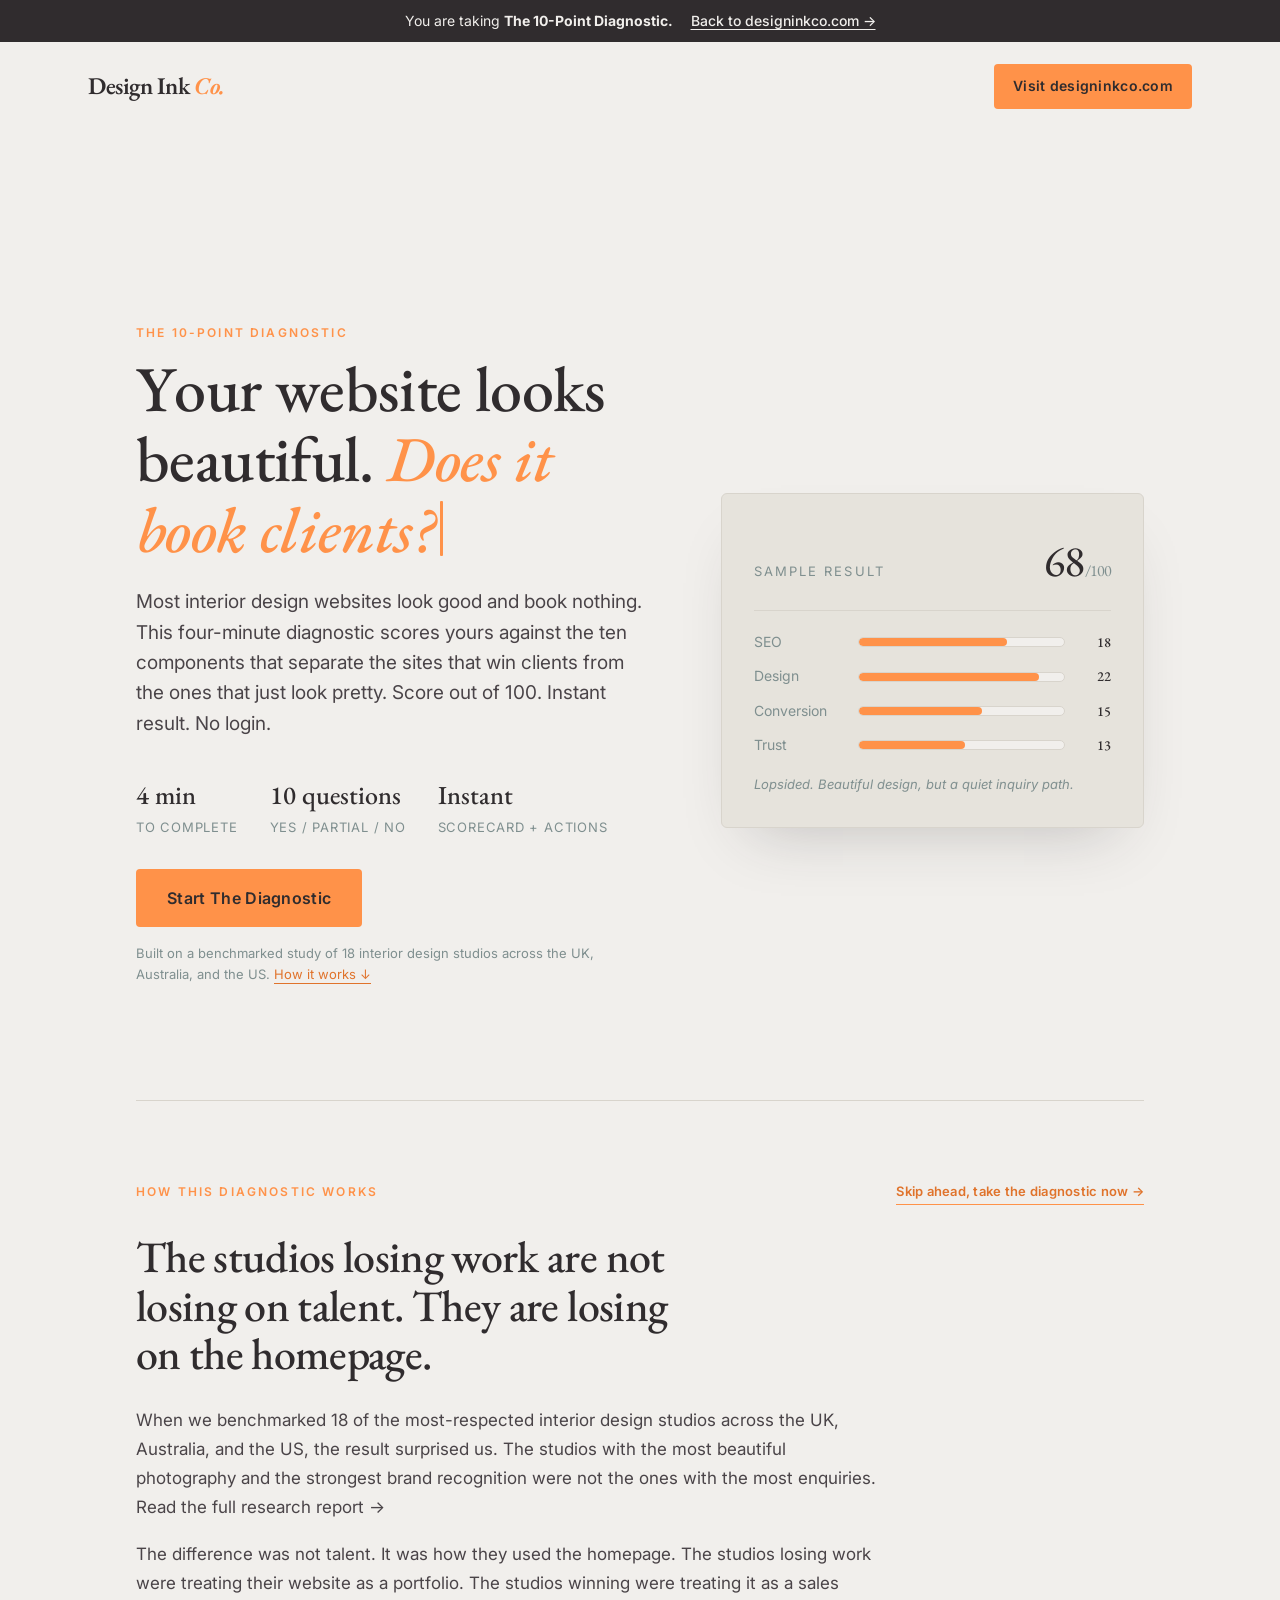
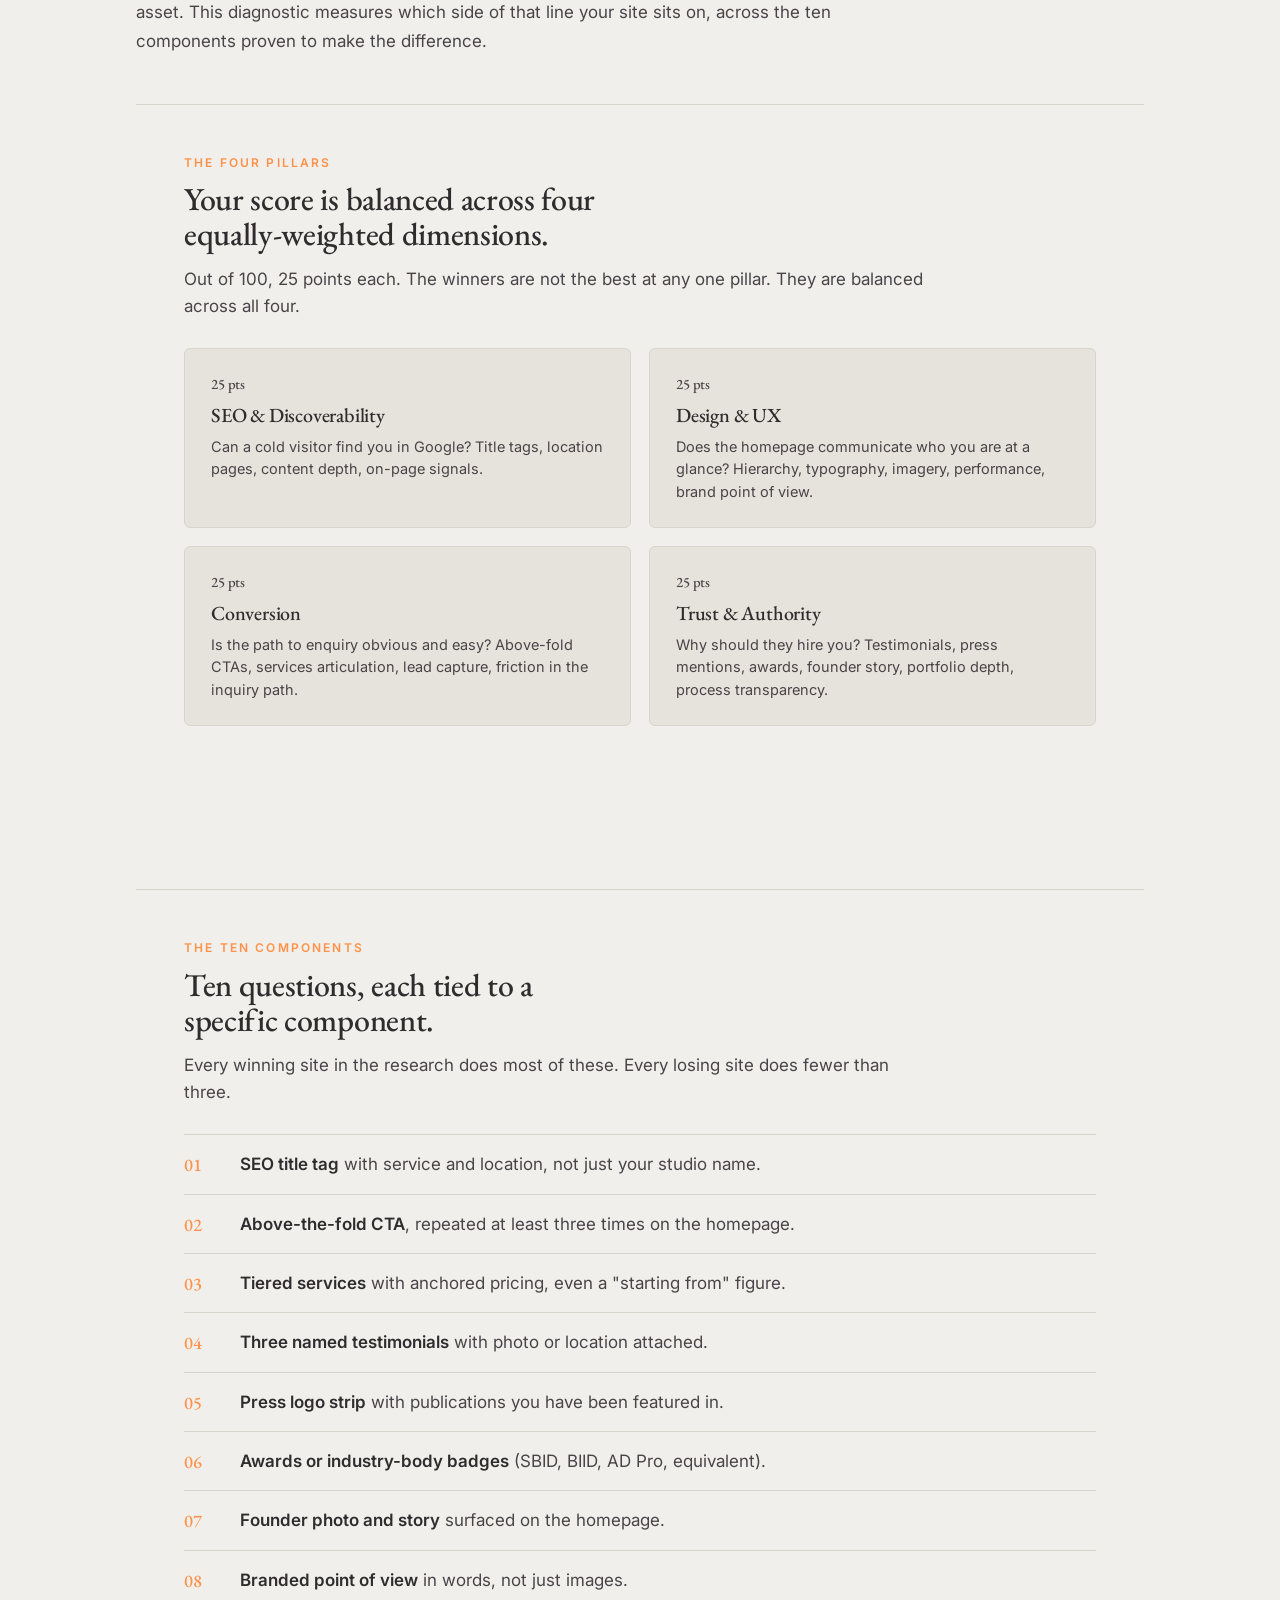
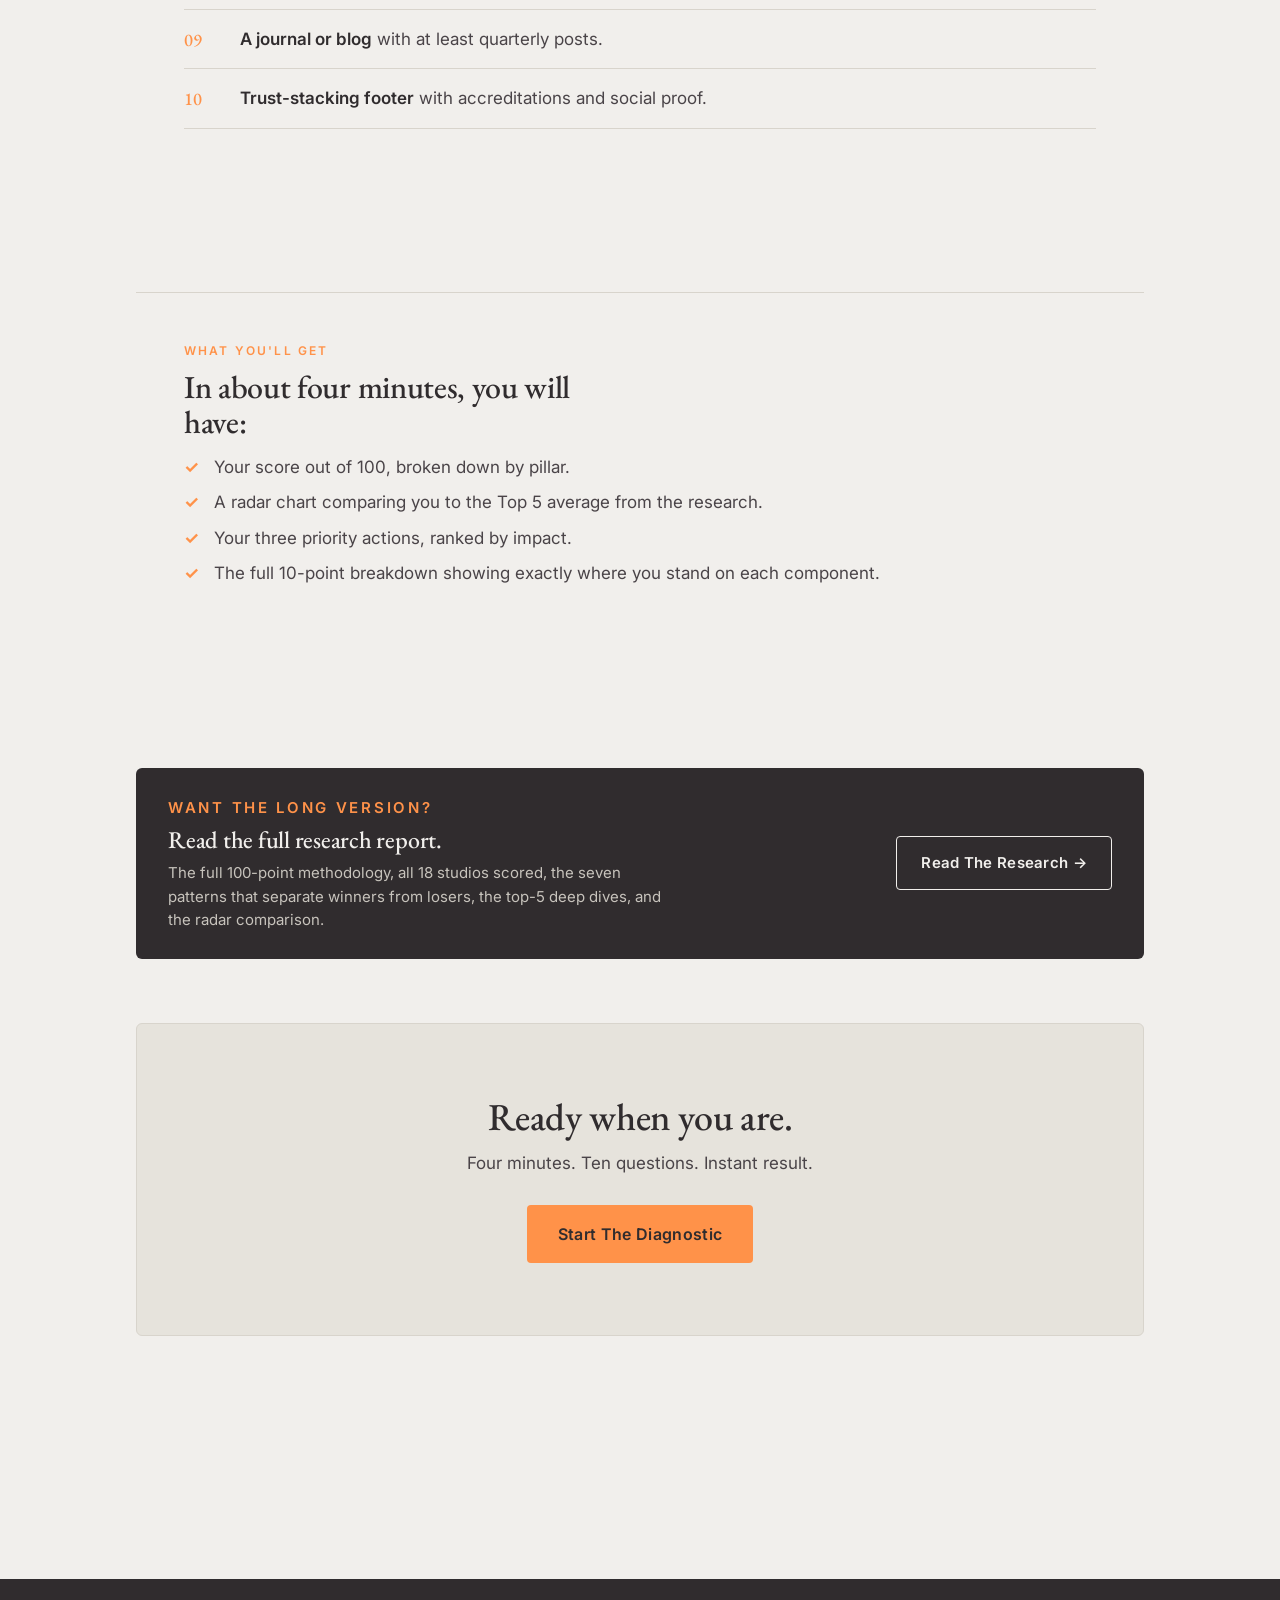
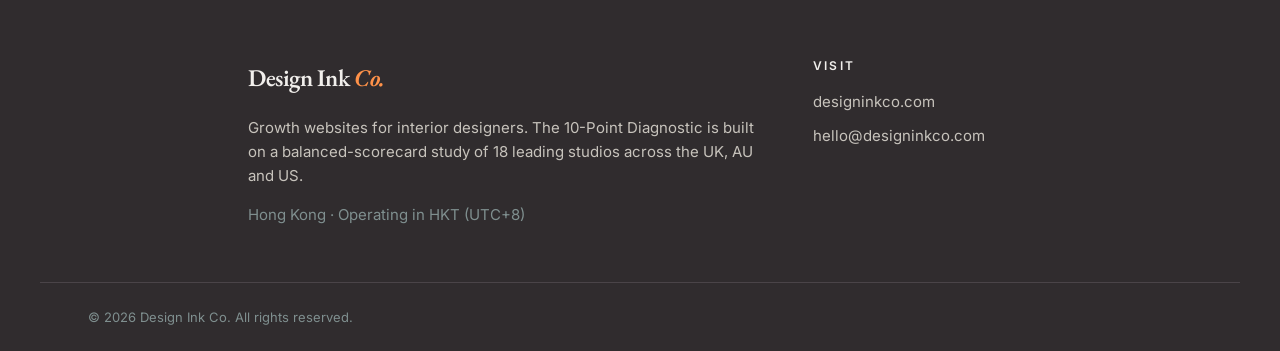
<file: index.html>
<!doctype html>
<html lang="en">
<head>
  <meta charset="utf-8" />
  <meta name="viewport" content="width=device-width, initial-scale=1" />
  <title>The 10-Point Diagnostic: Score Your Interior Design Website Free | Design Ink Co.</title>
  <meta name="description" content="Score your interior design studio website in 4 minutes against the 10 components proven to win clients. Free instant balanced scorecard across SEO, Design, Conversion, and Trust." />
  <meta name="theme-color" content="#1A1A1A" />

  <link rel="preconnect" href="https://fonts.googleapis.com" />
  <link rel="preconnect" href="https://fonts.gstatic.com" crossorigin />
  <link href="https://fonts.googleapis.com/css2?family=EB+Garamond:ital,wght@0,400;0,500;0,600;0,700;1,400;1,500;1,600;1,700&family=Inter:wght@300;400;500;600;700&display=swap" rel="stylesheet" />

  <link rel="stylesheet" href="styles.css" />
  <script src="motion.js" defer></script>
</head>
<body>

  <!-- ===== Top Banner ===== -->
  <div class="banner">
    <span>You are taking <strong>The 10-Point Diagnostic.</strong></span>
    <a href="https://www.designinkco.com">Back to designinkco.com →</a>
  </div>

  <!-- ===== Header (lead-magnet mode: minimal chrome, no agency nav) ===== -->
  <header class="site-header">
    <a href="https://www.designinkco.com" class="logo">Design Ink<span>Co.</span></a>
    <a href="https://www.designinkco.com" class="btn btn-primary btn-sm">Visit designinkco.com</a>
  </header>

  <!-- ===== Diagnostic App ===== -->
  <main class="dx-app" id="dx-app">

    <!-- INTRO STATE -->
    <section class="dx-state dx-intro" data-state="intro">

      <!-- Hero (top of intro) -->
      <div class="dx-intro-top">
        <div class="dx-intro-inner">
          <p class="eyebrow">The 10-Point Diagnostic</p>
          <h1 data-typewriter>Your website looks beautiful. <em>Does it book clients?</em></h1>
          <p class="lede">Most interior design websites look good and book nothing. This four-minute diagnostic scores yours against the ten components that separate the sites that win clients from the ones that just look pretty. Score out of 100. Instant result. No login.</p>

          <div class="dx-intro-meta">
            <div><strong>4 min</strong><span>to complete</span></div>
            <div><strong>10 questions</strong><span>yes / partial / no</span></div>
            <div><strong>Instant</strong><span>scorecard + actions</span></div>
          </div>

          <button class="btn btn-primary btn-lg" data-action="start">Start The Diagnostic</button>
          <p class="dx-fine">Built on a benchmarked study of 18 interior design studios across the UK, Australia, and the US. <a href="#methodology">How it works ↓</a></p>
        </div>

        <aside class="dx-intro-card">
          <div class="scorecard">
            <div class="scorecard-head">
              <span>Sample Result</span>
              <span class="score">68<small>/100</small></span>
            </div>
            <div class="bar"><label>SEO</label><div class="track"><span style="width:72%"></span></div><b>18</b></div>
            <div class="bar"><label>Design</label><div class="track"><span style="width:88%"></span></div><b>22</b></div>
            <div class="bar"><label>Conversion</label><div class="track"><span style="width:60%"></span></div><b>15</b></div>
            <div class="bar"><label>Trust</label><div class="track"><span style="width:52%"></span></div><b>13</b></div>
            <p class="scorecard-foot">Lopsided. Beautiful design, but a quiet inquiry path.</p>
          </div>
        </aside>
      </div>

      <!-- Methodology (long-form explainer; only visible during intro state) -->
      <div class="dx-methodology" id="methodology">

        <header class="dx-meth-head">
          <p class="eyebrow">How This Diagnostic Works</p>
          <a href="#dx-start-bottom" class="dx-meth-skip">Skip ahead, take the diagnostic now →</a>
        </header>

        <h2 class="dx-meth-headline">The studios losing work are not losing on talent. They are losing on the homepage.</h2>

        <div class="dx-meth-body">
          <p>When we benchmarked 18 of the most-respected interior design studios across the UK, Australia, and the US, the result surprised us. The studios with the most beautiful photography and the strongest brand recognition were not the ones with the most enquiries. <a href="/research.html">Read the full research report →</a></p>
          <p>The difference was not talent. It was how they used the homepage. The studios losing work were treating their website as a portfolio. The studios winning were treating it as a sales asset. This diagnostic measures which side of that line your site sits on, across the ten components proven to make the difference.</p>
        </div>

        <!-- The four pillars -->
        <section class="dx-meth-section">
          <p class="eyebrow">The Four Pillars</p>
          <h3>Your score is balanced across four equally-weighted dimensions.</h3>
          <p class="dx-meth-lede">Out of 100, 25 points each. The winners are not the best at any one pillar. They are balanced across all four.</p>

          <div class="pillar-grid">
            <article class="pillar">
              <p class="pillar-pts">25 pts</p>
              <h3>SEO &amp; Discoverability</h3>
              <p>Can a cold visitor find you in Google? Title tags, location pages, content depth, on-page signals.</p>
            </article>
            <article class="pillar">
              <p class="pillar-pts">25 pts</p>
              <h3>Design &amp; UX</h3>
              <p>Does the homepage communicate who you are at a glance? Hierarchy, typography, imagery, performance, brand point of view.</p>
            </article>
            <article class="pillar">
              <p class="pillar-pts">25 pts</p>
              <h3>Conversion</h3>
              <p>Is the path to enquiry obvious and easy? Above-fold CTAs, services articulation, lead capture, friction in the inquiry path.</p>
            </article>
            <article class="pillar">
              <p class="pillar-pts">25 pts</p>
              <h3>Trust &amp; Authority</h3>
              <p>Why should they hire you? Testimonials, press mentions, awards, founder story, portfolio depth, process transparency.</p>
            </article>
          </div>
        </section>

        <!-- The ten components -->
        <section class="dx-meth-section">
          <p class="eyebrow">The Ten Components</p>
          <h3>Ten questions, each tied to a specific component.</h3>
          <p class="dx-meth-lede">Every winning site in the research does most of these. Every losing site does fewer than three.</p>

          <ol class="blueprint-list">
            <li><strong>SEO title tag</strong> with service and location, not just your studio name.</li>
            <li><strong>Above-the-fold CTA</strong>, repeated at least three times on the homepage.</li>
            <li><strong>Tiered services</strong> with anchored pricing, even a "starting from" figure.</li>
            <li><strong>Three named testimonials</strong> with photo or location attached.</li>
            <li><strong>Press logo strip</strong> with publications you have been featured in.</li>
            <li><strong>Awards or industry-body badges</strong> (SBID, BIID, AD Pro, equivalent).</li>
            <li><strong>Founder photo and story</strong> surfaced on the homepage.</li>
            <li><strong>Branded point of view</strong> in words, not just images.</li>
            <li><strong>A journal or blog</strong> with at least quarterly posts.</li>
            <li><strong>Trust-stacking footer</strong> with accreditations and social proof.</li>
          </ol>
        </section>

        <!-- What you'll get -->
        <section class="dx-meth-section">
          <p class="eyebrow">What You'll Get</p>
          <h3>In about four minutes, you will have:</h3>

          <ul class="check-list dx-meth-output">
            <li>Your score out of 100, broken down by pillar.</li>
            <li>A radar chart comparing you to the Top 5 average from the research.</li>
            <li>Your three priority actions, ranked by impact.</li>
            <li>The full 10-point breakdown showing exactly where you stand on each component.</li>
          </ul>
        </section>

        <!-- Research callout -->
        <aside class="dx-meth-research">
          <div>
            <p class="eyebrow">Want The Long Version?</p>
            <h3>Read the full research report.</h3>
            <p>The full 100-point methodology, all 18 studios scored, the seven patterns that separate winners from losers, the top-5 deep dives, and the radar comparison.</p>
          </div>
          <a href="/research.html" class="btn btn-ghost">Read The Research →</a>
        </aside>

        <!-- Final CTA -->
        <div class="dx-meth-cta">
          <h2>Ready when you are.</h2>
          <p>Four minutes. Ten questions. Instant result.</p>
          <button class="btn btn-primary btn-lg" data-action="start" id="dx-start-bottom">Start The Diagnostic</button>
        </div>

      </div>

    </section>

    <!-- QUESTION STATE -->
    <section class="dx-state dx-question" data-state="question" hidden>
      <div class="dx-progress-wrap">
        <div class="dx-progress">
          <div class="dx-progress-bar" id="dx-bar"></div>
        </div>
        <div class="dx-progress-meta">
          <span>Question <span id="dx-current">1</span> of 10</span>
          <span id="dx-pillar">SEO &amp; Discoverability</span>
        </div>
      </div>

      <div class="dx-question-inner">
        <p class="dx-q-no" id="dx-q-no">01</p>
        <h2 id="dx-q-text">Question text goes here.</h2>
        <p class="dx-q-help" id="dx-q-help">Helper text goes here.</p>

        <div class="dx-options">
          <button class="dx-option" data-value="10">
            <span class="dx-key">Yes</span>
            <span class="dx-label" id="dx-opt-yes">Fully done</span>
          </button>
          <button class="dx-option" data-value="5">
            <span class="dx-key">Partially</span>
            <span class="dx-label" id="dx-opt-partial">Sort of, not really</span>
          </button>
          <button class="dx-option" data-value="0">
            <span class="dx-key">No</span>
            <span class="dx-label" id="dx-opt-no">Not at all</span>
          </button>
        </div>

        <div class="dx-controls">
          <button class="btn btn-ghost btn-sm" id="dx-back">← Back</button>
        </div>
      </div>
    </section>

    <!-- GATE STATE -->
    <section class="dx-state dx-gate" data-state="gate" hidden>
      <div class="dx-gate-inner">
        <p class="eyebrow">Almost there</p>
        <h2 data-typewriter>Where should we send your results?</h2>
        <p class="lede">Your score is ready. Enter your details and we'll show you your full breakdown, your three priority actions, and how your site compares to the top-performing studios in the research.</p>

        <form class="dx-gate-form" id="dx-gate-form" novalidate>
          <label>
            <span>Your name</span>
            <input type="text" name="name" id="dx-name" required autocomplete="name" />
          </label>
          <label>
            <span>Email</span>
            <input type="email" name="email" id="dx-email" required autocomplete="email" />
          </label>
          <label>
            <span>Studio name</span>
            <input type="text" name="studio" id="dx-studio" required />
          </label>
          <label>
            <span>Studio website URL <em>(optional)</em></span>
            <input type="url" name="url" id="dx-url" placeholder="https://" />
          </label>
          <label class="dx-consent">
            <input type="checkbox" id="dx-consent" />
            <span>I am happy to join the Design Ink Co. mailing list, unsubscribe at any time.</span>
          </label>
          <button type="submit" class="btn btn-primary btn-lg">Show Me My Score</button>
          <p class="dx-fine">No spam, no list selling. We use your details only to send your results and follow up.</p>
        </form>
      </div>
    </section>

    <!-- RESULTS STATE -->
    <section class="dx-state dx-results" data-state="results" hidden>
      <header class="dx-results-head">
        <p class="eyebrow">Your Scorecard</p>
        <h2 id="dx-result-headline" data-typewriter>Here's how your site scores.</h2>
        <p class="lede" id="dx-result-sub">A balanced scorecard across the four pillars that decide whether a cold visitor inquires: SEO, Design, Conversion, and Trust.</p>
      </header>

      <div class="dx-results-grid">
        <div class="dx-radar-wrap">
          <header class="dx-radar-head">
            <p class="eyebrow">Your Balanced Scorecard</p>
            <p class="dx-radar-total"><span id="dx-total">0</span><small>/100</small></p>
            <p class="dx-radar-shape" id="dx-shape">Your shape: balanced, expanded, lopsided, or collapsed.</p>
          </header>

          <svg
            class="dx-radar"
            viewBox="0 0 440 420"
            xmlns="http://www.w3.org/2000/svg"
            role="img"
            aria-label="Radar chart showing your balanced-scorecard score across SEO, Design, Conversion, and Trust, overlaid against the Top 5 Average benchmark from the research."
          >
            <!-- Grid rings (5, 10, 15, 20, 25) -->
            <polygon class="grid" points="220,178 252,210 220,242 188,210" />
            <polygon class="grid" points="220,146 284,210 220,274 156,210" />
            <polygon class="grid" points="220,114 316,210 220,306 124,210" />
            <polygon class="grid" points="220,82 348,210 220,338 92,210" />
            <polygon class="grid grid-outer" points="220,50 380,210 220,370 60,210" />

            <!-- Axes -->
            <line class="axis" x1="220" y1="210" x2="220" y2="50" />
            <line class="axis" x1="220" y1="210" x2="380" y2="210" />
            <line class="axis" x1="220" y1="210" x2="220" y2="370" />
            <line class="axis" x1="220" y1="210" x2="60" y2="210" />

            <!-- Scale numbers -->
            <text class="scale" x="226" y="184">5</text>
            <text class="scale" x="226" y="152">10</text>
            <text class="scale" x="226" y="120">15</text>
            <text class="scale" x="226" y="88">20</text>
            <text class="scale" x="226" y="56">25</text>

            <!-- Top 5 Average benchmark (dashed outline) -->
            <polygon class="poly benchmark" points="220,58.96 350.56,210 220,344.4 85.6,210" />
            <!-- Benchmark axis values, anchored near each benchmark vertex -->
            <text class="bm-num" x="236" y="67" text-anchor="start">23.6</text>
            <text class="bm-num" x="350.56" y="198" text-anchor="middle">20.4</text>
            <text class="bm-num" x="236" y="346" text-anchor="start">21.0</text>
            <text class="bm-num" x="85.6" y="198" text-anchor="middle">21.0</text>

            <!-- Your polygon (dynamic, written by JS) -->
            <polygon class="poly user" id="dx-user-poly" points="220,210 220,210 220,210 220,210" />
            <circle class="vertex user" id="dx-v-seo" cx="220" cy="210" r="5" />
            <circle class="vertex user" id="dx-v-design" cx="220" cy="210" r="5" />
            <circle class="vertex user" id="dx-v-conv" cx="220" cy="210" r="5" />
            <circle class="vertex user" id="dx-v-trust" cx="220" cy="210" r="5" />

            <!-- Pillar labels -->
            <text class="label" x="220" y="34" text-anchor="middle">SEO</text>
            <text class="label" x="392" y="214" text-anchor="start">Design</text>
            <text class="label" x="220" y="395" text-anchor="middle">Conversion</text>
            <text class="label" x="48" y="214" text-anchor="end">Trust</text>

            <!-- Pillar score callouts (dynamic, written by JS) -->
            <text class="dx-pillar-num" x="220" y="50" text-anchor="middle" id="dx-radar-seo"></text>
            <text class="dx-pillar-num" x="386" y="200" text-anchor="end" id="dx-radar-design"></text>
            <text class="dx-pillar-num" x="220" y="378" text-anchor="middle" id="dx-radar-conv"></text>
            <text class="dx-pillar-num" x="54" y="200" text-anchor="start" id="dx-radar-trust"></text>
          </svg>

          <ul class="dx-radar-legend">
            <li><span class="dot user" aria-hidden="true"></span>Your site</li>
            <li><span class="dot benchmark" aria-hidden="true"></span>Top 5 average <em>&mdash; the benchmark</em></li>
          </ul>
        </div>

        <div class="dx-actions">
          <h3>Your three priority actions</h3>
          <p class="dx-actions-sub">Ranked by impact, based on the components you scored lowest on.</p>
          <ol class="dx-action-list" id="dx-action-list">
            <!-- populated by JS -->
          </ol>
        </div>
      </div>

      <section class="dx-checklist">
        <h3>The full 10-point breakdown</h3>
        <ol class="dx-breakdown" id="dx-breakdown">
          <!-- populated by JS -->
        </ol>
      </section>

      <section class="dx-cta-final" id="book">
        <h2 data-typewriter>Want to talk through your score?</h2>
        <p>Book a free 30-minute discovery call. We'll walk through your results, identify the two changes that would move the needle most, and talk about whether Design for Success is the right next step for your business.</p>
        <div class="cta-row">
          <a href="https://DESIGNINKCO.as.me" class="btn btn-primary btn-lg">Book A Discovery Call</a>
          <a href="https://www.designinkco.com" class="btn btn-ghost btn-lg">Back to designinkco.com</a>
        </div>
        <p class="dx-fine"><a href="#" id="dx-restart">Or take the diagnostic again →</a></p>
      </section>
    </section>

  </main>

  <!-- ===== Footer (lead-magnet: minimal, single back-link to designinkco.com) ===== -->
  <footer class="site-footer">
    <div class="foot-grid foot-grid-lean">
      <div class="foot-brand">
        <a href="https://www.designinkco.com" class="logo logo-light">Design Ink<span>Co.</span></a>
        <p>Growth websites for interior designers. The 10-Point Diagnostic is built on a balanced-scorecard study of 18 leading studios across the UK, AU and US.</p>
        <p class="foot-meta">Hong Kong &middot; Operating in HKT (UTC+8)</p>
      </div>
      <div class="foot-col">
        <h4>Visit</h4>
        <a href="https://www.designinkco.com">designinkco.com</a>
        <a href="mailto:hello@designinkco.com">hello@designinkco.com</a>
      </div>
    </div>
    <div class="foot-trust">
      <p class="copyright">&copy; 2026 Design Ink Co. All rights reserved.</p>
    </div>
  </footer>

  <script src="diagnostic.js" defer></script>
</body>
</html>
</file>
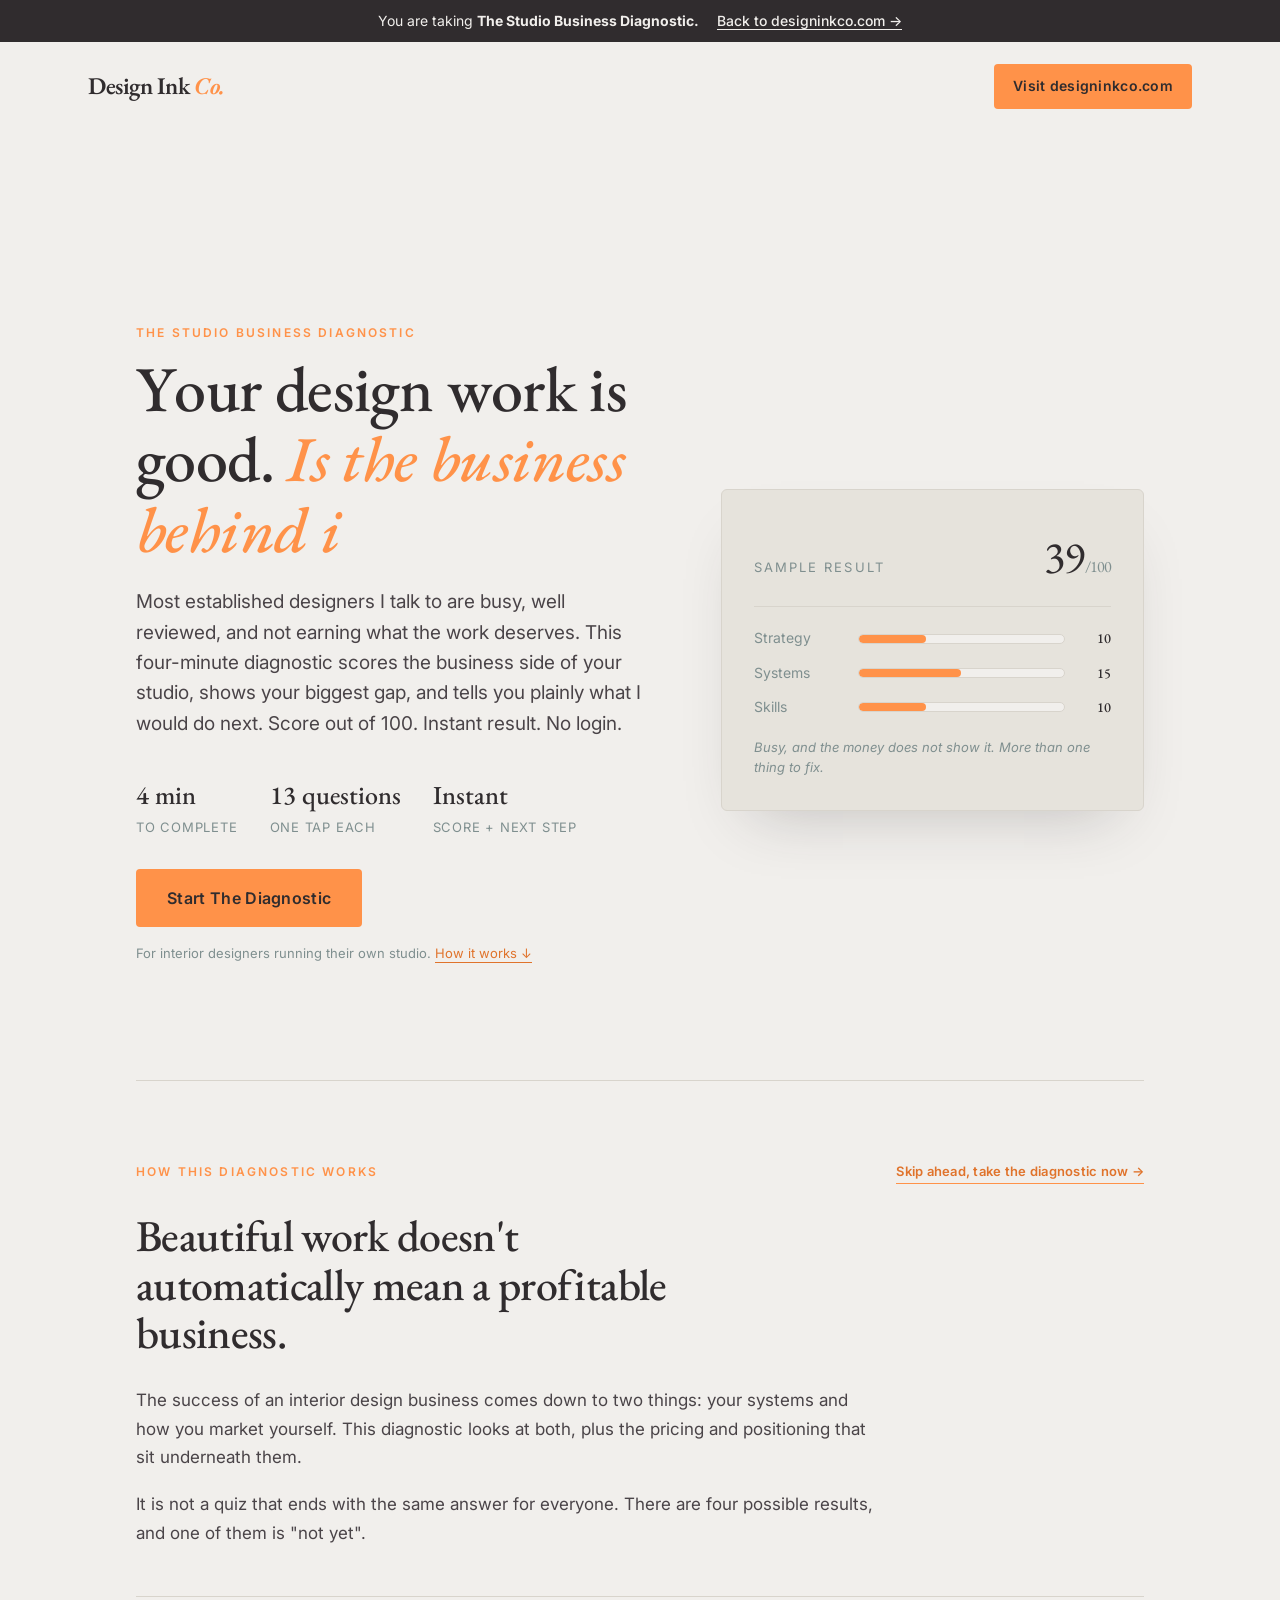
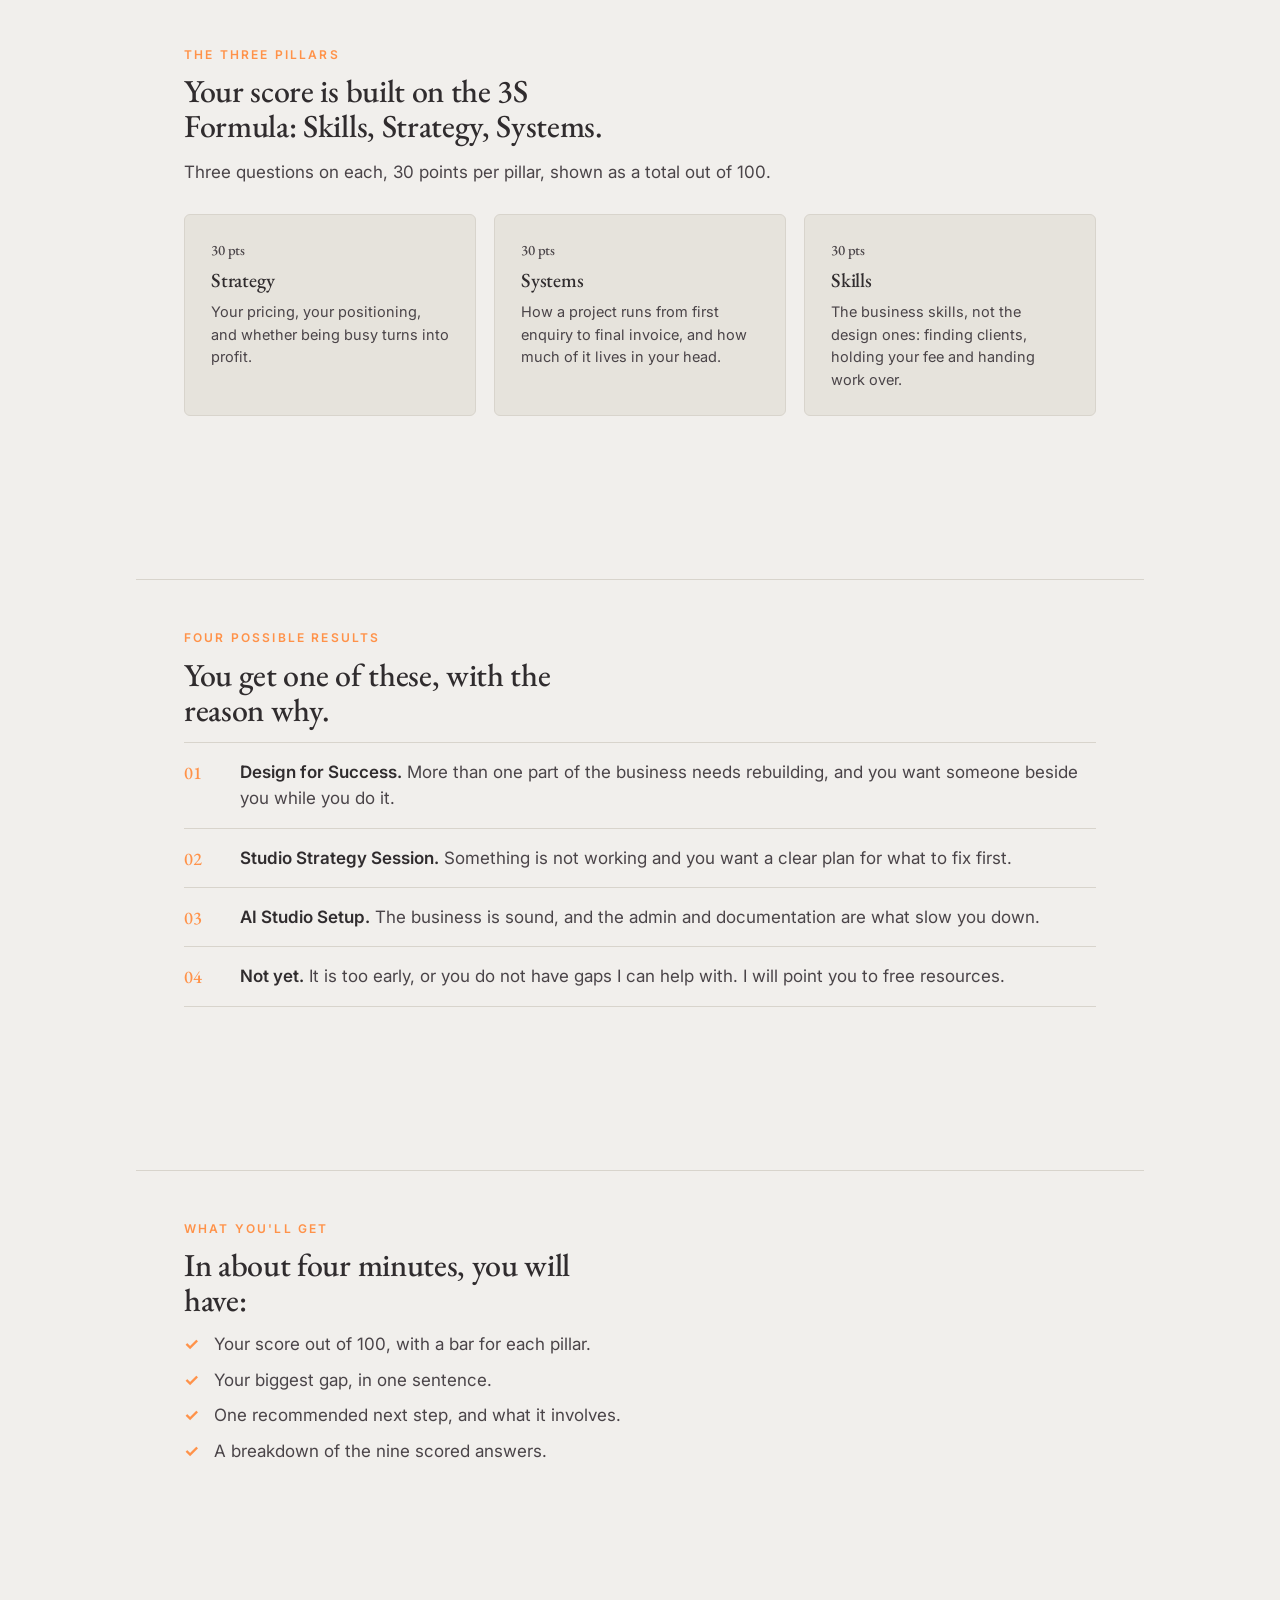
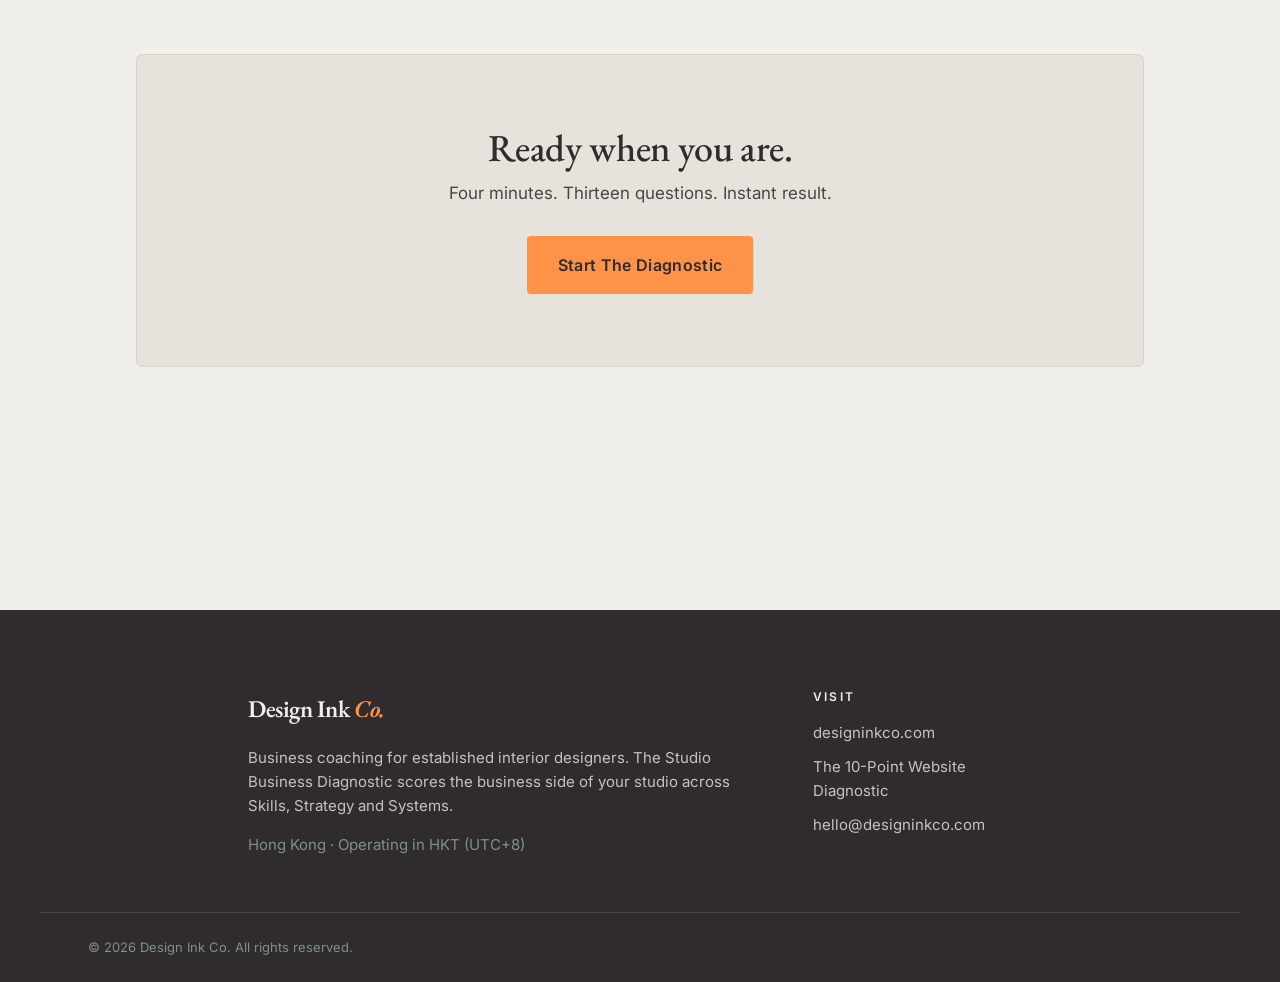
<file: business.html>
<!doctype html>
<html lang="en">
<head>
  <meta charset="utf-8" />
  <meta name="viewport" content="width=device-width, initial-scale=1" />
  <title>The Studio Business Diagnostic: Score the Business Side of Your Interior Design Studio | Design Ink Co.</title>
  <meta name="description" content="A free four-minute diagnostic for established interior designers. Score the business side of your studio across Skills, Strategy and Systems, see your biggest gap, and get one honest next step." />
  <meta name="theme-color" content="#1A1A1A" />

  <link rel="preconnect" href="https://fonts.googleapis.com" />
  <link rel="preconnect" href="https://fonts.gstatic.com" crossorigin />
  <link href="https://fonts.googleapis.com/css2?family=EB+Garamond:ital,wght@0,400;0,500;0,600;0,700;1,400;1,500;1,600;1,700&family=Inter:wght@300;400;500;600;700&display=swap" rel="stylesheet" />

  <link rel="stylesheet" href="styles.css" />
  <link rel="stylesheet" href="business.css" />
  <script src="motion.js" defer></script>
</head>
<body>

  <!-- ===== Top Banner ===== -->
  <div class="banner">
    <span>You are taking <strong>The Studio Business Diagnostic.</strong></span>
    <a href="https://www.designinkco.com">Back to designinkco.com →</a>
  </div>

  <!-- ===== Header ===== -->
  <header class="site-header">
    <a href="https://www.designinkco.com" class="logo">Design Ink<span>Co.</span></a>
    <a href="https://www.designinkco.com" class="btn btn-primary btn-sm">Visit designinkco.com</a>
  </header>

  <main class="dx-app" id="dx-app">

    <!-- INTRO STATE -->
    <section class="dx-state dx-intro" data-state="intro">

      <div class="dx-intro-top">
        <div class="dx-intro-inner">
          <p class="eyebrow">The Studio Business Diagnostic</p>
          <h1 data-typewriter>Your design work is good. <em>Is the business behind it?</em></h1>
          <p class="lede">Most established designers I talk to are busy, well reviewed, and not earning what the work deserves. This four-minute diagnostic scores the business side of your studio, shows your biggest gap, and tells you plainly what I would do next. Score out of 100. Instant result. No login.</p>

          <div class="dx-intro-meta">
            <div><strong>4 min</strong><span>to complete</span></div>
            <div><strong>13 questions</strong><span>one tap each</span></div>
            <div><strong>Instant</strong><span>score + next step</span></div>
          </div>

          <button class="btn btn-primary btn-lg" data-action="start">Start The Diagnostic</button>
          <p class="dx-fine">For interior designers running their own studio. <a href="#methodology">How it works ↓</a></p>
        </div>

        <aside class="dx-intro-card">
          <div class="scorecard">
            <div class="scorecard-head">
              <span>Sample Result</span>
              <span class="score">39<small>/100</small></span>
            </div>
            <div class="bar"><label>Strategy</label><div class="track"><span style="width:33%"></span></div><b>10</b></div>
            <div class="bar"><label>Systems</label><div class="track"><span style="width:50%"></span></div><b>15</b></div>
            <div class="bar"><label>Skills</label><div class="track"><span style="width:33%"></span></div><b>10</b></div>
            <p class="scorecard-foot">Busy, and the money does not show it. More than one thing to fix.</p>
          </div>
        </aside>
      </div>

      <div class="dx-methodology" id="methodology">

        <header class="dx-meth-head">
          <p class="eyebrow">How This Diagnostic Works</p>
          <a href="#dx-start-bottom" class="dx-meth-skip">Skip ahead, take the diagnostic now →</a>
        </header>

        <h2 class="dx-meth-headline">Beautiful work doesn't automatically mean a profitable business.</h2>

        <div class="dx-meth-body">
          <p>The success of an interior design business comes down to two things: your systems and how you market yourself. This diagnostic looks at both, plus the pricing and positioning that sit underneath them.</p>
          <p>It is not a quiz that ends with the same answer for everyone. There are four possible results, and one of them is "not yet".</p>
        </div>

        <section class="dx-meth-section">
          <p class="eyebrow">The Three Pillars</p>
          <h3>Your score is built on the 3S Formula: Skills, Strategy, Systems.</h3>
          <p class="dx-meth-lede">Three questions on each, 30 points per pillar, shown as a total out of 100.</p>

          <div class="pillar-grid sb-pillar-grid">
            <article class="pillar">
              <p class="pillar-pts">30 pts</p>
              <h3>Strategy</h3>
              <p>Your pricing, your positioning, and whether being busy turns into profit.</p>
            </article>
            <article class="pillar">
              <p class="pillar-pts">30 pts</p>
              <h3>Systems</h3>
              <p>How a project runs from first enquiry to final invoice, and how much of it lives in your head.</p>
            </article>
            <article class="pillar">
              <p class="pillar-pts">30 pts</p>
              <h3>Skills</h3>
              <p>The business skills, not the design ones: finding clients, holding your fee and handing work over.</p>
            </article>
          </div>
        </section>

        <section class="dx-meth-section">
          <p class="eyebrow">Four Possible Results</p>
          <h3>You get one of these, with the reason why.</h3>

          <ol class="blueprint-list">
            <li><strong>Design for Success.</strong> More than one part of the business needs rebuilding, and you want someone beside you while you do it.</li>
            <li><strong>Studio Strategy Session.</strong> Something is not working and you want a clear plan for what to fix first.</li>
            <li><strong>AI Studio Setup.</strong> The business is sound, and the admin and documentation are what slow you down.</li>
            <li><strong>Not yet.</strong> It is too early, or you do not have gaps I can help with. I will point you to free resources.</li>
          </ol>
        </section>

        <section class="dx-meth-section">
          <p class="eyebrow">What You'll Get</p>
          <h3>In about four minutes, you will have:</h3>

          <ul class="check-list dx-meth-output">
            <li>Your score out of 100, with a bar for each pillar.</li>
            <li>Your biggest gap, in one sentence.</li>
            <li>One recommended next step, and what it involves.</li>
            <li>A breakdown of the nine scored answers.</li>
          </ul>
        </section>

        <div class="dx-meth-cta">
          <h2>Ready when you are.</h2>
          <p>Four minutes. Thirteen questions. Instant result.</p>
          <button class="btn btn-primary btn-lg" data-action="start" id="dx-start-bottom">Start The Diagnostic</button>
        </div>

      </div>
    </section>

    <!-- QUESTION STATE -->
    <section class="dx-state dx-question" data-state="question" hidden>
      <div class="dx-progress-wrap">
        <div class="dx-progress">
          <div class="dx-progress-bar" id="dx-bar"></div>
        </div>
        <div class="dx-progress-meta">
          <span>Question <span id="dx-current">1</span> of <span id="dx-total-q">13</span></span>
          <span id="dx-pillar">About your studio</span>
        </div>
      </div>

      <div class="dx-question-inner">
        <p class="dx-q-no" id="dx-q-no">01</p>
        <h2 id="dx-q-text">Question text goes here.</h2>
        <p class="dx-q-help" id="dx-q-help">Helper text goes here.</p>

        <div class="dx-options sb-options" id="dx-options">
          <!-- populated by JS -->
        </div>

        <div class="dx-controls">
          <button class="btn btn-ghost btn-sm" id="dx-back">← Back</button>
        </div>
      </div>
    </section>

    <!-- RESULTS STATE -->
    <section class="dx-state dx-results" data-state="results" hidden>
      <header class="dx-results-head">
        <p class="eyebrow" id="sb-label">Your next step</p>
        <h2 id="sb-headline">Your result.</h2>
      </header>

      <div class="dx-results-grid sb-results-grid">

        <!-- Score card -->
        <div class="dx-radar-wrap sb-score">
          <header class="dx-radar-head">
            <p class="eyebrow">Your Studio Business Score</p>
            <p class="dx-radar-total"><span id="sb-total">0</span><small>/100</small></p>
          </header>

          <div class="sb-bars">
            <div class="sb-row" id="sb-row-strategy">
              <span class="sb-row-label">Strategy</span>
              <div class="sb-track"><span id="sb-bar-strategy"></span></div>
              <b><span id="sb-num-strategy">0</span><small>/30</small></b>
            </div>
            <div class="sb-row" id="sb-row-systems">
              <span class="sb-row-label">Systems</span>
              <div class="sb-track"><span id="sb-bar-systems"></span></div>
              <b><span id="sb-num-systems">0</span><small>/30</small></b>
            </div>
            <div class="sb-row" id="sb-row-skills">
              <span class="sb-row-label">Skills</span>
              <div class="sb-track"><span id="sb-bar-skills"></span></div>
              <b><span id="sb-num-skills">0</span><small>/30</small></b>
            </div>
          </div>

          <p class="dx-radar-shape" id="sb-gap">Your biggest gap.</p>
        </div>

        <!-- Result copy -->
        <div class="dx-actions sb-result">
          <div class="sb-body" id="sb-body"><!-- populated by JS --></div>

          <h3 id="sb-what-title">What it is</h3>
          <ul class="check-list sb-what" id="sb-what"><!-- populated by JS --></ul>

          <div class="sb-cta">
            <a href="#" class="btn btn-primary btn-lg" id="sb-button">Next step</a>
            <a href="#" class="btn btn-ghost btn-lg" id="sb-second" hidden>Second link</a>
          </div>
          <p class="sb-under" id="sb-under"></p>
        </div>
      </div>

      <!-- Optional email -->
      <section class="sb-email">
        <div class="sb-email-copy">
          <p class="eyebrow">Optional</p>
          <h3>Want this in your inbox?</h3>
          <p>I will email you your score, your answers and what each one means. No login, and you can unsubscribe any time.</p>
        </div>
        <form class="dx-gate-form sb-email-form" id="sb-email-form" novalidate>
          <label>
            <span>First name</span>
            <input type="text" name="name" id="sb-name" autocomplete="given-name" />
          </label>
          <label>
            <span>Email</span>
            <input type="email" name="email" id="sb-email" autocomplete="email" />
          </label>
          <label class="dx-consent">
            <input type="checkbox" id="sb-consent" />
            <span>I am happy to join the Design Ink Co. mailing list, unsubscribe at any time.</span>
          </label>
          <button type="submit" class="btn btn-primary" id="sb-email-submit">Email me my full breakdown</button>
          <p class="sb-email-error" id="sb-email-error" role="alert" hidden></p>
        </form>
        <p class="sb-email-done" id="sb-email-done" hidden>Sent. Check your inbox in a few minutes.</p>
      </section>

      <section class="dx-checklist">
        <h3>Your nine scored answers</h3>
        <ol class="dx-breakdown" id="dx-breakdown">
          <!-- populated by JS -->
        </ol>
      </section>

      <section class="dx-cta-final">
        <h2>Not sure the result fits?</h2>
        <p>A diagnostic only knows thirteen answers. Book a free 30-minute Clarity Call, tell me where the business is stuck, and I will tell you plainly where I would start, or whether none of this fits.</p>
        <div class="cta-row">
          <a href="https://www.designinkco.com/clarity-call" class="btn btn-primary btn-lg">Book a free Clarity Call</a>
          <a href="https://www.designinkco.com/work-with-me" class="btn btn-ghost btn-lg">See all three ways to work with me</a>
        </div>
        <p class="dx-fine"><a href="#" id="dx-restart">Or take the diagnostic again →</a></p>
      </section>
    </section>

  </main>

  <footer class="site-footer">
    <div class="foot-grid foot-grid-lean">
      <div class="foot-brand">
        <a href="https://www.designinkco.com" class="logo logo-light">Design Ink<span>Co.</span></a>
        <p>Business coaching for established interior designers. The Studio Business Diagnostic scores the business side of your studio across Skills, Strategy and Systems.</p>
        <p class="foot-meta">Hong Kong &middot; Operating in HKT (UTC+8)</p>
      </div>
      <div class="foot-col">
        <h4>Visit</h4>
        <a href="https://www.designinkco.com">designinkco.com</a>
        <a href="https://www.designinkco.com/diagnostic">The 10-Point Website Diagnostic</a>
        <a href="mailto:hello@designinkco.com">hello@designinkco.com</a>
      </div>
    </div>
    <div class="foot-trust">
      <p class="copyright">&copy; 2026 Design Ink Co. All rights reserved.</p>
    </div>
  </footer>

  <script src="business.js" defer></script>
</body>
</html>
</file>
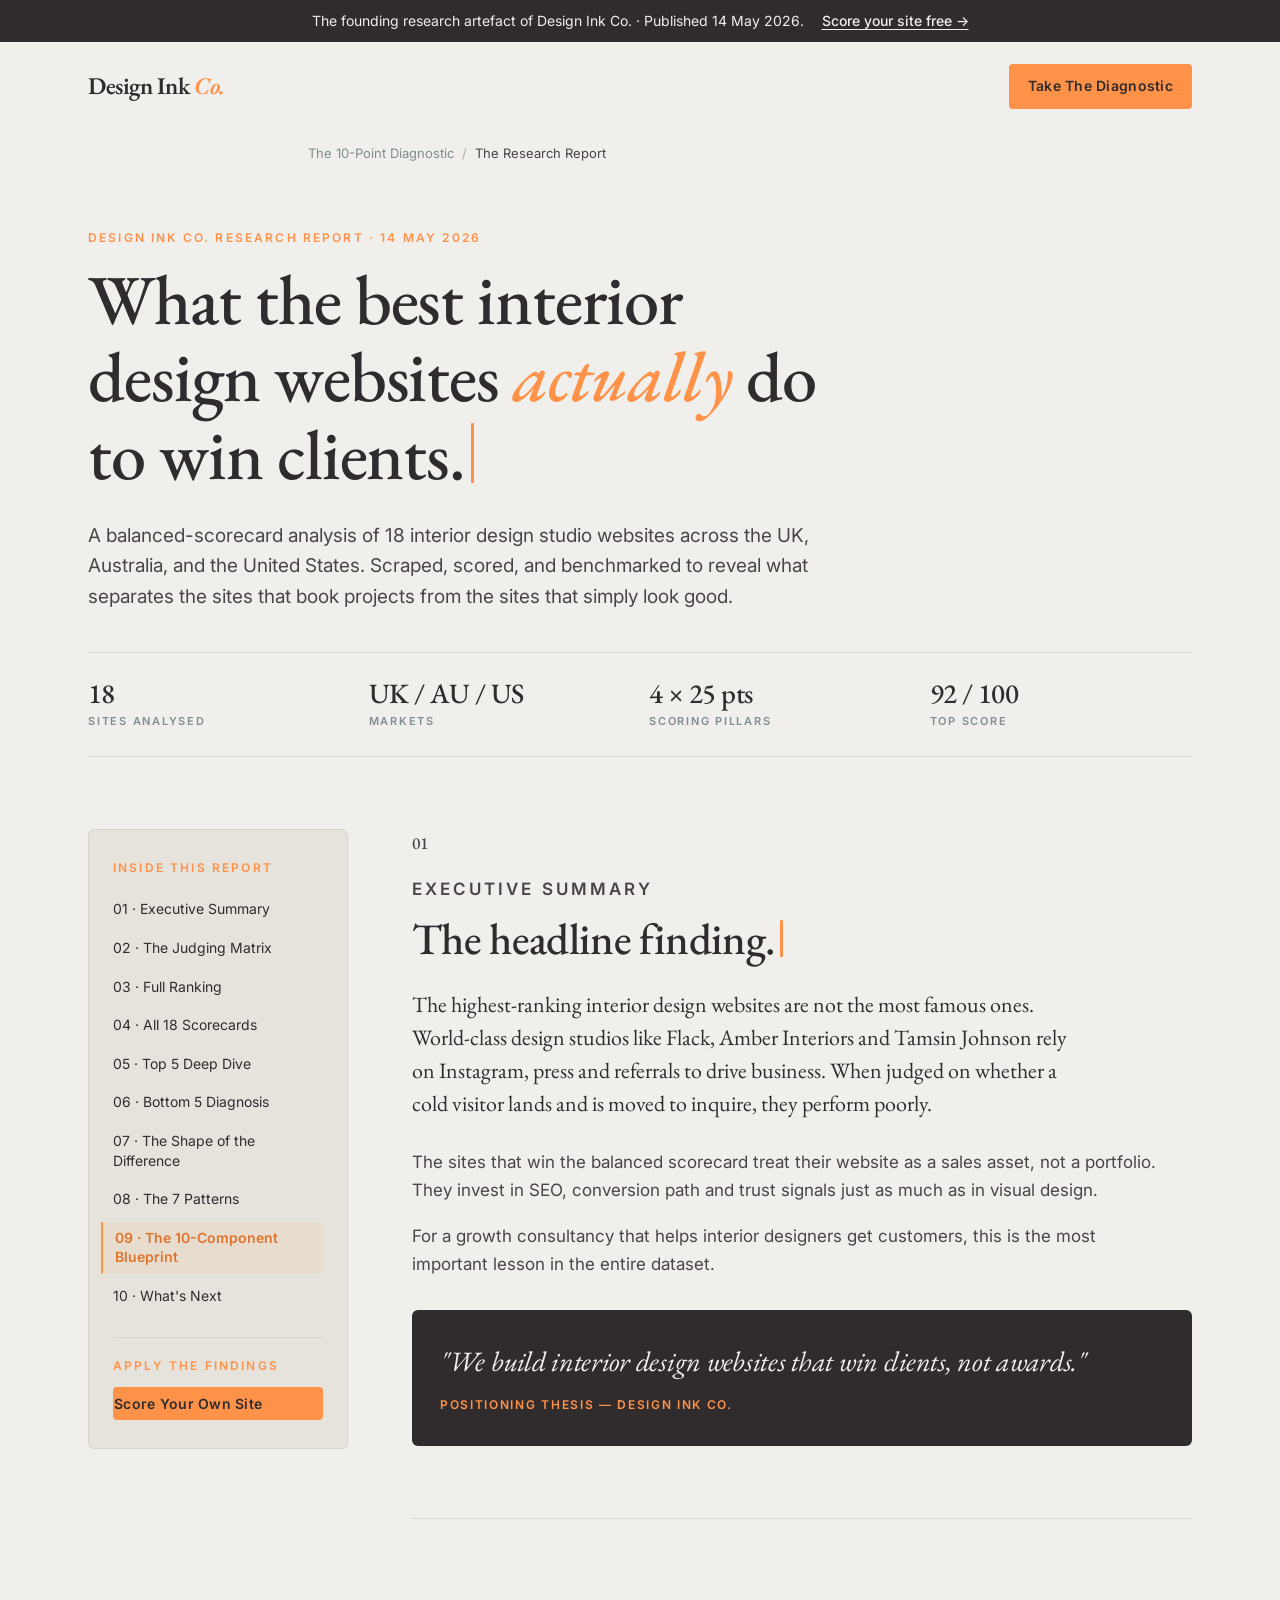
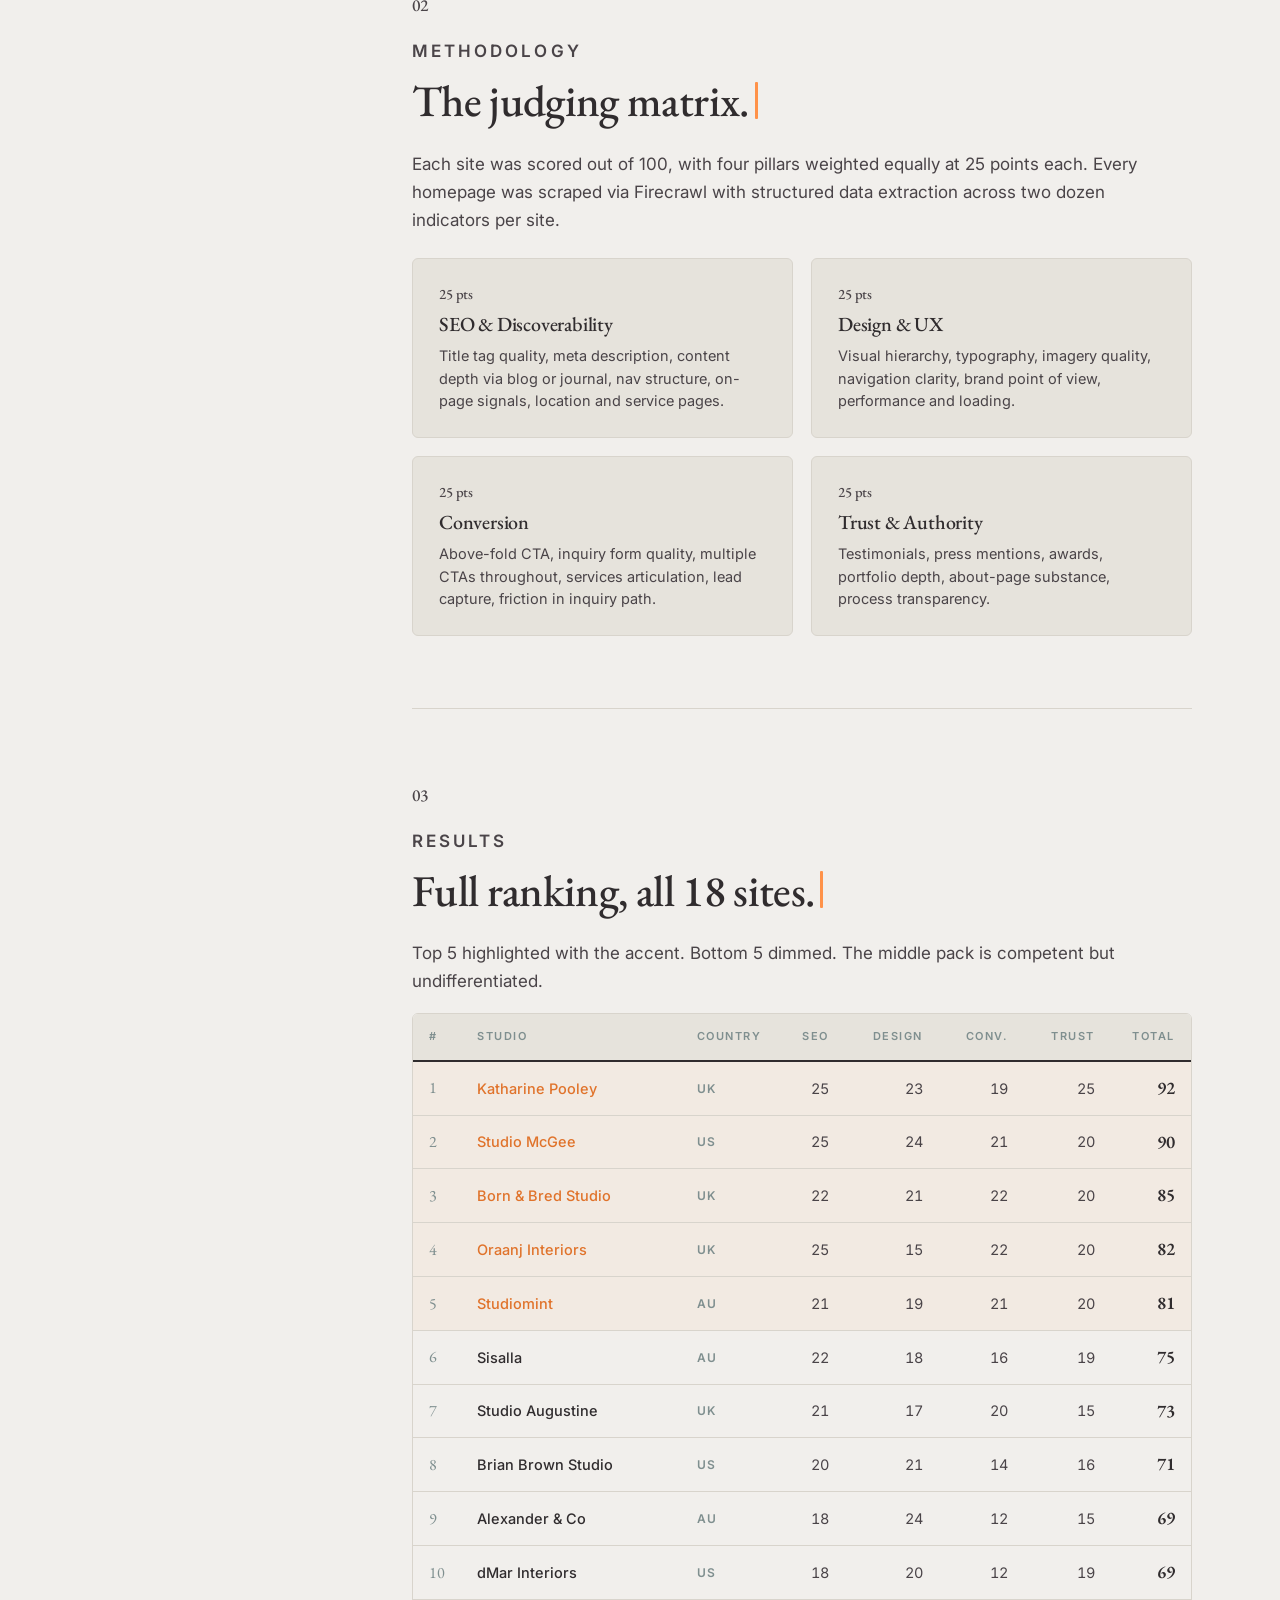
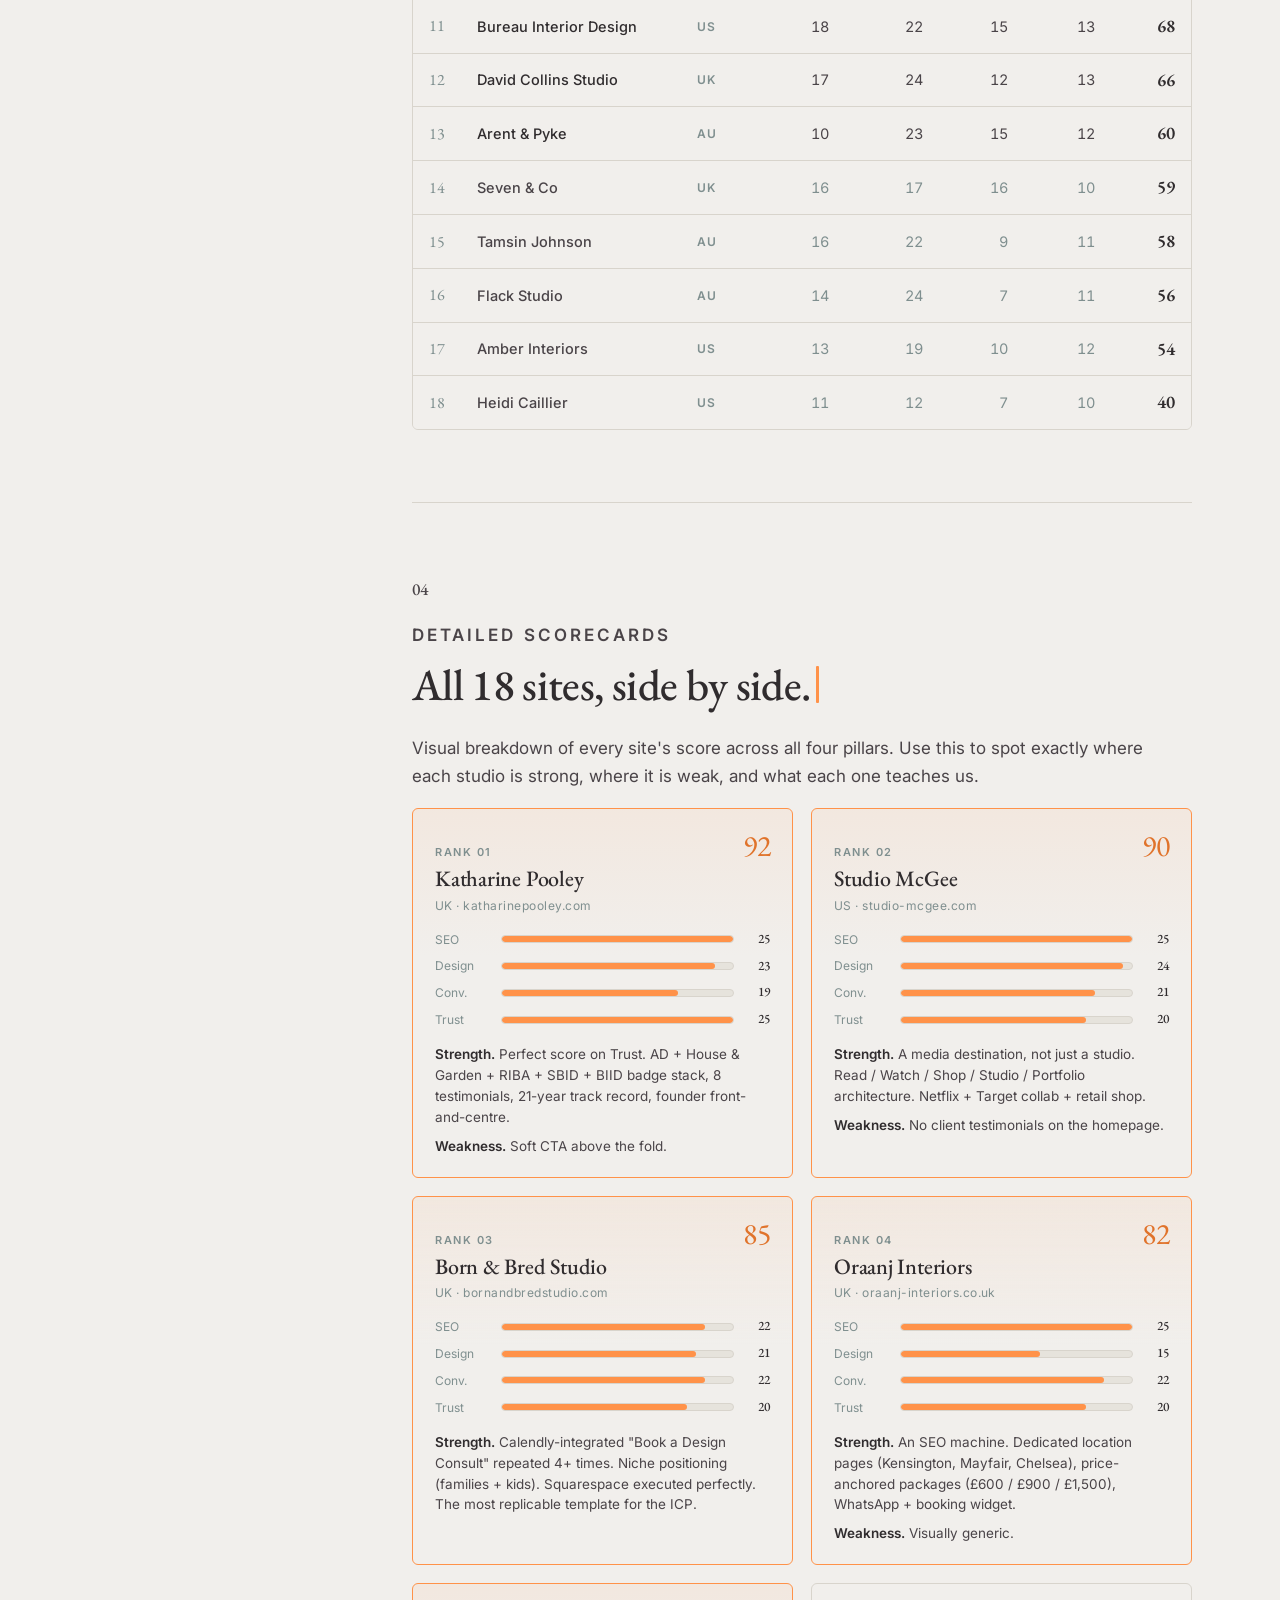
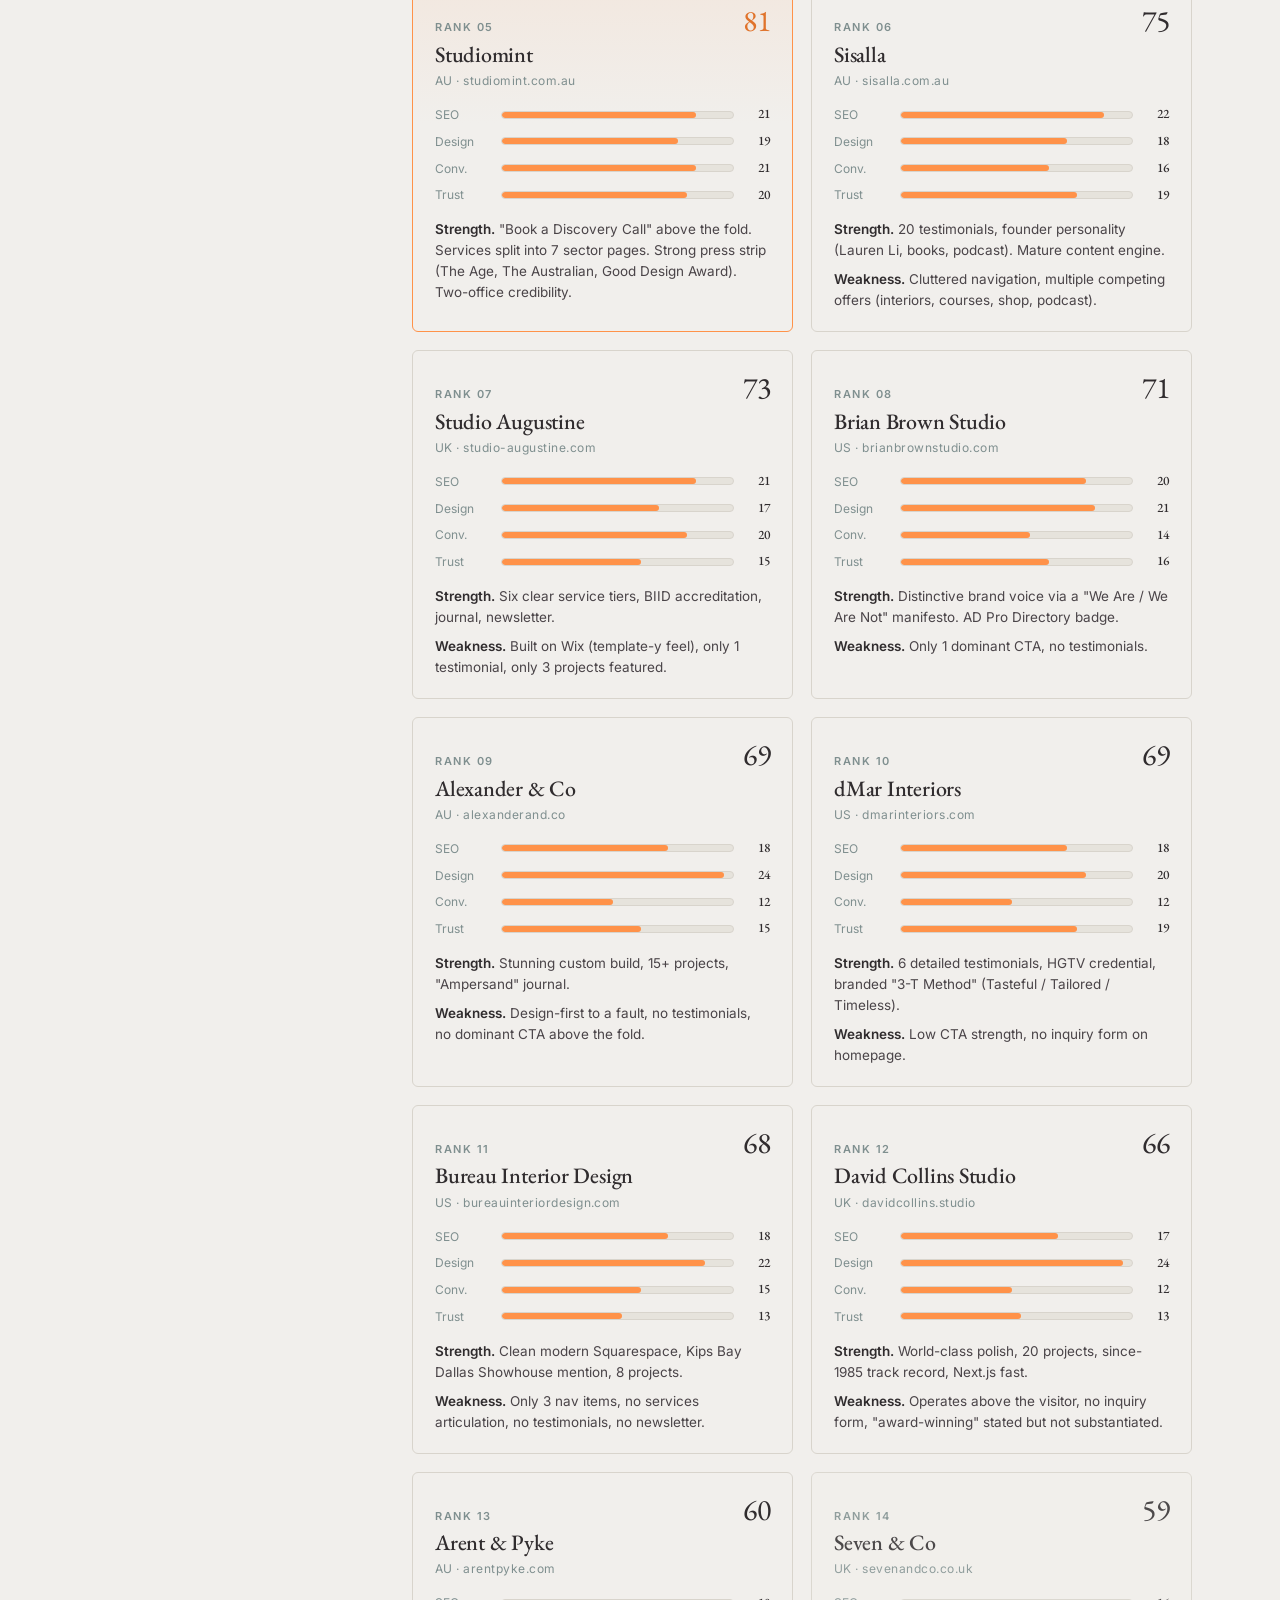
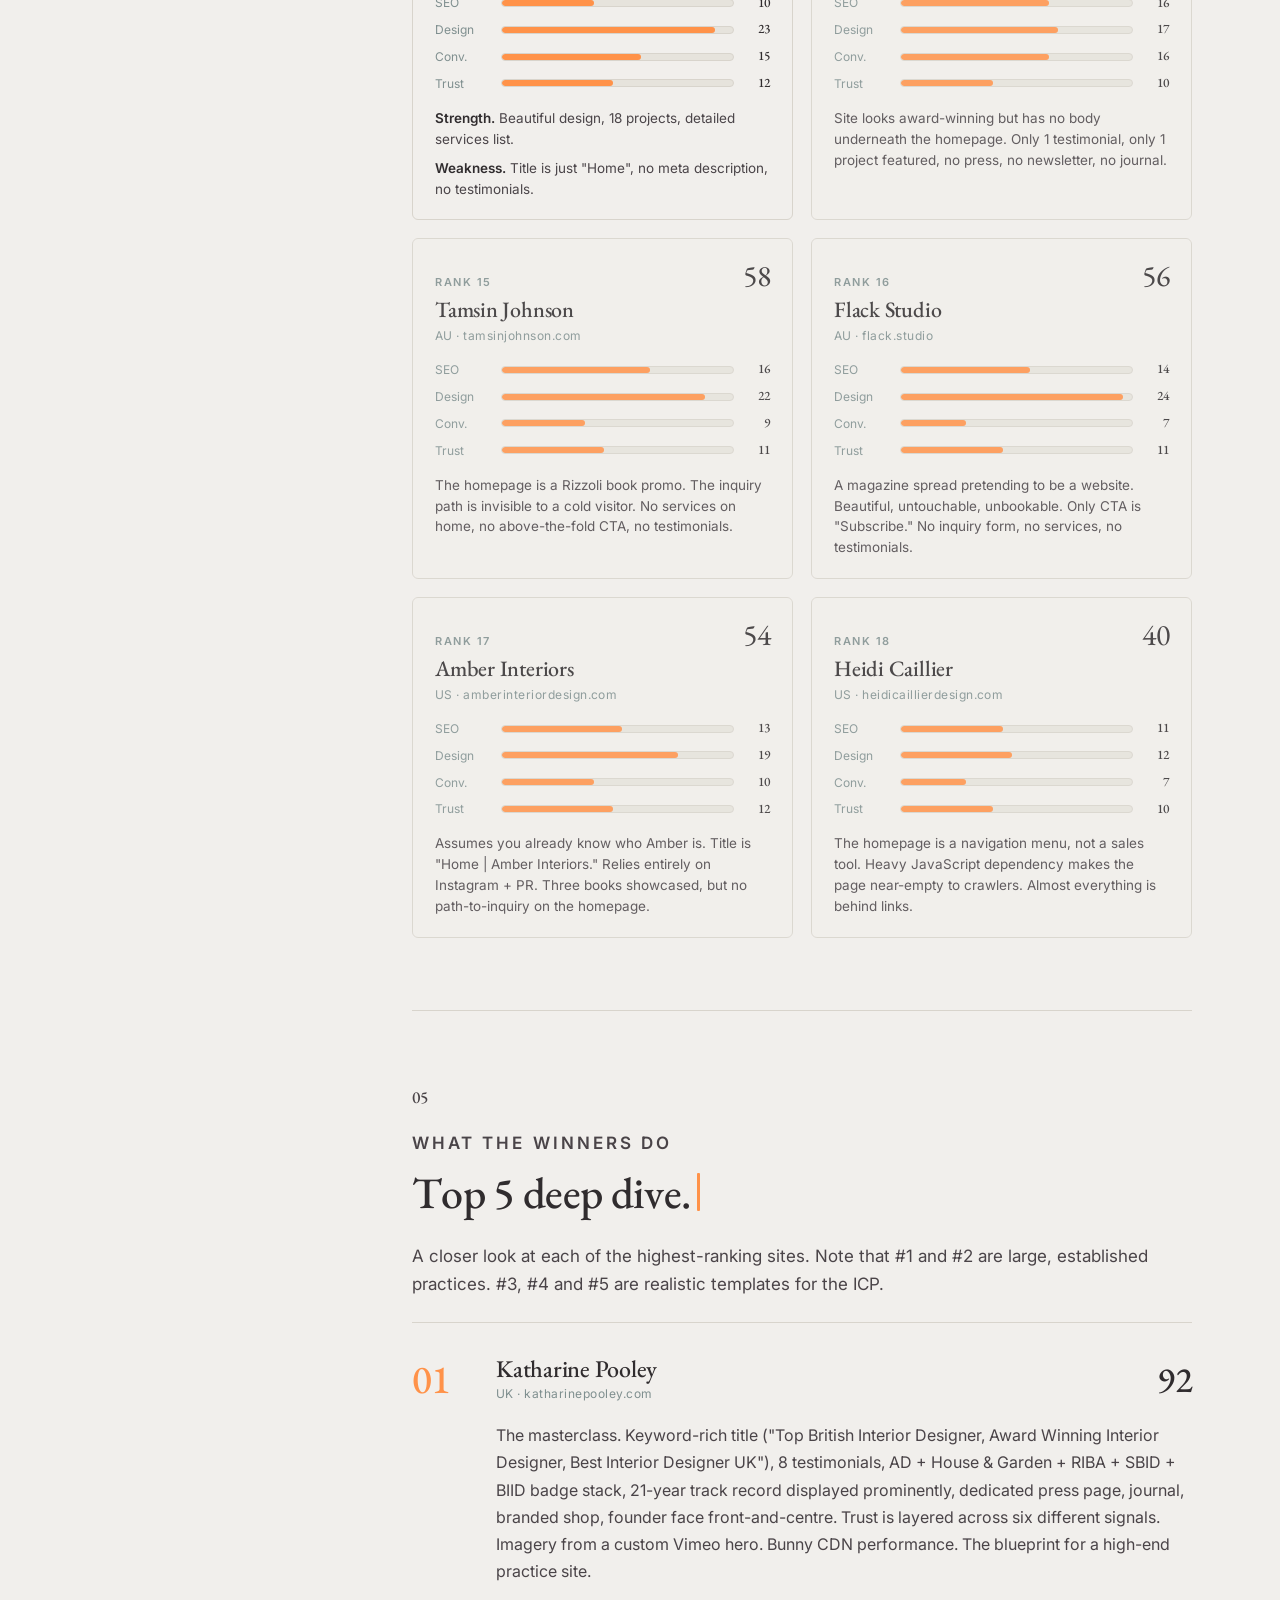
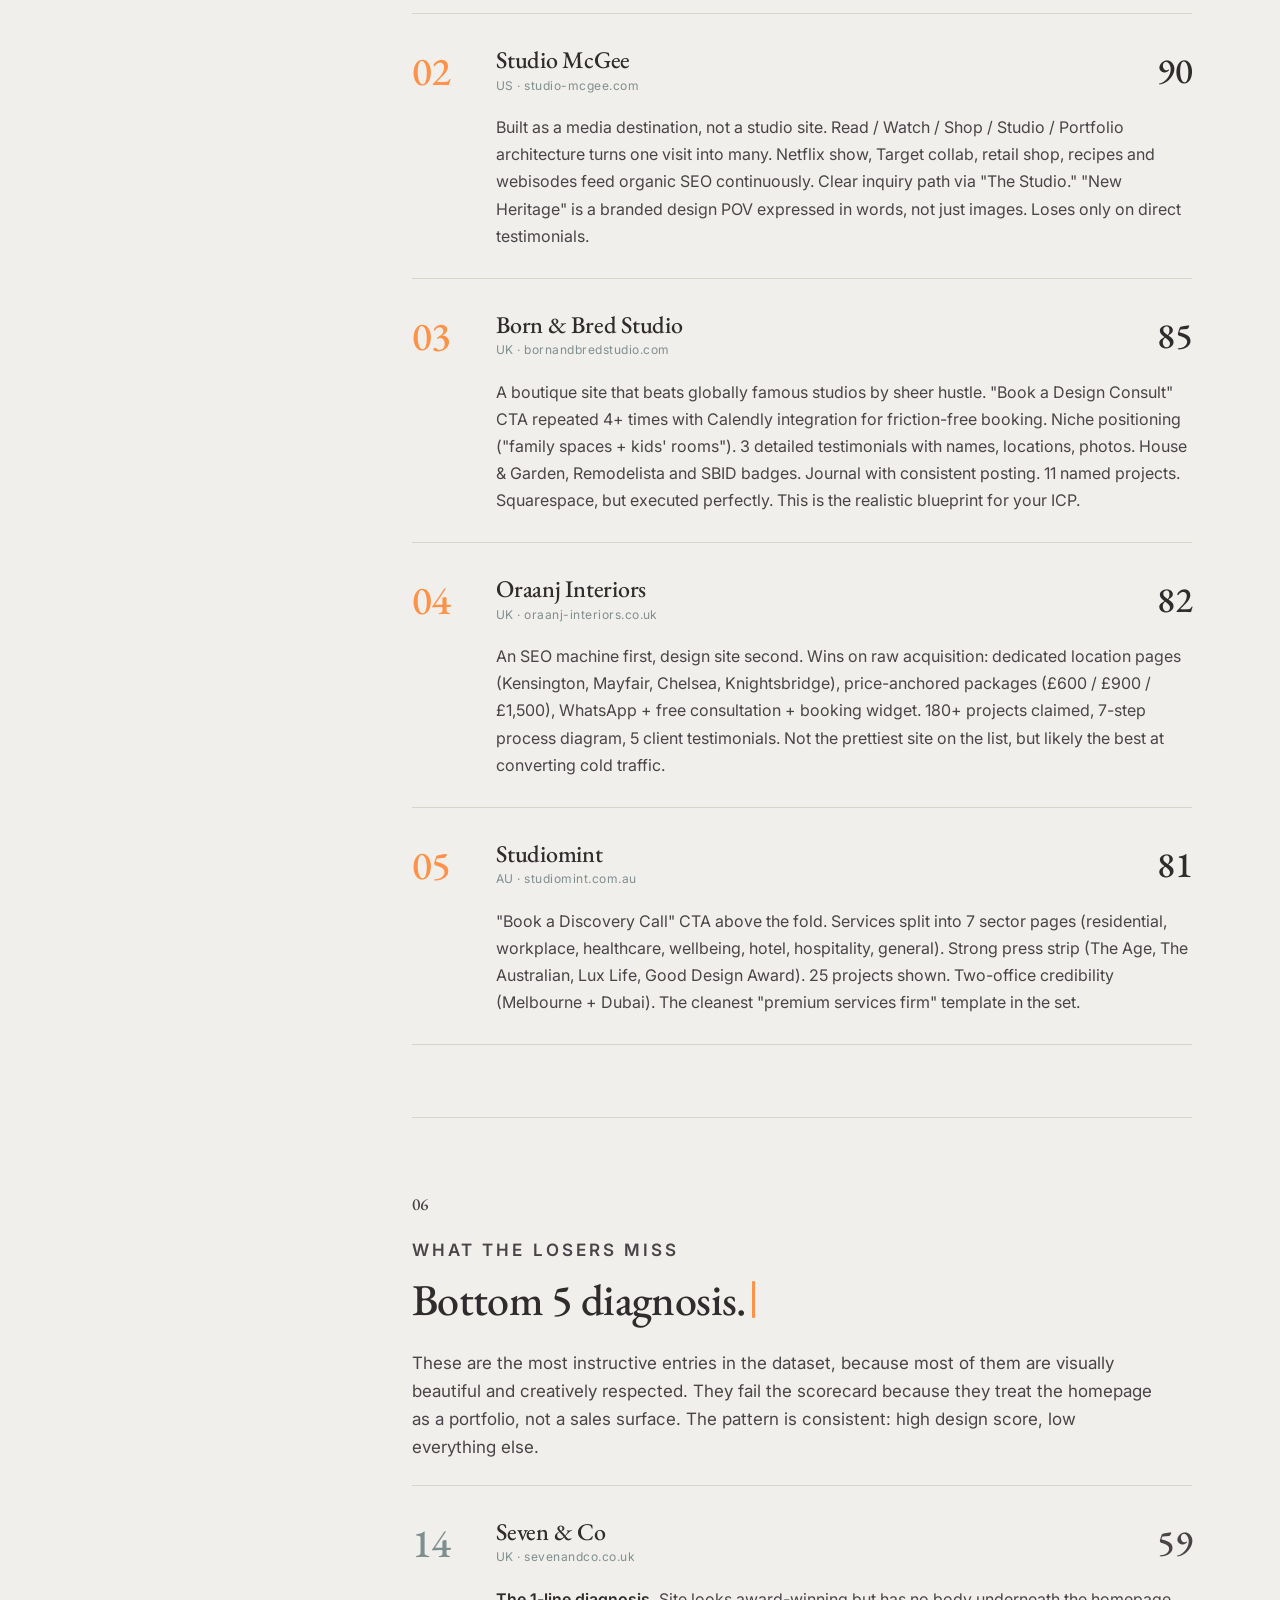
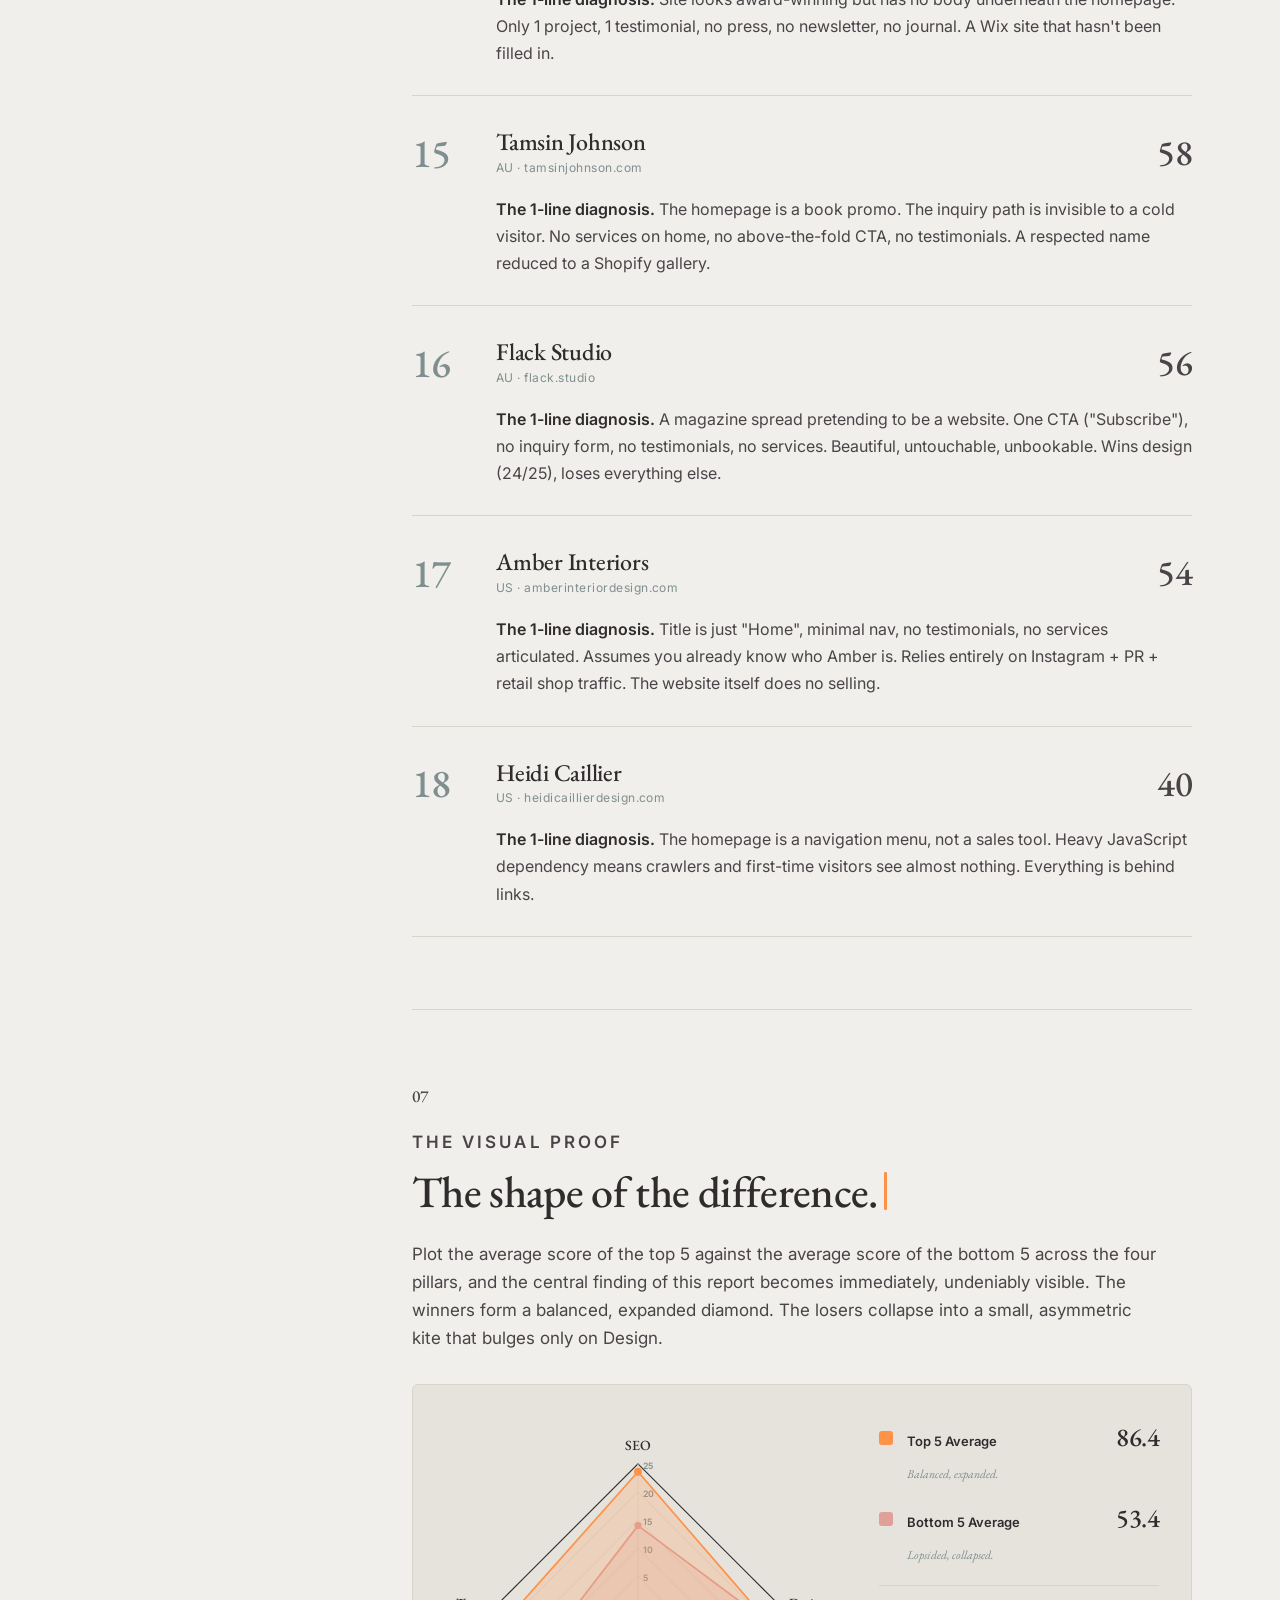
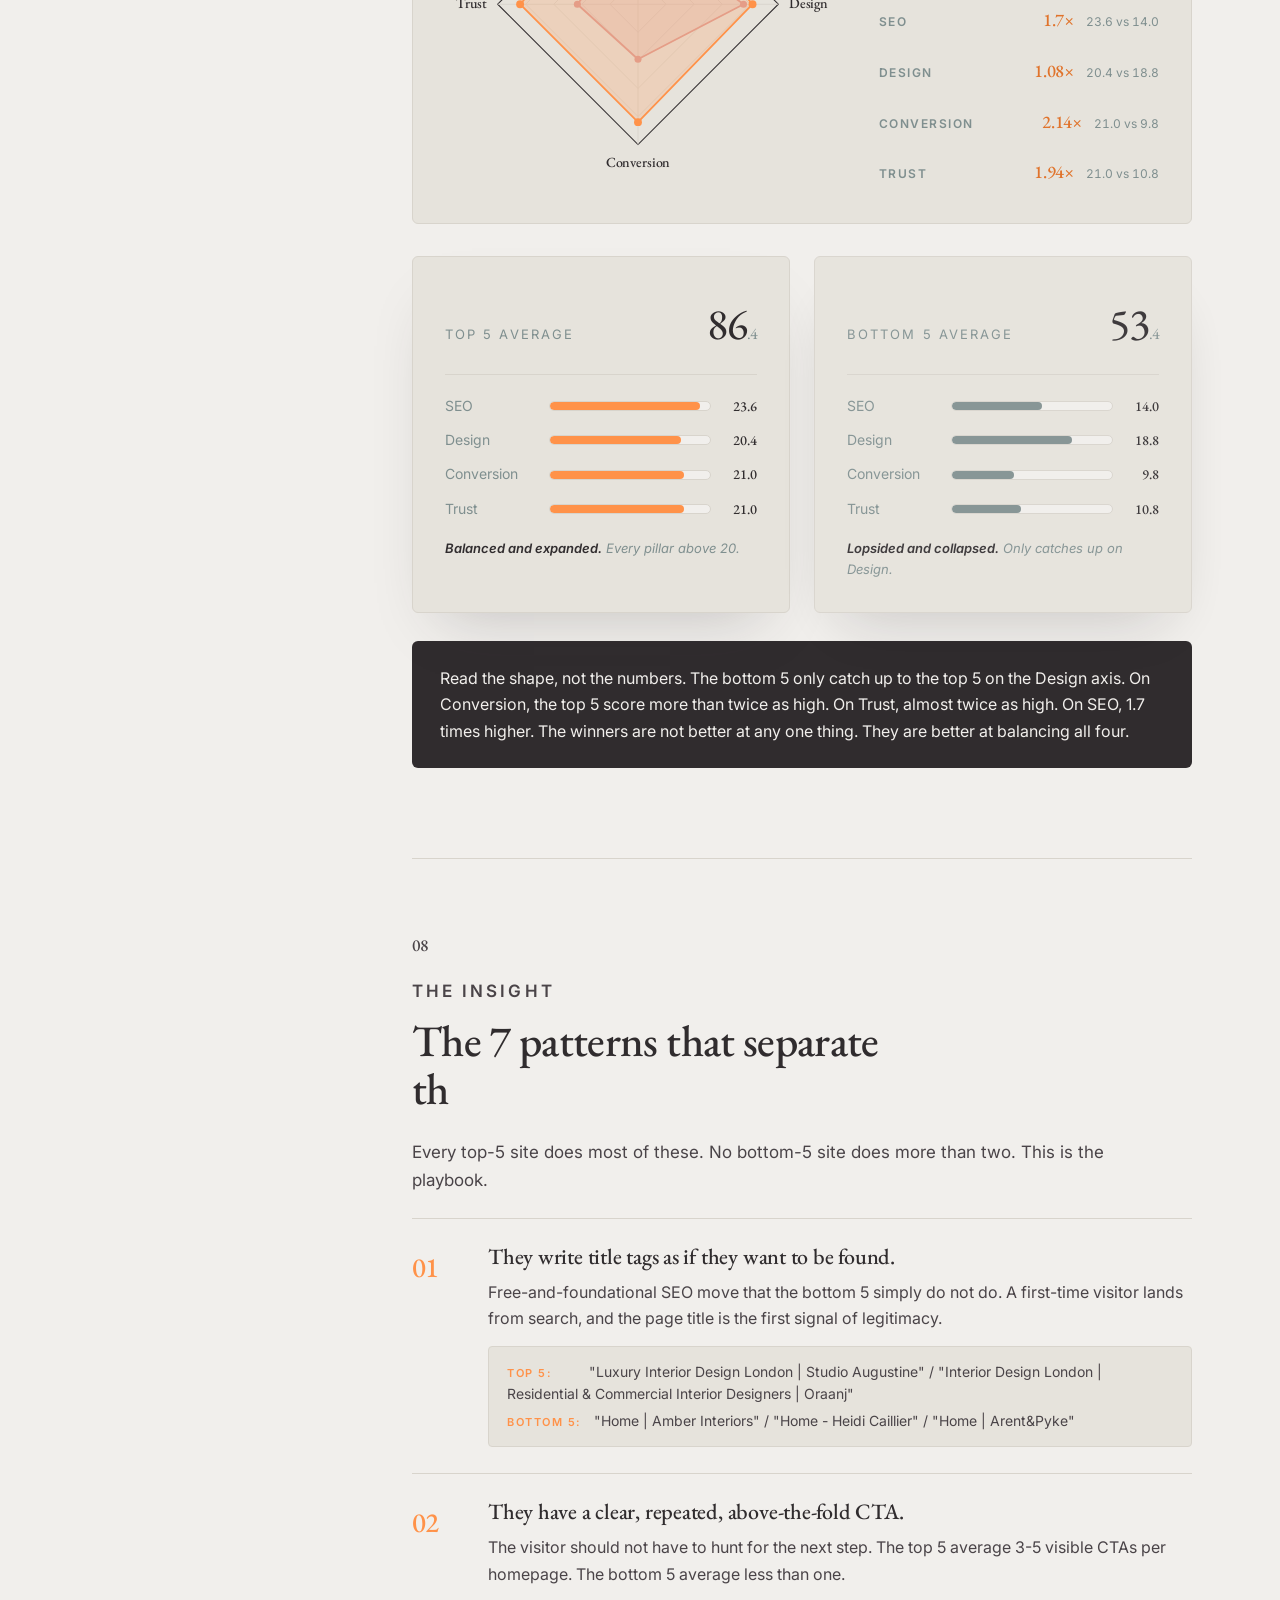
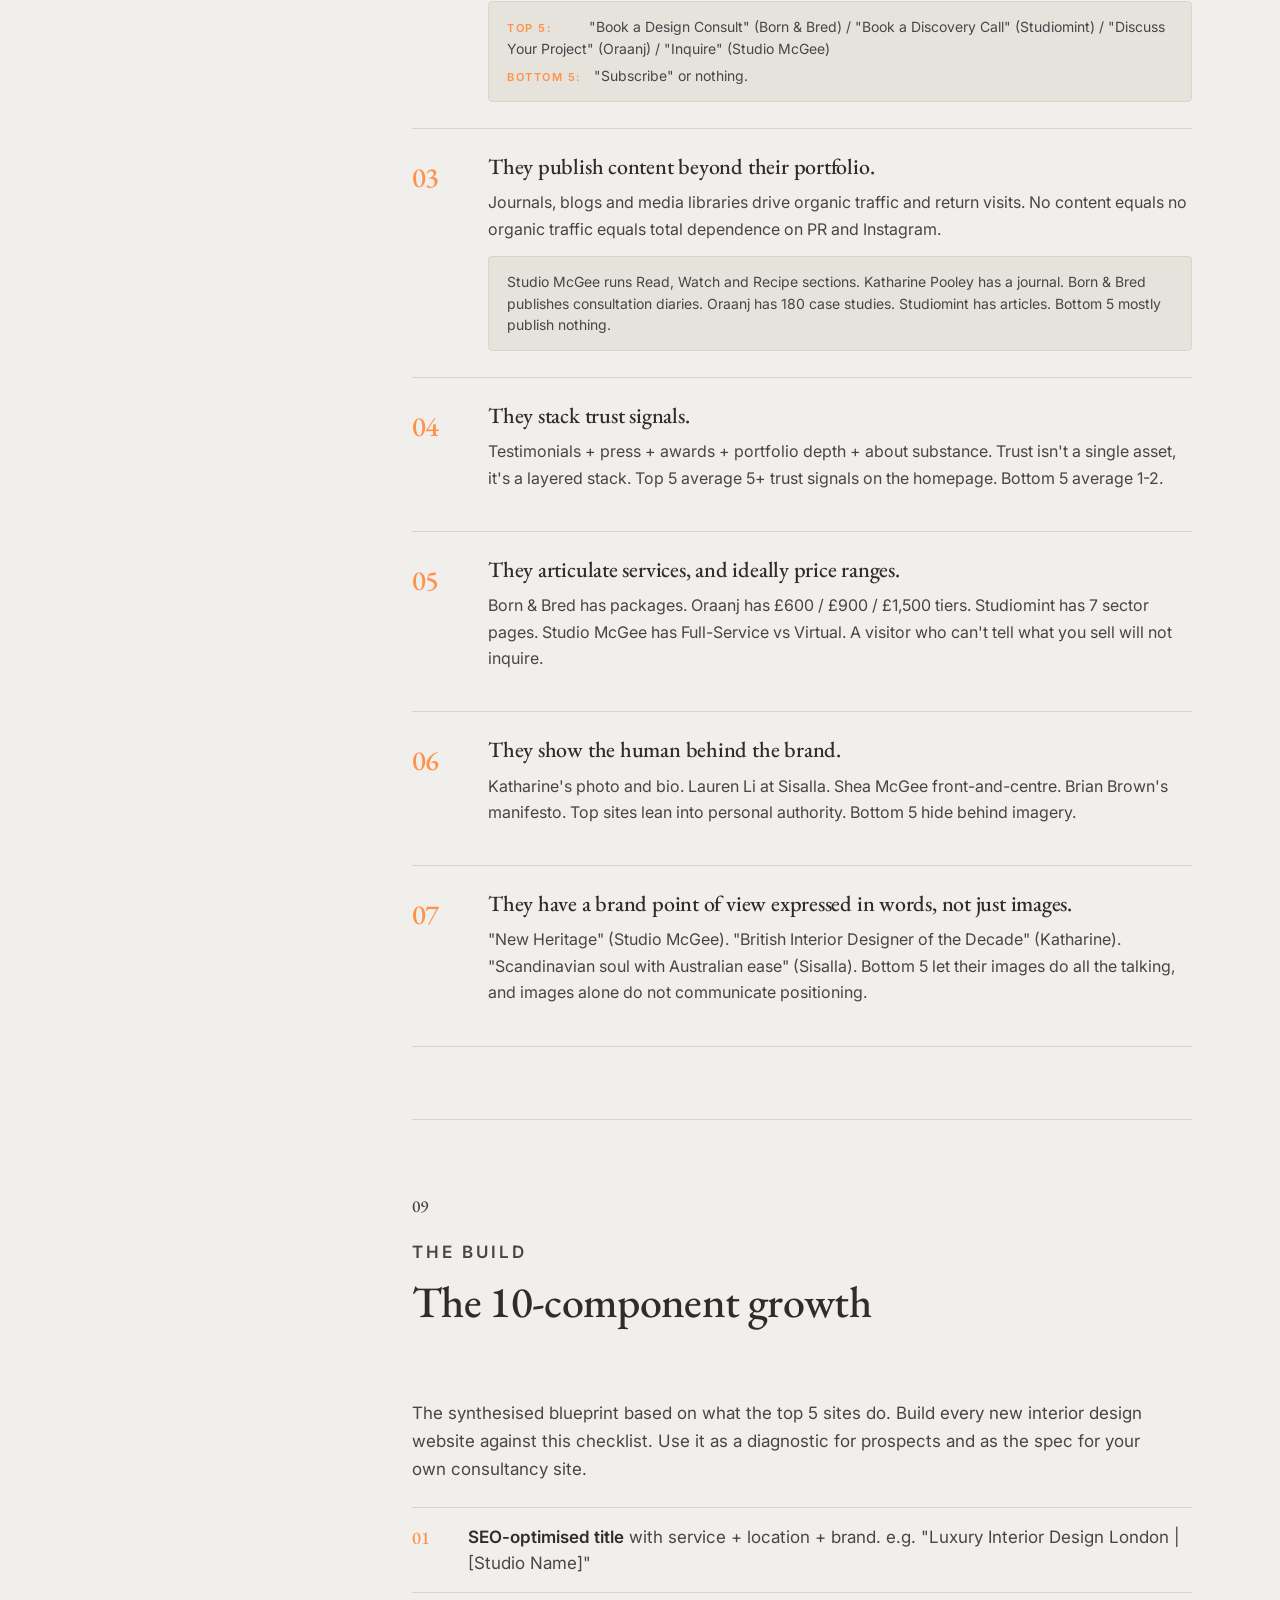
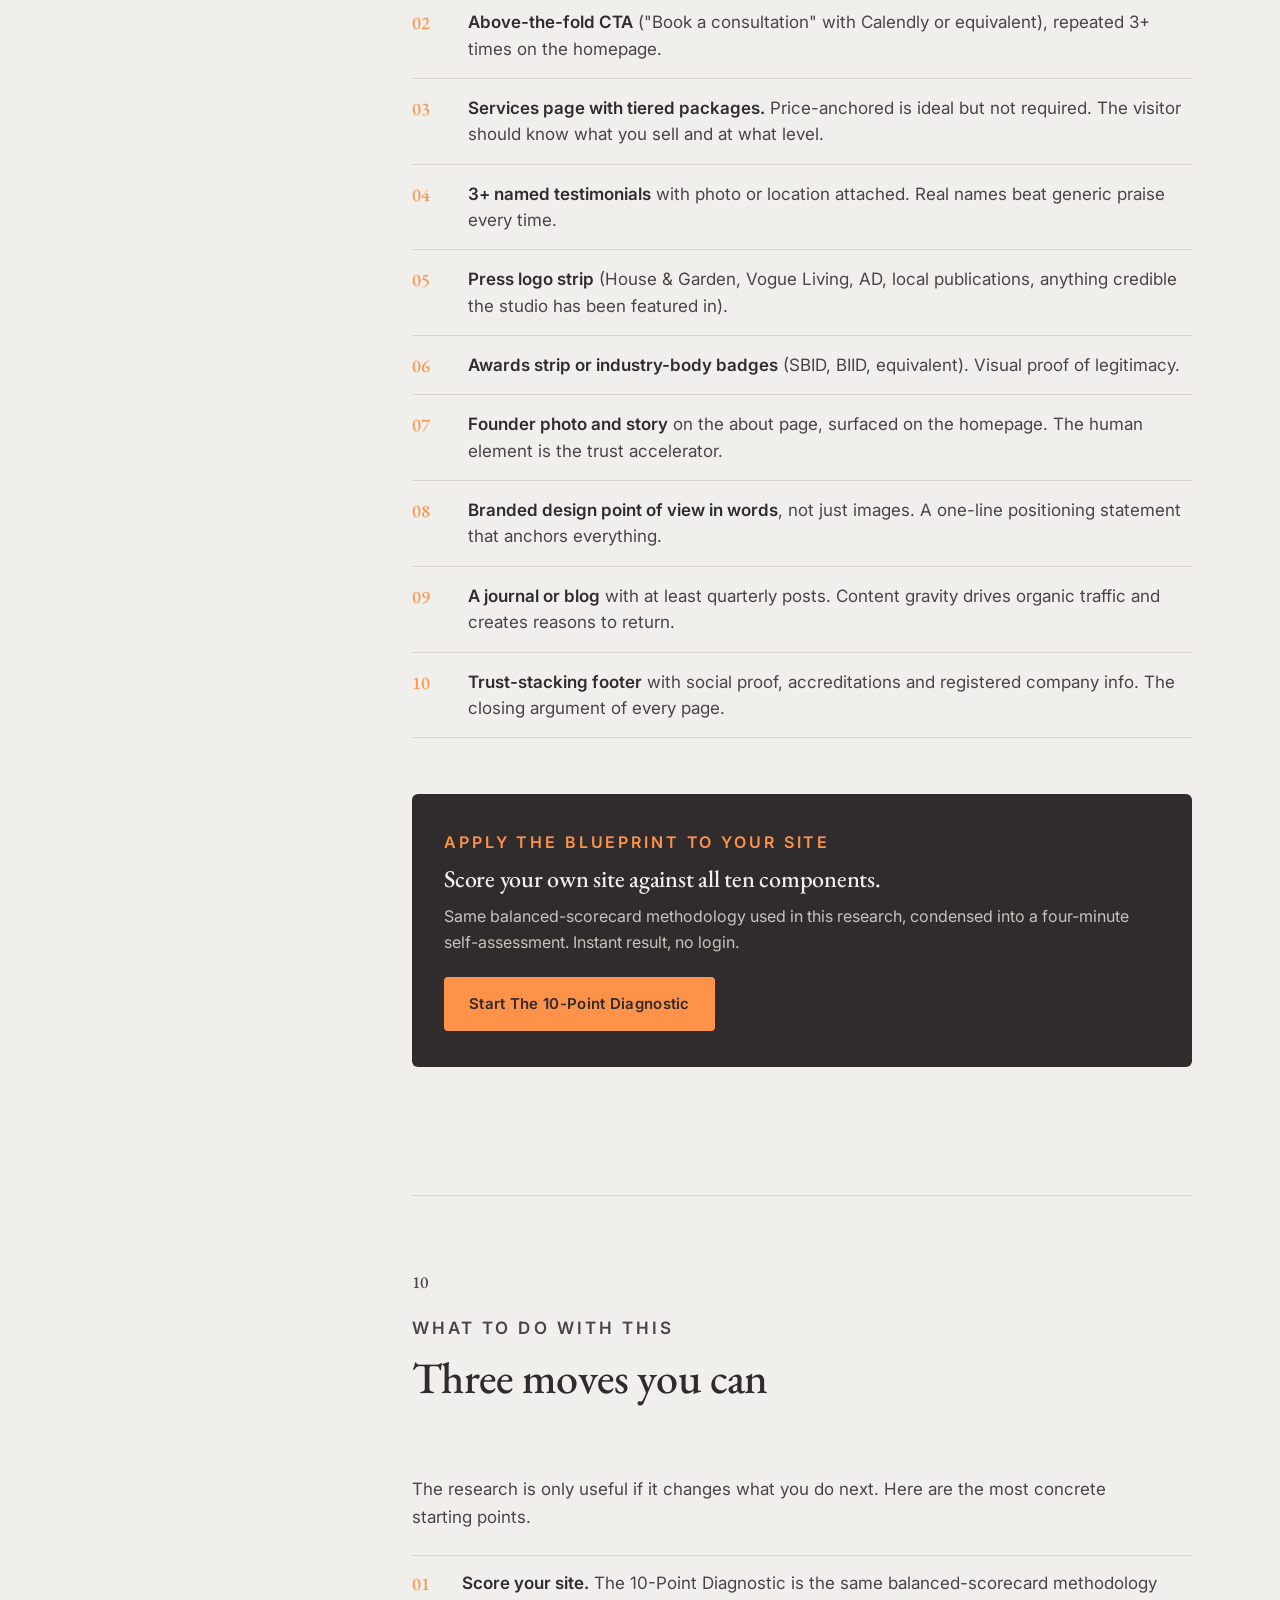
<file: research.html>
<!doctype html>
<html lang="en">
<head>
  <meta charset="utf-8" />
  <meta name="viewport" content="width=device-width, initial-scale=1" />
  <title>The Design Ink Co. Research Report | Interior Design Website Benchmark Study | 18 Studios, UK / AU / US</title>
  <meta name="description" content="A balanced-scorecard analysis of 18 interior design studio websites across the UK, Australia, and the United States. Scraped, scored, and benchmarked to reveal what separates the sites that book projects from the sites that simply look good." />
  <meta name="theme-color" content="#302C2E" />

  <link rel="preconnect" href="https://fonts.googleapis.com" />
  <link rel="preconnect" href="https://fonts.gstatic.com" crossorigin />
  <link href="https://fonts.googleapis.com/css2?family=EB+Garamond:ital,wght@0,400;0,500;0,600;0,700;1,400;1,500;1,600;1,700&family=Inter:wght@300;400;500;600;700&display=swap" rel="stylesheet" />

  <link rel="stylesheet" href="styles.css" />
  <script src="motion.js" defer></script>
  <script src="report.js" defer></script>
</head>
<body>

  <!-- ===== Top Banner ===== -->
  <div class="banner">
    <span>The founding research artefact of Design Ink Co. &middot; Published 14 May 2026.</span>
    <a href="/">Score your site free →</a>
  </div>

  <!-- ===== Header (lead-magnet mode: minimal chrome) ===== -->
  <header class="site-header">
    <a href="https://www.designinkco.com" class="logo">Design Ink<span>Co.</span></a>
    <a href="/" class="btn btn-primary btn-sm">Take The Diagnostic</a>
  </header>

  <!-- ===== Breadcrumb ===== -->
  <nav class="crumbs" aria-label="Breadcrumb">
    <a href="/">The 10-Point Diagnostic</a>
    <span aria-hidden="true">/</span>
    <span>The Research Report</span>
  </nav>

  <!-- ===== Report Hero ===== -->
  <section class="report-hero">
    <p class="eyebrow">Design Ink Co. Research Report &middot; 14 May 2026</p>
    <h1 data-typewriter>What the best interior design websites <em>actually</em> do to win clients.</h1>
    <p class="lede">A balanced-scorecard analysis of 18 interior design studio websites across the UK, Australia, and the United States. Scraped, scored, and benchmarked to reveal what separates the sites that book projects from the sites that simply look good.</p>

    <div class="report-stats">
      <div><strong>18</strong><span>Sites Analysed</span></div>
      <div><strong>UK / AU / US</strong><span>Markets</span></div>
      <div><strong>4 × 25 pts</strong><span>Scoring Pillars</span></div>
      <div><strong>92 / 100</strong><span>Top Score</span></div>
    </div>
  </section>

  <!-- ===== Research shell: sticky TOC + content ===== -->
  <div class="report-shell">

    <!-- TABLE OF CONTENTS -->
    <aside class="report-toc" aria-label="Table of contents">
      <p class="eyebrow">Inside This Report</p>
      <ol>
        <li><a href="#exec">01 &middot; Executive Summary</a></li>
        <li><a href="#method">02 &middot; The Judging Matrix</a></li>
        <li><a href="#ranking">03 &middot; Full Ranking</a></li>
        <li><a href="#scorecards">04 &middot; All 18 Scorecards</a></li>
        <li><a href="#winners">05 &middot; Top 5 Deep Dive</a></li>
        <li><a href="#losers">06 &middot; Bottom 5 Diagnosis</a></li>
        <li><a href="#shape">07 &middot; The Shape of the Difference</a></li>
        <li><a href="#patterns">08 &middot; The 7 Patterns</a></li>
        <li><a href="#blueprint">09 &middot; The 10-Component Blueprint</a></li>
        <li><a href="#next">10 &middot; What's Next</a></li>
      </ol>
      <div class="toc-cta">
        <p class="eyebrow">Apply the findings</p>
        <a href="/" class="btn btn-primary btn-sm full">Score Your Own Site</a>
      </div>
    </aside>

    <main class="report-content">

      <!-- ===== 01 Executive Summary ===== -->
      <section class="r-section" id="exec">
        <p class="r-no">01</p>
        <p class="eyebrow">Executive Summary</p>
        <h2 data-typewriter>The headline finding.</h2>

        <p class="lede">The highest-ranking interior design websites are not the most famous ones. World-class design studios like Flack, Amber Interiors and Tamsin Johnson rely on Instagram, press and referrals to drive business. When judged on whether a cold visitor lands and is moved to inquire, they perform poorly.</p>

        <p>The sites that win the balanced scorecard treat their website as a sales asset, not a portfolio. They invest in SEO, conversion path and trust signals just as much as in visual design.</p>

        <p>For a growth consultancy that helps interior designers get customers, this is the most important lesson in the entire dataset.</p>

        <blockquote class="thesis">
          <p>"We build interior design websites that win clients, not awards."</p>
          <footer>Positioning thesis &mdash; Design Ink Co.</footer>
        </blockquote>
      </section>

      <!-- ===== 02 Methodology ===== -->
      <section class="r-section" id="method">
        <p class="r-no">02</p>
        <p class="eyebrow">Methodology</p>
        <h2 data-typewriter>The judging matrix.</h2>
        <p>Each site was scored out of 100, with four pillars weighted equally at 25 points each. Every homepage was scraped via Firecrawl with structured data extraction across two dozen indicators per site.</p>

        <div class="pillar-grid">
          <article class="pillar">
            <p class="pillar-pts">25 pts</p>
            <h3>SEO &amp; Discoverability</h3>
            <p>Title tag quality, meta description, content depth via blog or journal, nav structure, on-page signals, location and service pages.</p>
          </article>
          <article class="pillar">
            <p class="pillar-pts">25 pts</p>
            <h3>Design &amp; UX</h3>
            <p>Visual hierarchy, typography, imagery quality, navigation clarity, brand point of view, performance and loading.</p>
          </article>
          <article class="pillar">
            <p class="pillar-pts">25 pts</p>
            <h3>Conversion</h3>
            <p>Above-fold CTA, inquiry form quality, multiple CTAs throughout, services articulation, lead capture, friction in inquiry path.</p>
          </article>
          <article class="pillar">
            <p class="pillar-pts">25 pts</p>
            <h3>Trust &amp; Authority</h3>
            <p>Testimonials, press mentions, awards, portfolio depth, about-page substance, process transparency.</p>
          </article>
        </div>
      </section>

      <!-- ===== 03 Full Ranking ===== -->
      <section class="r-section" id="ranking">
        <p class="r-no">03</p>
        <p class="eyebrow">Results</p>
        <h2 data-typewriter>Full ranking, all 18 sites.</h2>
        <p>Top 5 highlighted with the accent. Bottom 5 dimmed. The middle pack is competent but undifferentiated.</p>

        <div class="r-table-wrap">
          <table class="r-table">
            <thead>
              <tr>
                <th>#</th>
                <th>Studio</th>
                <th>Country</th>
                <th>SEO</th>
                <th>Design</th>
                <th>Conv.</th>
                <th>Trust</th>
                <th>Total</th>
              </tr>
            </thead>
            <tbody>
              <tr class="r-top"><td>1</td><td>Katharine Pooley</td><td>UK</td><td>25</td><td>23</td><td>19</td><td>25</td><td><strong>92</strong></td></tr>
              <tr class="r-top"><td>2</td><td>Studio McGee</td><td>US</td><td>25</td><td>24</td><td>21</td><td>20</td><td><strong>90</strong></td></tr>
              <tr class="r-top"><td>3</td><td>Born &amp; Bred Studio</td><td>UK</td><td>22</td><td>21</td><td>22</td><td>20</td><td><strong>85</strong></td></tr>
              <tr class="r-top"><td>4</td><td>Oraanj Interiors</td><td>UK</td><td>25</td><td>15</td><td>22</td><td>20</td><td><strong>82</strong></td></tr>
              <tr class="r-top"><td>5</td><td>Studiomint</td><td>AU</td><td>21</td><td>19</td><td>21</td><td>20</td><td><strong>81</strong></td></tr>
              <tr><td>6</td><td>Sisalla</td><td>AU</td><td>22</td><td>18</td><td>16</td><td>19</td><td><strong>75</strong></td></tr>
              <tr><td>7</td><td>Studio Augustine</td><td>UK</td><td>21</td><td>17</td><td>20</td><td>15</td><td><strong>73</strong></td></tr>
              <tr><td>8</td><td>Brian Brown Studio</td><td>US</td><td>20</td><td>21</td><td>14</td><td>16</td><td><strong>71</strong></td></tr>
              <tr><td>9</td><td>Alexander &amp; Co</td><td>AU</td><td>18</td><td>24</td><td>12</td><td>15</td><td><strong>69</strong></td></tr>
              <tr><td>10</td><td>dMar Interiors</td><td>US</td><td>18</td><td>20</td><td>12</td><td>19</td><td><strong>69</strong></td></tr>
              <tr><td>11</td><td>Bureau Interior Design</td><td>US</td><td>18</td><td>22</td><td>15</td><td>13</td><td><strong>68</strong></td></tr>
              <tr><td>12</td><td>David Collins Studio</td><td>UK</td><td>17</td><td>24</td><td>12</td><td>13</td><td><strong>66</strong></td></tr>
              <tr><td>13</td><td>Arent &amp; Pyke</td><td>AU</td><td>10</td><td>23</td><td>15</td><td>12</td><td><strong>60</strong></td></tr>
              <tr class="r-bottom"><td>14</td><td>Seven &amp; Co</td><td>UK</td><td>16</td><td>17</td><td>16</td><td>10</td><td><strong>59</strong></td></tr>
              <tr class="r-bottom"><td>15</td><td>Tamsin Johnson</td><td>AU</td><td>16</td><td>22</td><td>9</td><td>11</td><td><strong>58</strong></td></tr>
              <tr class="r-bottom"><td>16</td><td>Flack Studio</td><td>AU</td><td>14</td><td>24</td><td>7</td><td>11</td><td><strong>56</strong></td></tr>
              <tr class="r-bottom"><td>17</td><td>Amber Interiors</td><td>US</td><td>13</td><td>19</td><td>10</td><td>12</td><td><strong>54</strong></td></tr>
              <tr class="r-bottom"><td>18</td><td>Heidi Caillier</td><td>US</td><td>11</td><td>12</td><td>7</td><td>10</td><td><strong>40</strong></td></tr>
            </tbody>
          </table>
        </div>
      </section>

      <!-- ===== 04 Detailed Scorecards ===== -->
      <section class="r-section" id="scorecards">
        <p class="r-no">04</p>
        <p class="eyebrow">Detailed Scorecards</p>
        <h2 data-typewriter>All 18 sites, side by side.</h2>
        <p>Visual breakdown of every site's score across all four pillars. Use this to spot exactly where each studio is strong, where it is weak, and what each one teaches us.</p>

        <div class="mini-grid">

          <!-- 1 -->
          <article class="mini-card mini-top">
            <header><p class="r-rank">Rank 01</p><p class="r-total">92</p></header>
            <h3>Katharine Pooley</h3>
            <p class="r-meta">UK &middot; katharinepooley.com</p>
            <div class="mini-bars">
              <div class="mini-bar"><label>SEO</label><div class="track"><span style="width:100%"></span></div><b>25</b></div>
              <div class="mini-bar"><label>Design</label><div class="track"><span style="width:92%"></span></div><b>23</b></div>
              <div class="mini-bar"><label>Conv.</label><div class="track"><span style="width:76%"></span></div><b>19</b></div>
              <div class="mini-bar"><label>Trust</label><div class="track"><span style="width:100%"></span></div><b>25</b></div>
            </div>
            <p class="r-note"><strong>Strength.</strong> Perfect score on Trust. AD + House &amp; Garden + RIBA + SBID + BIID badge stack, 8 testimonials, 21-year track record, founder front-and-centre.</p>
            <p class="r-note"><strong>Weakness.</strong> Soft CTA above the fold.</p>
          </article>

          <!-- 2 -->
          <article class="mini-card mini-top">
            <header><p class="r-rank">Rank 02</p><p class="r-total">90</p></header>
            <h3>Studio McGee</h3>
            <p class="r-meta">US &middot; studio-mcgee.com</p>
            <div class="mini-bars">
              <div class="mini-bar"><label>SEO</label><div class="track"><span style="width:100%"></span></div><b>25</b></div>
              <div class="mini-bar"><label>Design</label><div class="track"><span style="width:96%"></span></div><b>24</b></div>
              <div class="mini-bar"><label>Conv.</label><div class="track"><span style="width:84%"></span></div><b>21</b></div>
              <div class="mini-bar"><label>Trust</label><div class="track"><span style="width:80%"></span></div><b>20</b></div>
            </div>
            <p class="r-note"><strong>Strength.</strong> A media destination, not just a studio. Read / Watch / Shop / Studio / Portfolio architecture. Netflix + Target collab + retail shop.</p>
            <p class="r-note"><strong>Weakness.</strong> No client testimonials on the homepage.</p>
          </article>

          <!-- 3 -->
          <article class="mini-card mini-top">
            <header><p class="r-rank">Rank 03</p><p class="r-total">85</p></header>
            <h3>Born &amp; Bred Studio</h3>
            <p class="r-meta">UK &middot; bornandbredstudio.com</p>
            <div class="mini-bars">
              <div class="mini-bar"><label>SEO</label><div class="track"><span style="width:88%"></span></div><b>22</b></div>
              <div class="mini-bar"><label>Design</label><div class="track"><span style="width:84%"></span></div><b>21</b></div>
              <div class="mini-bar"><label>Conv.</label><div class="track"><span style="width:88%"></span></div><b>22</b></div>
              <div class="mini-bar"><label>Trust</label><div class="track"><span style="width:80%"></span></div><b>20</b></div>
            </div>
            <p class="r-note"><strong>Strength.</strong> Calendly-integrated "Book a Design Consult" repeated 4+ times. Niche positioning (families + kids). Squarespace executed perfectly. The most replicable template for the ICP.</p>
          </article>

          <!-- 4 -->
          <article class="mini-card mini-top">
            <header><p class="r-rank">Rank 04</p><p class="r-total">82</p></header>
            <h3>Oraanj Interiors</h3>
            <p class="r-meta">UK &middot; oraanj-interiors.co.uk</p>
            <div class="mini-bars">
              <div class="mini-bar"><label>SEO</label><div class="track"><span style="width:100%"></span></div><b>25</b></div>
              <div class="mini-bar"><label>Design</label><div class="track"><span style="width:60%"></span></div><b>15</b></div>
              <div class="mini-bar"><label>Conv.</label><div class="track"><span style="width:88%"></span></div><b>22</b></div>
              <div class="mini-bar"><label>Trust</label><div class="track"><span style="width:80%"></span></div><b>20</b></div>
            </div>
            <p class="r-note"><strong>Strength.</strong> An SEO machine. Dedicated location pages (Kensington, Mayfair, Chelsea), price-anchored packages (&pound;600 / &pound;900 / &pound;1,500), WhatsApp + booking widget.</p>
            <p class="r-note"><strong>Weakness.</strong> Visually generic.</p>
          </article>

          <!-- 5 -->
          <article class="mini-card mini-top">
            <header><p class="r-rank">Rank 05</p><p class="r-total">81</p></header>
            <h3>Studiomint</h3>
            <p class="r-meta">AU &middot; studiomint.com.au</p>
            <div class="mini-bars">
              <div class="mini-bar"><label>SEO</label><div class="track"><span style="width:84%"></span></div><b>21</b></div>
              <div class="mini-bar"><label>Design</label><div class="track"><span style="width:76%"></span></div><b>19</b></div>
              <div class="mini-bar"><label>Conv.</label><div class="track"><span style="width:84%"></span></div><b>21</b></div>
              <div class="mini-bar"><label>Trust</label><div class="track"><span style="width:80%"></span></div><b>20</b></div>
            </div>
            <p class="r-note"><strong>Strength.</strong> "Book a Discovery Call" above the fold. Services split into 7 sector pages. Strong press strip (The Age, The Australian, Good Design Award). Two-office credibility.</p>
          </article>

          <!-- 6 -->
          <article class="mini-card">
            <header><p class="r-rank">Rank 06</p><p class="r-total">75</p></header>
            <h3>Sisalla</h3>
            <p class="r-meta">AU &middot; sisalla.com.au</p>
            <div class="mini-bars">
              <div class="mini-bar"><label>SEO</label><div class="track"><span style="width:88%"></span></div><b>22</b></div>
              <div class="mini-bar"><label>Design</label><div class="track"><span style="width:72%"></span></div><b>18</b></div>
              <div class="mini-bar"><label>Conv.</label><div class="track"><span style="width:64%"></span></div><b>16</b></div>
              <div class="mini-bar"><label>Trust</label><div class="track"><span style="width:76%"></span></div><b>19</b></div>
            </div>
            <p class="r-note"><strong>Strength.</strong> 20 testimonials, founder personality (Lauren Li, books, podcast). Mature content engine.</p>
            <p class="r-note"><strong>Weakness.</strong> Cluttered navigation, multiple competing offers (interiors, courses, shop, podcast).</p>
          </article>

          <!-- 7 -->
          <article class="mini-card">
            <header><p class="r-rank">Rank 07</p><p class="r-total">73</p></header>
            <h3>Studio Augustine</h3>
            <p class="r-meta">UK &middot; studio-augustine.com</p>
            <div class="mini-bars">
              <div class="mini-bar"><label>SEO</label><div class="track"><span style="width:84%"></span></div><b>21</b></div>
              <div class="mini-bar"><label>Design</label><div class="track"><span style="width:68%"></span></div><b>17</b></div>
              <div class="mini-bar"><label>Conv.</label><div class="track"><span style="width:80%"></span></div><b>20</b></div>
              <div class="mini-bar"><label>Trust</label><div class="track"><span style="width:60%"></span></div><b>15</b></div>
            </div>
            <p class="r-note"><strong>Strength.</strong> Six clear service tiers, BIID accreditation, journal, newsletter.</p>
            <p class="r-note"><strong>Weakness.</strong> Built on Wix (template-y feel), only 1 testimonial, only 3 projects featured.</p>
          </article>

          <!-- 8 -->
          <article class="mini-card">
            <header><p class="r-rank">Rank 08</p><p class="r-total">71</p></header>
            <h3>Brian Brown Studio</h3>
            <p class="r-meta">US &middot; brianbrownstudio.com</p>
            <div class="mini-bars">
              <div class="mini-bar"><label>SEO</label><div class="track"><span style="width:80%"></span></div><b>20</b></div>
              <div class="mini-bar"><label>Design</label><div class="track"><span style="width:84%"></span></div><b>21</b></div>
              <div class="mini-bar"><label>Conv.</label><div class="track"><span style="width:56%"></span></div><b>14</b></div>
              <div class="mini-bar"><label>Trust</label><div class="track"><span style="width:64%"></span></div><b>16</b></div>
            </div>
            <p class="r-note"><strong>Strength.</strong> Distinctive brand voice via a "We Are / We Are Not" manifesto. AD Pro Directory badge.</p>
            <p class="r-note"><strong>Weakness.</strong> Only 1 dominant CTA, no testimonials.</p>
          </article>

          <!-- 9 -->
          <article class="mini-card">
            <header><p class="r-rank">Rank 09</p><p class="r-total">69</p></header>
            <h3>Alexander &amp; Co</h3>
            <p class="r-meta">AU &middot; alexanderand.co</p>
            <div class="mini-bars">
              <div class="mini-bar"><label>SEO</label><div class="track"><span style="width:72%"></span></div><b>18</b></div>
              <div class="mini-bar"><label>Design</label><div class="track"><span style="width:96%"></span></div><b>24</b></div>
              <div class="mini-bar"><label>Conv.</label><div class="track"><span style="width:48%"></span></div><b>12</b></div>
              <div class="mini-bar"><label>Trust</label><div class="track"><span style="width:60%"></span></div><b>15</b></div>
            </div>
            <p class="r-note"><strong>Strength.</strong> Stunning custom build, 15+ projects, "Ampersand" journal.</p>
            <p class="r-note"><strong>Weakness.</strong> Design-first to a fault, no testimonials, no dominant CTA above the fold.</p>
          </article>

          <!-- 10 -->
          <article class="mini-card">
            <header><p class="r-rank">Rank 10</p><p class="r-total">69</p></header>
            <h3>dMar Interiors</h3>
            <p class="r-meta">US &middot; dmarinteriors.com</p>
            <div class="mini-bars">
              <div class="mini-bar"><label>SEO</label><div class="track"><span style="width:72%"></span></div><b>18</b></div>
              <div class="mini-bar"><label>Design</label><div class="track"><span style="width:80%"></span></div><b>20</b></div>
              <div class="mini-bar"><label>Conv.</label><div class="track"><span style="width:48%"></span></div><b>12</b></div>
              <div class="mini-bar"><label>Trust</label><div class="track"><span style="width:76%"></span></div><b>19</b></div>
            </div>
            <p class="r-note"><strong>Strength.</strong> 6 detailed testimonials, HGTV credential, branded "3-T Method" (Tasteful / Tailored / Timeless).</p>
            <p class="r-note"><strong>Weakness.</strong> Low CTA strength, no inquiry form on homepage.</p>
          </article>

          <!-- 11 -->
          <article class="mini-card">
            <header><p class="r-rank">Rank 11</p><p class="r-total">68</p></header>
            <h3>Bureau Interior Design</h3>
            <p class="r-meta">US &middot; bureauinteriordesign.com</p>
            <div class="mini-bars">
              <div class="mini-bar"><label>SEO</label><div class="track"><span style="width:72%"></span></div><b>18</b></div>
              <div class="mini-bar"><label>Design</label><div class="track"><span style="width:88%"></span></div><b>22</b></div>
              <div class="mini-bar"><label>Conv.</label><div class="track"><span style="width:60%"></span></div><b>15</b></div>
              <div class="mini-bar"><label>Trust</label><div class="track"><span style="width:52%"></span></div><b>13</b></div>
            </div>
            <p class="r-note"><strong>Strength.</strong> Clean modern Squarespace, Kips Bay Dallas Showhouse mention, 8 projects.</p>
            <p class="r-note"><strong>Weakness.</strong> Only 3 nav items, no services articulation, no testimonials, no newsletter.</p>
          </article>

          <!-- 12 -->
          <article class="mini-card">
            <header><p class="r-rank">Rank 12</p><p class="r-total">66</p></header>
            <h3>David Collins Studio</h3>
            <p class="r-meta">UK &middot; davidcollins.studio</p>
            <div class="mini-bars">
              <div class="mini-bar"><label>SEO</label><div class="track"><span style="width:68%"></span></div><b>17</b></div>
              <div class="mini-bar"><label>Design</label><div class="track"><span style="width:96%"></span></div><b>24</b></div>
              <div class="mini-bar"><label>Conv.</label><div class="track"><span style="width:48%"></span></div><b>12</b></div>
              <div class="mini-bar"><label>Trust</label><div class="track"><span style="width:52%"></span></div><b>13</b></div>
            </div>
            <p class="r-note"><strong>Strength.</strong> World-class polish, 20 projects, since-1985 track record, Next.js fast.</p>
            <p class="r-note"><strong>Weakness.</strong> Operates above the visitor, no inquiry form, "award-winning" stated but not substantiated.</p>
          </article>

          <!-- 13 -->
          <article class="mini-card">
            <header><p class="r-rank">Rank 13</p><p class="r-total">60</p></header>
            <h3>Arent &amp; Pyke</h3>
            <p class="r-meta">AU &middot; arentpyke.com</p>
            <div class="mini-bars">
              <div class="mini-bar"><label>SEO</label><div class="track"><span style="width:40%"></span></div><b>10</b></div>
              <div class="mini-bar"><label>Design</label><div class="track"><span style="width:92%"></span></div><b>23</b></div>
              <div class="mini-bar"><label>Conv.</label><div class="track"><span style="width:60%"></span></div><b>15</b></div>
              <div class="mini-bar"><label>Trust</label><div class="track"><span style="width:48%"></span></div><b>12</b></div>
            </div>
            <p class="r-note"><strong>Strength.</strong> Beautiful design, 18 projects, detailed services list.</p>
            <p class="r-note"><strong>Weakness.</strong> Title is just "Home", no meta description, no testimonials.</p>
          </article>

          <!-- 14 -->
          <article class="mini-card mini-bot">
            <header><p class="r-rank">Rank 14</p><p class="r-total">59</p></header>
            <h3>Seven &amp; Co</h3>
            <p class="r-meta">UK &middot; sevenandco.co.uk</p>
            <div class="mini-bars">
              <div class="mini-bar"><label>SEO</label><div class="track"><span style="width:64%"></span></div><b>16</b></div>
              <div class="mini-bar"><label>Design</label><div class="track"><span style="width:68%"></span></div><b>17</b></div>
              <div class="mini-bar"><label>Conv.</label><div class="track"><span style="width:64%"></span></div><b>16</b></div>
              <div class="mini-bar"><label>Trust</label><div class="track"><span style="width:40%"></span></div><b>10</b></div>
            </div>
            <p class="r-note">Site looks award-winning but has no body underneath the homepage. Only 1 testimonial, only 1 project featured, no press, no newsletter, no journal.</p>
          </article>

          <!-- 15 -->
          <article class="mini-card mini-bot">
            <header><p class="r-rank">Rank 15</p><p class="r-total">58</p></header>
            <h3>Tamsin Johnson</h3>
            <p class="r-meta">AU &middot; tamsinjohnson.com</p>
            <div class="mini-bars">
              <div class="mini-bar"><label>SEO</label><div class="track"><span style="width:64%"></span></div><b>16</b></div>
              <div class="mini-bar"><label>Design</label><div class="track"><span style="width:88%"></span></div><b>22</b></div>
              <div class="mini-bar"><label>Conv.</label><div class="track"><span style="width:36%"></span></div><b>9</b></div>
              <div class="mini-bar"><label>Trust</label><div class="track"><span style="width:44%"></span></div><b>11</b></div>
            </div>
            <p class="r-note">The homepage is a Rizzoli book promo. The inquiry path is invisible to a cold visitor. No services on home, no above-the-fold CTA, no testimonials.</p>
          </article>

          <!-- 16 -->
          <article class="mini-card mini-bot">
            <header><p class="r-rank">Rank 16</p><p class="r-total">56</p></header>
            <h3>Flack Studio</h3>
            <p class="r-meta">AU &middot; flack.studio</p>
            <div class="mini-bars">
              <div class="mini-bar"><label>SEO</label><div class="track"><span style="width:56%"></span></div><b>14</b></div>
              <div class="mini-bar"><label>Design</label><div class="track"><span style="width:96%"></span></div><b>24</b></div>
              <div class="mini-bar"><label>Conv.</label><div class="track"><span style="width:28%"></span></div><b>7</b></div>
              <div class="mini-bar"><label>Trust</label><div class="track"><span style="width:44%"></span></div><b>11</b></div>
            </div>
            <p class="r-note">A magazine spread pretending to be a website. Beautiful, untouchable, unbookable. Only CTA is "Subscribe." No inquiry form, no services, no testimonials.</p>
          </article>

          <!-- 17 -->
          <article class="mini-card mini-bot">
            <header><p class="r-rank">Rank 17</p><p class="r-total">54</p></header>
            <h3>Amber Interiors</h3>
            <p class="r-meta">US &middot; amberinteriordesign.com</p>
            <div class="mini-bars">
              <div class="mini-bar"><label>SEO</label><div class="track"><span style="width:52%"></span></div><b>13</b></div>
              <div class="mini-bar"><label>Design</label><div class="track"><span style="width:76%"></span></div><b>19</b></div>
              <div class="mini-bar"><label>Conv.</label><div class="track"><span style="width:40%"></span></div><b>10</b></div>
              <div class="mini-bar"><label>Trust</label><div class="track"><span style="width:48%"></span></div><b>12</b></div>
            </div>
            <p class="r-note">Assumes you already know who Amber is. Title is "Home | Amber Interiors." Relies entirely on Instagram + PR. Three books showcased, but no path-to-inquiry on the homepage.</p>
          </article>

          <!-- 18 -->
          <article class="mini-card mini-bot">
            <header><p class="r-rank">Rank 18</p><p class="r-total">40</p></header>
            <h3>Heidi Caillier</h3>
            <p class="r-meta">US &middot; heidicaillierdesign.com</p>
            <div class="mini-bars">
              <div class="mini-bar"><label>SEO</label><div class="track"><span style="width:44%"></span></div><b>11</b></div>
              <div class="mini-bar"><label>Design</label><div class="track"><span style="width:48%"></span></div><b>12</b></div>
              <div class="mini-bar"><label>Conv.</label><div class="track"><span style="width:28%"></span></div><b>7</b></div>
              <div class="mini-bar"><label>Trust</label><div class="track"><span style="width:40%"></span></div><b>10</b></div>
            </div>
            <p class="r-note">The homepage is a navigation menu, not a sales tool. Heavy JavaScript dependency makes the page near-empty to crawlers. Almost everything is behind links.</p>
          </article>

        </div>
      </section>

      <!-- ===== 05 What the Winners Do ===== -->
      <section class="r-section" id="winners">
        <p class="r-no">05</p>
        <p class="eyebrow">What The Winners Do</p>
        <h2 data-typewriter>Top 5 deep dive.</h2>
        <p>A closer look at each of the highest-ranking sites. Note that #1 and #2 are large, established practices. #3, #4 and #5 are realistic templates for the ICP.</p>

        <ol class="deep-list">
          <li>
            <div class="deep-head"><span class="deep-rank">01</span><div><h3>Katharine Pooley</h3><p class="r-meta">UK &middot; katharinepooley.com</p></div><span class="deep-score">92</span></div>
            <p>The masterclass. Keyword-rich title ("Top British Interior Designer, Award Winning Interior Designer, Best Interior Designer UK"), 8 testimonials, AD + House &amp; Garden + RIBA + SBID + BIID badge stack, 21-year track record displayed prominently, dedicated press page, journal, branded shop, founder face front-and-centre. Trust is layered across six different signals. Imagery from a custom Vimeo hero. Bunny CDN performance. The blueprint for a high-end practice site.</p>
          </li>
          <li>
            <div class="deep-head"><span class="deep-rank">02</span><div><h3>Studio McGee</h3><p class="r-meta">US &middot; studio-mcgee.com</p></div><span class="deep-score">90</span></div>
            <p>Built as a media destination, not a studio site. Read / Watch / Shop / Studio / Portfolio architecture turns one visit into many. Netflix show, Target collab, retail shop, recipes and webisodes feed organic SEO continuously. Clear inquiry path via "The Studio." "New Heritage" is a branded design POV expressed in words, not just images. Loses only on direct testimonials.</p>
          </li>
          <li>
            <div class="deep-head"><span class="deep-rank">03</span><div><h3>Born &amp; Bred Studio</h3><p class="r-meta">UK &middot; bornandbredstudio.com</p></div><span class="deep-score">85</span></div>
            <p>A boutique site that beats globally famous studios by sheer hustle. "Book a Design Consult" CTA repeated 4+ times with Calendly integration for friction-free booking. Niche positioning ("family spaces + kids' rooms"). 3 detailed testimonials with names, locations, photos. House &amp; Garden, Remodelista and SBID badges. Journal with consistent posting. 11 named projects. Squarespace, but executed perfectly. This is the realistic blueprint for your ICP.</p>
          </li>
          <li>
            <div class="deep-head"><span class="deep-rank">04</span><div><h3>Oraanj Interiors</h3><p class="r-meta">UK &middot; oraanj-interiors.co.uk</p></div><span class="deep-score">82</span></div>
            <p>An SEO machine first, design site second. Wins on raw acquisition: dedicated location pages (Kensington, Mayfair, Chelsea, Knightsbridge), price-anchored packages (&pound;600 / &pound;900 / &pound;1,500), WhatsApp + free consultation + booking widget. 180+ projects claimed, 7-step process diagram, 5 client testimonials. Not the prettiest site on the list, but likely the best at converting cold traffic.</p>
          </li>
          <li>
            <div class="deep-head"><span class="deep-rank">05</span><div><h3>Studiomint</h3><p class="r-meta">AU &middot; studiomint.com.au</p></div><span class="deep-score">81</span></div>
            <p>"Book a Discovery Call" CTA above the fold. Services split into 7 sector pages (residential, workplace, healthcare, wellbeing, hotel, hospitality, general). Strong press strip (The Age, The Australian, Lux Life, Good Design Award). 25 projects shown. Two-office credibility (Melbourne + Dubai). The cleanest "premium services firm" template in the set.</p>
          </li>
        </ol>
      </section>

      <!-- ===== 06 What the Losers Miss ===== -->
      <section class="r-section" id="losers">
        <p class="r-no">06</p>
        <p class="eyebrow">What The Losers Miss</p>
        <h2 data-typewriter>Bottom 5 diagnosis.</h2>
        <p>These are the most instructive entries in the dataset, because most of them are visually beautiful and creatively respected. They fail the scorecard because they treat the homepage as a portfolio, not a sales surface. The pattern is consistent: high design score, low everything else.</p>

        <ol class="deep-list deep-list-bot" start="14">
          <li>
            <div class="deep-head"><span class="deep-rank">14</span><div><h3>Seven &amp; Co</h3><p class="r-meta">UK &middot; sevenandco.co.uk</p></div><span class="deep-score">59</span></div>
            <p><strong>The 1-line diagnosis.</strong> Site looks award-winning but has no body underneath the homepage. Only 1 project, 1 testimonial, no press, no newsletter, no journal. A Wix site that hasn't been filled in.</p>
          </li>
          <li>
            <div class="deep-head"><span class="deep-rank">15</span><div><h3>Tamsin Johnson</h3><p class="r-meta">AU &middot; tamsinjohnson.com</p></div><span class="deep-score">58</span></div>
            <p><strong>The 1-line diagnosis.</strong> The homepage is a book promo. The inquiry path is invisible to a cold visitor. No services on home, no above-the-fold CTA, no testimonials. A respected name reduced to a Shopify gallery.</p>
          </li>
          <li>
            <div class="deep-head"><span class="deep-rank">16</span><div><h3>Flack Studio</h3><p class="r-meta">AU &middot; flack.studio</p></div><span class="deep-score">56</span></div>
            <p><strong>The 1-line diagnosis.</strong> A magazine spread pretending to be a website. One CTA ("Subscribe"), no inquiry form, no testimonials, no services. Beautiful, untouchable, unbookable. Wins design (24/25), loses everything else.</p>
          </li>
          <li>
            <div class="deep-head"><span class="deep-rank">17</span><div><h3>Amber Interiors</h3><p class="r-meta">US &middot; amberinteriordesign.com</p></div><span class="deep-score">54</span></div>
            <p><strong>The 1-line diagnosis.</strong> Title is just "Home", minimal nav, no testimonials, no services articulated. Assumes you already know who Amber is. Relies entirely on Instagram + PR + retail shop traffic. The website itself does no selling.</p>
          </li>
          <li>
            <div class="deep-head"><span class="deep-rank">18</span><div><h3>Heidi Caillier</h3><p class="r-meta">US &middot; heidicaillierdesign.com</p></div><span class="deep-score">40</span></div>
            <p><strong>The 1-line diagnosis.</strong> The homepage is a navigation menu, not a sales tool. Heavy JavaScript dependency means crawlers and first-time visitors see almost nothing. Everything is behind links.</p>
          </li>
        </ol>
      </section>

      <!-- ===== 07 The Shape of the Difference ===== -->
      <section class="r-section" id="shape">
        <p class="r-no">07</p>
        <p class="eyebrow">The Visual Proof</p>
        <h2 data-typewriter>The shape of the difference.</h2>
        <p>Plot the average score of the top 5 against the average score of the bottom 5 across the four pillars, and the central finding of this report becomes immediately, undeniably visible. The winners form a balanced, expanded diamond. The losers collapse into a small, asymmetric kite that bulges only on Design.</p>

        <!-- ===== Radar Chart ===== -->
        <figure class="radar-wrap" role="figure" aria-labelledby="radar-caption">
          <svg
            class="radar"
            viewBox="0 0 440 420"
            xmlns="http://www.w3.org/2000/svg"
            role="img"
            aria-label="Radar chart comparing the top-5 and bottom-5 average scores across SEO, Design, Conversion, and Trust."
          >
            <!-- Grid rings (5, 10, 15, 20, 25) -->
            <polygon class="grid" points="220,178 252,210 220,242 188,210" />
            <polygon class="grid" points="220,146 284,210 220,274 156,210" />
            <polygon class="grid" points="220,114 316,210 220,306 124,210" />
            <polygon class="grid" points="220,82 348,210 220,338 92,210" />
            <polygon class="grid grid-outer" points="220,50 380,210 220,370 60,210" />

            <!-- Axes -->
            <line class="axis" x1="220" y1="210" x2="220" y2="50" />
            <line class="axis" x1="220" y1="210" x2="380" y2="210" />
            <line class="axis" x1="220" y1="210" x2="220" y2="370" />
            <line class="axis" x1="220" y1="210" x2="60" y2="210" />

            <!-- Scale numbers along SEO (top) axis -->
            <text class="scale" x="226" y="184">5</text>
            <text class="scale" x="226" y="152">10</text>
            <text class="scale" x="226" y="120">15</text>
            <text class="scale" x="226" y="88">20</text>
            <text class="scale" x="226" y="56">25</text>

            <!-- Bottom 5 polygon (rendered first, behind) -->
            <!-- SEO:14.0, Design:18.8, Conversion:9.8, Trust:10.8 -->
            <polygon class="poly bot" points="220,120.4 340.32,210 220,272.72 150.88,210" />
            <circle class="vertex bot" cx="220" cy="120.4" r="4" />
            <circle class="vertex bot" cx="340.32" cy="210" r="4" />
            <circle class="vertex bot" cx="220" cy="272.72" r="4" />
            <circle class="vertex bot" cx="150.88" cy="210" r="4" />

            <!-- Top 5 polygon (foreground) -->
            <!-- SEO:23.6, Design:20.4, Conversion:21.0, Trust:21.0 -->
            <polygon class="poly top" points="220,58.96 350.56,210 220,344.4 85.6,210" />
            <circle class="vertex top" cx="220" cy="58.96" r="4.5" />
            <circle class="vertex top" cx="350.56" cy="210" r="4.5" />
            <circle class="vertex top" cx="220" cy="344.4" r="4.5" />
            <circle class="vertex top" cx="85.6" cy="210" r="4.5" />

            <!-- Pillar labels -->
            <text class="label" x="220" y="34" text-anchor="middle">SEO</text>
            <text class="label" x="392" y="214" text-anchor="start">Design</text>
            <text class="label" x="220" y="395" text-anchor="middle">Conversion</text>
            <text class="label" x="48" y="214" text-anchor="end">Trust</text>
          </svg>

          <ul class="radar-legend" aria-hidden="false">
            <li>
              <span class="dot top" aria-hidden="true"></span>
              <span class="legend-label">Top 5 Average</span>
              <strong>86.4</strong>
              <span class="legend-tag">Balanced, expanded.</span>
            </li>
            <li>
              <span class="dot bot" aria-hidden="true"></span>
              <span class="legend-label">Bottom 5 Average</span>
              <strong>53.4</strong>
              <span class="legend-tag">Lopsided, collapsed.</span>
            </li>
            <li class="legend-divider"></li>
            <li class="legend-fact">
              <span>SEO</span>
              <em>1.7×</em>
              <span class="fact-detail">23.6 vs 14.0</span>
            </li>
            <li class="legend-fact">
              <span>Design</span>
              <em>1.08×</em>
              <span class="fact-detail">20.4 vs 18.8</span>
            </li>
            <li class="legend-fact">
              <span>Conversion</span>
              <em>2.14×</em>
              <span class="fact-detail">21.0 vs 9.8</span>
            </li>
            <li class="legend-fact">
              <span>Trust</span>
              <em>1.94×</em>
              <span class="fact-detail">21.0 vs 10.8</span>
            </li>
          </ul>

          <figcaption id="radar-caption" class="sr-only">
            Radar chart showing average pillar scores. Top 5: SEO 23.6, Design 20.4, Conversion 21.0, Trust 21.0. Bottom 5: SEO 14.0, Design 18.8, Conversion 9.8, Trust 10.8.
          </figcaption>
        </figure>

        <div class="shape-grid">
          <div class="scorecard">
            <div class="scorecard-head"><span>Top 5 Average</span><span class="score">86<small>.4</small></span></div>
            <div class="bar"><label>SEO</label><div class="track"><span style="width:94%"></span></div><b>23.6</b></div>
            <div class="bar"><label>Design</label><div class="track"><span style="width:82%"></span></div><b>20.4</b></div>
            <div class="bar"><label>Conversion</label><div class="track"><span style="width:84%"></span></div><b>21.0</b></div>
            <div class="bar"><label>Trust</label><div class="track"><span style="width:84%"></span></div><b>21.0</b></div>
            <p class="scorecard-foot"><strong>Balanced and expanded.</strong> Every pillar above 20.</p>
          </div>
          <div class="scorecard scorecard-dim">
            <div class="scorecard-head"><span>Bottom 5 Average</span><span class="score">53<small>.4</small></span></div>
            <div class="bar"><label>SEO</label><div class="track"><span style="width:56%"></span></div><b>14.0</b></div>
            <div class="bar"><label>Design</label><div class="track"><span style="width:75%"></span></div><b>18.8</b></div>
            <div class="bar"><label>Conversion</label><div class="track"><span style="width:39%"></span></div><b>9.8</b></div>
            <div class="bar"><label>Trust</label><div class="track"><span style="width:43%"></span></div><b>10.8</b></div>
            <p class="scorecard-foot"><strong>Lopsided and collapsed.</strong> Only catches up on Design.</p>
          </div>
        </div>

        <p class="r-callout">Read the shape, not the numbers. The bottom 5 only catch up to the top 5 on the Design axis. On Conversion, the top 5 score more than twice as high. On Trust, almost twice as high. On SEO, 1.7 times higher. The winners are not better at any one thing. They are better at balancing all four.</p>
      </section>

      <!-- ===== 08 The 7 Patterns ===== -->
      <section class="r-section" id="patterns">
        <p class="r-no">08</p>
        <p class="eyebrow">The Insight</p>
        <h2 data-typewriter>The 7 patterns that separate the top 5 from the bottom 5.</h2>
        <p>Every top-5 site does most of these. No bottom-5 site does more than two. This is the playbook.</p>

        <ol class="pattern-list">
          <li>
            <h3>They write title tags as if they want to be found.</h3>
            <p>Free-and-foundational SEO move that the bottom 5 simply do not do. A first-time visitor lands from search, and the page title is the first signal of legitimacy.</p>
            <div class="examples">
              <p><span>Top 5:</span> "Luxury Interior Design London | Studio Augustine" / "Interior Design London | Residential &amp; Commercial Interior Designers | Oraanj"</p>
              <p><span>Bottom 5:</span> "Home | Amber Interiors" / "Home - Heidi Caillier" / "Home | Arent&amp;Pyke"</p>
            </div>
          </li>
          <li>
            <h3>They have a clear, repeated, above-the-fold CTA.</h3>
            <p>The visitor should not have to hunt for the next step. The top 5 average 3-5 visible CTAs per homepage. The bottom 5 average less than one.</p>
            <div class="examples">
              <p><span>Top 5:</span> "Book a Design Consult" (Born &amp; Bred) / "Book a Discovery Call" (Studiomint) / "Discuss Your Project" (Oraanj) / "Inquire" (Studio McGee)</p>
              <p><span>Bottom 5:</span> "Subscribe" or nothing.</p>
            </div>
          </li>
          <li>
            <h3>They publish content beyond their portfolio.</h3>
            <p>Journals, blogs and media libraries drive organic traffic and return visits. No content equals no organic traffic equals total dependence on PR and Instagram.</p>
            <div class="examples">
              <p>Studio McGee runs Read, Watch and Recipe sections. Katharine Pooley has a journal. Born &amp; Bred publishes consultation diaries. Oraanj has 180 case studies. Studiomint has articles. Bottom 5 mostly publish nothing.</p>
            </div>
          </li>
          <li>
            <h3>They stack trust signals.</h3>
            <p>Testimonials + press + awards + portfolio depth + about substance. Trust isn't a single asset, it's a layered stack. Top 5 average 5+ trust signals on the homepage. Bottom 5 average 1-2.</p>
          </li>
          <li>
            <h3>They articulate services, and ideally price ranges.</h3>
            <p>Born &amp; Bred has packages. Oraanj has &pound;600 / &pound;900 / &pound;1,500 tiers. Studiomint has 7 sector pages. Studio McGee has Full-Service vs Virtual. A visitor who can't tell what you sell will not inquire.</p>
          </li>
          <li>
            <h3>They show the human behind the brand.</h3>
            <p>Katharine's photo and bio. Lauren Li at Sisalla. Shea McGee front-and-centre. Brian Brown's manifesto. Top sites lean into personal authority. Bottom 5 hide behind imagery.</p>
          </li>
          <li>
            <h3>They have a brand point of view expressed in words, not just images.</h3>
            <p>"New Heritage" (Studio McGee). "British Interior Designer of the Decade" (Katharine). "Scandinavian soul with Australian ease" (Sisalla). Bottom 5 let their images do all the talking, and images alone do not communicate positioning.</p>
          </li>
        </ol>
      </section>

      <!-- ===== 09 The 10-Component Blueprint ===== -->
      <section class="r-section" id="blueprint">
        <p class="r-no">09</p>
        <p class="eyebrow">The Build</p>
        <h2 data-typewriter>The 10-component growth website blueprint.</h2>
        <p>The synthesised blueprint based on what the top 5 sites do. Build every new interior design website against this checklist. Use it as a diagnostic for prospects and as the spec for your own consultancy site.</p>

        <ol class="blueprint-list">
          <li><strong>SEO-optimised title</strong> with service + location + brand. e.g. "Luxury Interior Design London | [Studio Name]"</li>
          <li><strong>Above-the-fold CTA</strong> ("Book a consultation" with Calendly or equivalent), repeated 3+ times on the homepage.</li>
          <li><strong>Services page with tiered packages.</strong> Price-anchored is ideal but not required. The visitor should know what you sell and at what level.</li>
          <li><strong>3+ named testimonials</strong> with photo or location attached. Real names beat generic praise every time.</li>
          <li><strong>Press logo strip</strong> (House &amp; Garden, Vogue Living, AD, local publications, anything credible the studio has been featured in).</li>
          <li><strong>Awards strip or industry-body badges</strong> (SBID, BIID, equivalent). Visual proof of legitimacy.</li>
          <li><strong>Founder photo and story</strong> on the about page, surfaced on the homepage. The human element is the trust accelerator.</li>
          <li><strong>Branded design point of view in words</strong>, not just images. A one-line positioning statement that anchors everything.</li>
          <li><strong>A journal or blog</strong> with at least quarterly posts. Content gravity drives organic traffic and creates reasons to return.</li>
          <li><strong>Trust-stacking footer</strong> with social proof, accreditations and registered company info. The closing argument of every page.</li>
        </ol>

        <aside class="article-cta">
          <p class="eyebrow">Apply the blueprint to your site</p>
          <h3>Score your own site against all ten components.</h3>
          <p>Same balanced-scorecard methodology used in this research, condensed into a four-minute self-assessment. Instant result, no login.</p>
          <a href="/" class="btn btn-primary">Start The 10-Point Diagnostic</a>
        </aside>
      </section>

      <!-- ===== 10 What to do with this ===== -->
      <section class="r-section" id="next">
        <p class="r-no">10</p>
        <p class="eyebrow">What To Do With This</p>
        <h2 data-typewriter>Three moves you can make today.</h2>
        <p>The research is only useful if it changes what you do next. Here are the most concrete starting points.</p>

        <ol class="next-list">
          <li><strong>Score your site.</strong> The 10-Point Diagnostic is the same balanced-scorecard methodology condensed into four minutes. Instant result. <a href="/">Take it now</a>.</li>
          <li><strong>Pick your anchor reference.</strong> Born &amp; Bred Studio is the most replicable template for a boutique practice (Squarespace, Calendly, journal, niche positioning). Studio McGee is the aspirational stretch goal.</li>
          <li><strong>Start with the lowest-effort win.</strong> Rewrite your homepage title tag as <em>service + location + studio name</em>. The single highest-impact, lowest-effort change in the entire blueprint.</li>
        </ol>

        <div class="caveat">
          <p class="eyebrow">Honest caveats</p>
          <p>The scorecard rewards conversion-oriented sites. If you ever need a "best for design" or "best for SEO" cut alone, the ranking would re-sort. Heidi Caillier returned a thin scrape because her site is heavily JavaScript-rendered; the score reflects what a search engine or first-time visitor would also experience, so it stays in scope, but flagging.</p>
        </div>
      </section>

      <!-- ===== End matter ===== -->
      <footer class="report-endmatter">
        <div class="endmatter-grid">
          <div>
            <p class="eyebrow">Citation</p>
            <p><em>Pereira, J. (2026). What the best interior design websites actually do to win clients: a balanced-scorecard analysis of 18 studios across the UK, AU, and US. Design Ink Co.</em></p>
          </div>
          <div>
            <p class="eyebrow">Method note</p>
            <p>Sites scraped via Firecrawl with structured data extraction. Each pillar scored against documented indicators by a single analyst. Inter-rater reliability not measured at this volume.</p>
          </div>
        </div>
        <p class="endmatter-copy">&copy; 2026 Design Ink Co. &middot; Research compiled 14 May 2026 &middot; Joanne Pereira &middot; <a href="https://www.designinkco.com">designinkco.com</a></p>
      </footer>

    </main>
  </div>

  <!-- ===== Final CTA ===== -->
  <section class="cta">
    <h2 data-typewriter>Ready to score your own site?</h2>
    <p>The 10-Point Diagnostic uses the same balanced-scorecard methodology, condensed into a four-minute self-assessment. Instant result. No login.</p>
    <div class="cta-row">
      <a href="/" class="btn btn-primary btn-lg">Take The 10-Point Diagnostic</a>
      <a href="https://www.designinkco.com" class="btn btn-ghost btn-lg">Visit designinkco.com</a>
    </div>
  </section>

  <!-- ===== Footer (lead-magnet: minimal, single back-link to designinkco.com) ===== -->
  <footer class="site-footer">
    <div class="foot-grid foot-grid-lean">
      <div class="foot-brand">
        <a href="https://www.designinkco.com" class="logo logo-light">Design Ink<span>Co.</span></a>
        <p>Growth websites for interior designers. The 10-Point Diagnostic is built on a balanced-scorecard study of 18 leading studios across the UK, AU and US.</p>
        <p class="foot-meta">Hong Kong &middot; Operating in HKT (UTC+8)</p>
      </div>
      <div class="foot-col">
        <h4>Visit</h4>
        <a href="/">The 10-Point Diagnostic</a>
        <a href="https://www.designinkco.com">designinkco.com</a>
        <a href="mailto:hello@designinkco.com">hello@designinkco.com</a>
      </div>
    </div>
    <div class="foot-trust">
      <ul>
        <li>Member, SBID Industry Partners</li>
        <li>Featured: House &amp; Garden</li>
        <li>Founded 2026 &middot; Design Ink Co. Ltd.</li>
      </ul>
      <p class="copyright">&copy; 2026 Design Ink Co. All rights reserved.</p>
    </div>
  </footer>

</body>
</html>
</file>
<file: styles.css>
/* ============================================================
   Design Ink Co. — single stylesheet
   Editorial / conversion-first / 10-component embodied
   ============================================================ */

:root {
  /* Design Ink Co. brand palette */
  --ink:        #302C2E;       /* Dark — body text, default text */
  --ink-soft:   #4A4448;       /* derived secondary body */
  --paper:      #F1EFEC;       /* Parchment — light canvas */
  --paper-2:    #E6E3DC;       /* derived darker parchment for cards */
  --muted:      #7F8F8F;       /* Grey — secondary text, captions, footers */
  --line:       #D8D4CC;       /* derived warm border */
  --accent:     #FF9249;       /* Orange — primary, CTAs, eyebrows, highlights */
  --accent-2:   #E0732B;       /* derived darker orange for hovers / text */
  --good:       #D9C708;       /* Golden — sparingly, success markers */
  --dusty:      #DEA098;       /* Dusty Rose — warm accent */
  --blossom:    #FF85AD;       /* Blossom — sparingly */

  --serif: "EB Garamond", "Cormorant Garamond", Georgia, "Times New Roman", serif;
  --sans:  "Inter", -apple-system, BlinkMacSystemFont, "Helvetica Neue", Arial, sans-serif;

  --max:   1200px;
  --gutter: clamp(20px, 4vw, 48px);
  --radius: 4px;
}

* { box-sizing: border-box; }
html, body { margin: 0; padding: 0; }
html { scroll-behavior: smooth; }

body {
  background: var(--paper);
  color: var(--ink);
  font-family: var(--sans);
  font-size: 17px;
  line-height: 1.6;
  -webkit-font-smoothing: antialiased;
}

img { max-width: 100%; display: block; }
a { color: inherit; text-decoration: none; }

h1, h2, h3, h4 {
  font-family: var(--serif);
  font-weight: 500;
  letter-spacing: -0.01em;
  margin: 0 0 0.4em;
  line-height: 1.1;
}
h1 { font-size: clamp(40px, 6vw, 72px); }
h1 em { font-style: italic; color: var(--accent); }
h2 { font-size: clamp(30px, 4vw, 48px); }
h3 { font-size: clamp(20px, 2vw, 24px); }

p { margin: 0 0 1em; }

.eyebrow {
  font-family: var(--sans);
  font-size: 12px;
  letter-spacing: 0.18em;
  text-transform: uppercase;
  color: var(--accent);
  font-weight: 600;
  margin: 0 0 1em;
}

/* ============= Buttons ============= */
.btn {
  display: inline-flex;
  align-items: center;
  justify-content: center;
  padding: 14px 24px;
  border-radius: var(--radius);
  font-family: var(--sans);
  font-weight: 600;
  font-size: 15px;
  letter-spacing: 0.02em;
  border: 1.5px solid transparent;
  cursor: pointer;
  transition: all .2s ease;
  white-space: nowrap;
}
.btn-primary {
  background: var(--accent);
  color: var(--ink);
}
.btn-primary:hover {
  background: var(--accent-2);
  color: var(--ink);
}
.btn-ghost {
  background: transparent;
  color: var(--ink);
  border-color: var(--ink);
}
.btn-ghost:hover {
  background: var(--ink);
  color: var(--paper);
}
.btn-sm { padding: 10px 18px; font-size: 14px; }
.btn-lg { padding: 18px 30px; font-size: 16px; }

/* ============= Top Banner ============= */
.banner {
  background: var(--ink);
  color: var(--paper);
  padding: 10px var(--gutter);
  display: flex;
  justify-content: center;
  gap: 18px;
  font-size: 14px;
  align-items: center;
  flex-wrap: wrap;
}
.banner a {
  color: var(--paper);
  text-decoration: underline;
  text-underline-offset: 3px;
  font-weight: 500;
}
.banner a:hover { color: var(--accent); }

/* ============= Header ============= */
.site-header {
  max-width: var(--max);
  margin: 0 auto;
  padding: 22px var(--gutter);
  display: flex;
  align-items: center;
  justify-content: space-between;
  gap: 24px;
}
.logo {
  font-family: var(--serif);
  font-size: 24px;
  font-weight: 600;
  letter-spacing: -0.02em;
}
.logo span {
  color: var(--accent);
  font-style: italic;
  margin-left: 4px;
}
.site-nav { display: flex; gap: 28px; }
.site-nav a {
  font-size: 15px;
  color: var(--ink);
  font-weight: 500;
  position: relative;
}
.site-nav a:hover { color: var(--accent); }

/* ============= Section base ============= */
section {
  max-width: var(--max);
  margin: 0 auto;
  padding: clamp(64px, 9vw, 120px) var(--gutter);
}
.section-head { max-width: 720px; margin-bottom: 56px; }
.section-head h2 { margin-bottom: 16px; }
.section-head p { color: var(--muted); font-size: 18px; }

/* ============= Hero ============= */
.hero {
  display: grid;
  grid-template-columns: 1.2fr 1fr;
  align-items: center;
  gap: clamp(40px, 6vw, 80px);
  padding-top: clamp(40px, 6vw, 80px);
}
.hero-copy h1 { margin-bottom: 24px; }
.lede { font-size: 19px; color: var(--ink-soft); max-width: 56ch; }
.hero-ctas {
  display: flex;
  gap: 14px;
  margin: 32px 0 14px;
  flex-wrap: wrap;
}
.hero-meta {
  font-size: 14px;
  color: var(--muted);
  margin: 0;
}

/* Hero visual scorecard */
.scorecard {
  background: var(--paper-2);
  border: 1px solid var(--line);
  padding: 32px;
  border-radius: 6px;
  box-shadow: 0 30px 60px -30px rgba(48,44,46,.25);
}
.scorecard-head {
  display: flex;
  align-items: baseline;
  justify-content: space-between;
  border-bottom: 1px solid var(--line);
  padding-bottom: 14px;
  margin-bottom: 20px;
  font-size: 13px;
  letter-spacing: 0.16em;
  text-transform: uppercase;
  color: var(--muted);
}
.scorecard-head .score {
  font-family: var(--serif);
  font-size: 44px;
  color: var(--ink);
  letter-spacing: -0.02em;
  text-transform: none;
}
.scorecard-head .score small { font-size: 16px; color: var(--muted); }
.bar {
  display: grid;
  grid-template-columns: 90px 1fr 32px;
  align-items: center;
  gap: 14px;
  margin-bottom: 12px;
  font-size: 14px;
}
.bar label { color: var(--muted); }
.bar b { font-family: var(--serif); font-weight: 500; text-align: right; }
.track {
  background: var(--paper);
  border: 1px solid var(--line);
  height: 10px;
  border-radius: 99px;
  overflow: hidden;
}
.track span {
  display: block;
  height: 100%;
  background: var(--accent);
  border-radius: 99px;
}
.scorecard-foot {
  margin: 18px 0 0;
  font-size: 13px;
  color: var(--muted);
  font-style: italic;
}

/* ============= Press strip ============= */
.press {
  padding-top: 40px;
  padding-bottom: 40px;
  border-top: 1px solid var(--line);
  border-bottom: 1px solid var(--line);
  text-align: center;
}
.press-label {
  font-size: 12px;
  letter-spacing: 0.2em;
  text-transform: uppercase;
  color: var(--muted);
  margin-bottom: 22px;
}
.press-logos {
  list-style: none;
  display: flex;
  flex-wrap: wrap;
  justify-content: center;
  gap: clamp(20px, 4vw, 48px);
  padding: 0;
  margin: 0;
}
.press-logos li {
  font-family: var(--serif);
  font-style: italic;
  font-size: 17px;
  color: var(--ink-soft);
  opacity: 0.7;
}

/* ============= POV ============= */
.pov h2 { max-width: 18ch; margin-bottom: 40px; }
.pov-grid {
  display: grid;
  grid-template-columns: repeat(3, 1fr);
  gap: 40px;
  max-width: 1000px;
}
.pov-grid p { color: var(--ink-soft); font-size: 16px; }

/* ============= Diagnostic ============= */
.diagnostic {
  background: var(--ink);
  color: var(--paper);
  max-width: none;
  border-radius: 0;
}
.diagnostic > * { max-width: var(--max); margin-left: auto; margin-right: auto; }
.diagnostic {
  display: grid;
  grid-template-columns: 1fr 1fr;
  gap: clamp(40px, 6vw, 80px);
  align-items: start;
  padding-left: var(--gutter);
  padding-right: var(--gutter);
}
.diagnostic .eyebrow { color: var(--accent); }
.diagnostic h2 { color: var(--paper); }
.diagnostic .lede { color: #D8D4CC; max-width: 48ch; }
.diagnostic .btn-primary {
  background: var(--accent);
  color: var(--ink);
  margin-top: 12px;
}
.diagnostic .btn-primary:hover { background: var(--paper); color: var(--ink); }

.diagnostic-list {
  counter-reset: dx;
  list-style: none;
  margin: 0;
  padding: 0;
  display: grid;
  grid-template-columns: 1fr 1fr;
  gap: 20px 28px;
}
.diagnostic-list li {
  counter-increment: dx;
  position: relative;
  padding: 18px 18px 18px 56px;
  border: 1px solid #4A4448;
  border-radius: var(--radius);
  font-size: 14px;
  color: #D8D4CC;
  line-height: 1.45;
}
.diagnostic-list li::before {
  content: counter(dx, decimal-leading-zero);
  position: absolute;
  left: 18px;
  top: 18px;
  font-family: var(--serif);
  font-size: 16px;
  color: var(--accent);
  font-weight: 500;
}
.diagnostic-list li strong { color: var(--paper); font-weight: 600; }

/* ============= Services / Tiers ============= */
.tier-grid {
  display: grid;
  grid-template-columns: repeat(3, 1fr);
  gap: 24px;
}
.tier {
  background: var(--paper-2);
  border: 1px solid var(--line);
  border-radius: 6px;
  padding: 32px 28px;
  display: flex;
  flex-direction: column;
  position: relative;
}
.tier.featured {
  background: var(--ink);
  color: var(--paper);
  border-color: var(--ink);
  transform: translateY(-8px);
  box-shadow: 0 30px 60px -30px rgba(48,44,46,.4);
}
.tier.featured h3,
.tier.featured .tier-price strong { color: var(--paper); }
.tier.featured .tier-tag,
.tier.featured ul { color: #C7C3BC; }
.tier.featured ul li::marker { color: var(--accent); }
.tier .badge {
  position: absolute;
  top: -12px; left: 50%;
  transform: translateX(-50%);
  background: var(--accent);
  color: var(--ink);
  font-size: 11px;
  letter-spacing: 0.16em;
  text-transform: uppercase;
  padding: 6px 12px;
  border-radius: 99px;
  font-weight: 600;
}
.tier h3 { margin-bottom: 8px; }
.tier-price {
  font-family: var(--serif);
  font-size: 20px;
  margin: 0 0 4px;
  color: var(--muted);
}
.tier-price strong {
  font-size: 32px;
  font-weight: 500;
  color: var(--ink);
}
.tier-tag {
  font-size: 14px;
  color: var(--muted);
  margin-bottom: 22px;
  min-height: 40px;
}
.tier ul {
  list-style: disc;
  padding-left: 18px;
  margin: 0 0 28px;
  font-size: 14.5px;
  color: var(--ink-soft);
}
.tier ul li { margin-bottom: 8px; }
.tier ul li::marker { color: var(--accent); }
.tier .btn { margin-top: auto; }
.tier.featured .btn-primary {
  background: var(--accent);
  color: var(--ink);
}
.tier.featured .btn-primary:hover {
  background: var(--paper);
  color: var(--ink);
}

/* ============= Work ============= */
.work-grid {
  display: grid;
  grid-template-columns: repeat(3, 1fr);
  gap: 28px;
}
.work-card {
  display: block;
  background: var(--paper-2);
  border-radius: 6px;
  overflow: hidden;
  border: 1px solid var(--line);
  transition: transform .25s ease, box-shadow .25s ease;
}
.work-card:hover {
  transform: translateY(-4px);
  box-shadow: 0 30px 50px -30px rgba(48,44,46,.3);
}
.work-img {
  aspect-ratio: 4 / 3;
  display: flex;
  align-items: center;
  justify-content: center;
  color: var(--muted);
  font-size: 14px;
  letter-spacing: 0.16em;
  text-transform: uppercase;
}
.work-meta { padding: 22px 24px; }
.work-meta h3 { margin-bottom: 6px; }
.work-meta p { margin: 0; color: var(--muted); font-size: 14.5px; }

/* ============= Testimonials ============= */
.testimonials { background: var(--paper-2); max-width: none; padding-left: 0; padding-right: 0; }
.testimonials .section-head,
.testimonials .testimonial-grid {
  max-width: var(--max);
  margin: 0 auto;
  padding-left: var(--gutter);
  padding-right: var(--gutter);
}
.testimonial-grid {
  display: grid;
  grid-template-columns: repeat(3, 1fr);
  gap: 28px;
}
.testimonial {
  margin: 0;
  background: var(--paper);
  border: 1px solid var(--line);
  border-radius: 6px;
  padding: 30px 28px;
  position: relative;
}
.testimonial blockquote {
  font-family: var(--serif);
  font-size: 20px;
  line-height: 1.4;
  margin: 0 0 22px;
  color: var(--ink);
  font-style: italic;
}
.testimonial blockquote::before {
  content: "\201C";
  font-family: var(--serif);
  font-size: 72px;
  color: var(--accent);
  display: block;
  line-height: 0.5;
  margin: 20px 0 14px;
}
.testimonial figcaption {
  display: flex;
  align-items: center;
  gap: 14px;
  font-size: 14px;
  color: var(--muted);
}
.t-photo {
  width: 44px;
  height: 44px;
  border-radius: 50%;
  background: var(--paper-2);
  border: 1px solid var(--line);
  flex-shrink: 0;
}
.testimonial strong { color: var(--ink); font-weight: 600; }

/* ============= About ============= */
.about {
  display: grid;
  grid-template-columns: 1fr 1.2fr;
  gap: clamp(40px, 6vw, 80px);
  align-items: center;
}
.about-photo {
  aspect-ratio: 4 / 5;
  background: var(--paper-2);
  border: 1px solid var(--line);
  border-radius: 6px;
  display: flex;
  align-items: center;
  justify-content: center;
  color: var(--muted);
  font-size: 14px;
  letter-spacing: 0.16em;
  text-transform: uppercase;
}
.about-copy p { color: var(--ink-soft); font-size: 17px; }
.about-ctas {
  display: flex;
  gap: 14px;
  margin-top: 28px;
  flex-wrap: wrap;
}

/* ============= Journal ============= */
.journal-grid {
  display: grid;
  grid-template-columns: repeat(3, 1fr);
  gap: 24px;
}
.journal-card {
  display: block;
  padding: 28px 28px 30px;
  border: 1px solid var(--line);
  border-radius: 6px;
  background: var(--paper);
  transition: all .2s ease;
}
.journal-card:hover { border-color: var(--accent); transform: translateY(-3px); }
.j-tag {
  font-size: 11px;
  letter-spacing: 0.18em;
  text-transform: uppercase;
  color: var(--accent);
  font-weight: 600;
  display: inline-block;
  margin-bottom: 14px;
}
.journal-card h3 { font-size: 22px; margin-bottom: 10px; }
.journal-card p { color: var(--muted); margin: 0; font-size: 15px; }

/* ============= Final CTA ============= */
.cta {
  text-align: center;
  background: var(--paper-2);
  max-width: none;
  padding-left: var(--gutter);
  padding-right: var(--gutter);
  border-top: 1px solid var(--line);
  border-bottom: 1px solid var(--line);
}
.cta h2 { max-width: 18ch; margin: 0 auto 18px; }
.cta p { max-width: 60ch; margin: 0 auto 32px; color: var(--ink-soft); font-size: 18px; }
.cta-row {
  display: flex;
  gap: 14px;
  justify-content: center;
  flex-wrap: wrap;
}

/* ============= Footer ============= */
.site-footer {
  background: var(--ink);
  color: #C7C3BC;
}
.foot-grid {
  max-width: var(--max);
  margin: 0 auto;
  padding: 80px var(--gutter) 40px;
  display: grid;
  grid-template-columns: 1.6fr 1fr 1fr 1fr;
  gap: 40px;
}
.foot-grid.foot-grid-lean {
  grid-template-columns: 2.4fr 1fr;
  max-width: 880px;
}
.foot-brand p { font-size: 15px; }
.foot-meta { color: var(--muted); margin-top: 14px; font-size: 13px; }
.logo-light { color: var(--paper); display: inline-block; margin-bottom: 18px; }
.foot-col h4 {
  font-family: var(--sans);
  font-size: 12px;
  letter-spacing: 0.18em;
  text-transform: uppercase;
  color: var(--paper);
  margin: 0 0 18px;
  font-weight: 600;
}
.foot-col a {
  display: block;
  font-size: 15px;
  margin-bottom: 10px;
  color: #C7C3BC;
}
.foot-col a:hover { color: var(--accent); }

.foot-trust {
  border-top: 1px solid #4A4448;
  padding: 24px var(--gutter);
  max-width: var(--max);
  margin: 0 auto;
  display: flex;
  align-items: center;
  justify-content: space-between;
  flex-wrap: wrap;
  gap: 18px;
  font-size: 13px;
  color: var(--muted);
}
.foot-trust ul {
  list-style: none;
  padding: 0;
  margin: 0;
  display: flex;
  gap: 24px;
  flex-wrap: wrap;
}
.copyright { margin: 0; }

/* ============= Placeholders ============= */
.placeholder {
  background:
    repeating-linear-gradient(
      45deg,
      var(--paper-2) 0 10px,
      var(--paper) 10px 20px
    );
  color: var(--muted);
}

/* ============= Section foot link ============= */
.section-foot {
  margin-top: 40px;
  text-align: center;
}
.section-foot a {
  font-weight: 600;
  color: var(--ink);
  border-bottom: 1.5px solid var(--accent);
  padding-bottom: 2px;
}
.section-foot a:hover { color: var(--accent); }

/* ============= Active nav state ============= */
.site-nav a.is-active {
  color: var(--accent);
}
.site-nav a.is-active::after {
  content: "";
  position: absolute;
  left: 0; right: 0;
  bottom: -6px;
  height: 2px;
  background: var(--accent);
}

/* ============= Page Hero (sub-page) ============= */
.page-hero {
  padding-top: clamp(40px, 6vw, 80px);
  padding-bottom: clamp(40px, 6vw, 80px);
  max-width: 900px;
}
.page-hero h1 {
  font-size: clamp(40px, 6vw, 72px);
  margin-bottom: 24px;
}
.page-hero .hero-ctas { margin-top: 36px; }

/* ============= Method strip ============= */
.method-strip {
  background: var(--paper-2);
  max-width: none;
  padding-left: var(--gutter);
  padding-right: var(--gutter);
  border-top: 1px solid var(--line);
  border-bottom: 1px solid var(--line);
}
.method-strip > .eyebrow,
.method-strip > h2,
.method-strip > .method-lede {
  max-width: var(--max);
  margin-left: auto;
  margin-right: auto;
  text-align: center;
}
.method-strip h2 { max-width: 18ch; margin-left: auto; margin-right: auto; margin-bottom: 16px; }
.method-lede {
  max-width: 60ch;
  color: var(--muted);
  margin-bottom: 48px;
}
.method-list {
  counter-reset: ms;
  list-style: none;
  padding: 0;
  margin: 0 auto;
  max-width: var(--max);
  display: grid;
  grid-template-columns: repeat(5, 1fr);
  gap: 14px;
}
.method-list li {
  counter-increment: ms;
  background: var(--paper);
  border: 1px solid var(--line);
  border-radius: var(--radius);
  padding: 18px 18px 18px 18px;
  font-size: 13.5px;
  color: var(--ink-soft);
  line-height: 1.4;
  position: relative;
  padding-top: 38px;
}
.method-list li::before {
  content: counter(ms, decimal-leading-zero);
  position: absolute;
  top: 14px;
  left: 16px;
  font-family: var(--serif);
  font-size: 14px;
  color: var(--accent);
  font-weight: 500;
  letter-spacing: 0.04em;
}

/* ============= Service blocks ============= */
.service {
  border-top: 1px solid var(--line);
}
.service:first-of-type { border-top: none; }
.service-featured {
  background: var(--ink);
  color: #C7C3BC;
  max-width: none;
  padding-left: var(--gutter);
  padding-right: var(--gutter);
  border-top: none;
}
.service-featured h2,
.service-featured h3,
.service-featured .eyebrow { color: var(--paper); }
.service-featured .eyebrow { color: var(--accent); }
.service-featured .lede { color: #D8D4CC; }
.service-featured .service-side { background: transparent; border-color: #4A4448; }
.service-featured .service-no { color: var(--accent); }
.service-featured .service-tag { color: #C7C3BC; }
.service-featured .service-price strong { color: var(--paper); }
.service-featured .service-price em,
.service-featured .service-price span { color: var(--muted); }
.service-featured .service-meta { color: var(--muted); }
.service-featured .check-list li,
.service-featured .process-list li { color: #D8D4CC; }
.service-featured .check-list li::before { color: var(--accent); }
.service-featured .process-list li b { color: var(--paper); }
.service-featured .btn-primary {
  background: var(--accent);
  color: var(--ink);
}
.service-featured .btn-primary:hover {
  background: var(--paper);
  color: var(--ink);
}

.service-grid {
  max-width: var(--max);
  margin: 0 auto;
  display: grid;
  grid-template-columns: 320px 1fr;
  gap: clamp(40px, 6vw, 80px);
  align-items: start;
}

.service-side {
  background: var(--paper-2);
  border: 1px solid var(--line);
  border-radius: 6px;
  padding: 32px 28px;
  position: sticky;
  top: 24px;
}
.service-no {
  font-family: var(--serif);
  font-size: 56px;
  color: var(--accent);
  margin: 0 0 14px;
  line-height: 1;
  letter-spacing: -0.02em;
}
.featured-pill {
  display: inline-block;
  background: var(--accent);
  color: var(--ink);
  font-size: 11px;
  letter-spacing: 0.16em;
  text-transform: uppercase;
  padding: 6px 12px;
  border-radius: 99px;
  font-weight: 600;
  margin-bottom: 14px;
}
.service-tag {
  font-size: 15px;
  color: var(--muted);
  margin-bottom: 22px;
  line-height: 1.4;
}
.service-price {
  border-top: 1px solid var(--line);
  border-bottom: 1px solid var(--line);
  padding: 16px 0;
  margin-bottom: 24px;
  display: flex;
  flex-direction: column;
}
.service-featured .service-price {
  border-color: #4A4448;
}
.service-price span {
  font-size: 12px;
  letter-spacing: 0.16em;
  text-transform: uppercase;
  color: var(--muted);
  font-weight: 600;
}
.service-price strong {
  font-family: var(--serif);
  font-size: 44px;
  font-weight: 500;
  color: var(--ink);
  letter-spacing: -0.02em;
  line-height: 1.1;
  margin: 4px 0 2px;
}
.service-price strong small {
  font-size: 18px;
  color: var(--muted);
}
.service-price em {
  font-size: 13px;
  color: var(--muted);
  font-style: normal;
}
.btn.full { width: 100%; }
.service-meta {
  font-size: 13px;
  color: var(--muted);
  margin-top: 14px;
  margin-bottom: 0;
  line-height: 1.4;
}

.service-body h2 { margin-bottom: 16px; }
.service-body h3 {
  margin-top: 40px;
  margin-bottom: 16px;
  font-size: 22px;
}
.service-body p { color: var(--ink-soft); }

.check-list,
.process-list {
  list-style: none;
  padding: 0;
  margin: 0 0 0;
}
.check-list li {
  position: relative;
  padding-left: 30px;
  margin-bottom: 10px;
  color: var(--ink-soft);
  line-height: 1.5;
}
.check-list li::before {
  content: "✓";
  position: absolute;
  left: 0;
  top: 0;
  color: var(--accent);
  font-weight: 700;
}
.process-list {
  counter-reset: pl;
}
.process-list li {
  counter-increment: pl;
  padding: 14px 0 14px 56px;
  border-top: 1px solid var(--line);
  color: var(--ink-soft);
  position: relative;
  line-height: 1.5;
}
.service-featured .process-list li { border-color: #4A4448; }
.process-list li:last-child { border-bottom: 1px solid var(--line); }
.service-featured .process-list li:last-child { border-bottom-color: #4A4448; }
.process-list li::before {
  content: counter(pl, decimal-leading-zero);
  position: absolute;
  left: 0;
  top: 14px;
  font-family: var(--serif);
  font-size: 18px;
  color: var(--accent);
  font-weight: 500;
}
.process-list li b {
  color: var(--ink);
  font-weight: 600;
  margin-right: 6px;
}

/* ============= Compare table ============= */
.compare-table-wrap {
  overflow-x: auto;
  border: 1px solid var(--line);
  border-radius: 6px;
}
.compare-table {
  width: 100%;
  border-collapse: collapse;
  font-size: 15px;
  background: var(--paper);
  min-width: 720px;
}
.compare-table th,
.compare-table td {
  padding: 18px 22px;
  text-align: left;
  border-bottom: 1px solid var(--line);
  vertical-align: top;
}
.compare-table thead th {
  font-family: var(--serif);
  font-weight: 500;
  font-size: 18px;
  color: var(--ink);
  background: var(--paper-2);
  border-bottom: 2px solid var(--ink);
}
.compare-table thead th.th-featured {
  background: var(--ink);
  color: var(--paper);
  border-bottom-color: var(--accent);
}
.compare-table tbody th {
  font-family: var(--sans);
  font-size: 13px;
  letter-spacing: 0.06em;
  text-transform: uppercase;
  color: var(--muted);
  font-weight: 600;
  width: 200px;
  background: var(--paper-2);
}
.compare-table td { color: var(--ink-soft); }
.compare-table td.td-featured {
  background: rgba(255, 146, 73, 0.07);
  border-left: 1px solid rgba(255, 146, 73, 0.2);
  border-right: 1px solid rgba(255, 146, 73, 0.2);
  font-weight: 500;
  color: var(--ink);
}
.compare-table tbody tr:last-child td,
.compare-table tbody tr:last-child th { border-bottom: none; }

/* ============= FAQ ============= */
.faq .section-head { text-align: center; margin-left: auto; margin-right: auto; }
.faq-grid {
  max-width: 880px;
  margin: 0 auto;
  display: grid;
  gap: 14px;
}
.faq details {
  background: var(--paper-2);
  border: 1px solid var(--line);
  border-radius: 6px;
  padding: 0;
  transition: background .2s ease;
}
.faq details[open] { background: var(--paper); border-color: var(--accent); }
.faq summary {
  list-style: none;
  cursor: pointer;
  padding: 22px 56px 22px 26px;
  font-family: var(--serif);
  font-size: 19px;
  color: var(--ink);
  font-weight: 500;
  position: relative;
}
.faq summary::-webkit-details-marker { display: none; }
.faq summary::after {
  content: "+";
  position: absolute;
  right: 26px;
  top: 50%;
  transform: translateY(-50%);
  font-size: 24px;
  color: var(--accent);
  font-family: var(--sans);
  font-weight: 300;
  transition: transform .2s ease;
}
.faq details[open] summary::after {
  content: "−";
}
.faq details p {
  padding: 0 26px 26px;
  margin: 0;
  color: var(--ink-soft);
  font-size: 16px;
  line-height: 1.6;
}

/* =========================================================
   THE DIAGNOSTIC
   ========================================================= */

.dx-app {
  max-width: var(--max);
  margin: 0 auto;
  padding: clamp(40px, 6vw, 80px) var(--gutter) clamp(80px, 10vw, 140px);
}

.dx-state { animation: dxFade .3s ease; }
.dx-state[hidden] { display: none !important; }
@keyframes dxFade {
  from { opacity: 0; transform: translateY(8px); }
  to   { opacity: 1; transform: translateY(0); }
}

/* ---------- Intro ---------- */
.dx-intro {
  /* intro is now a vertical stack: hero on top, methodology below */
  display: block;
}
.dx-intro-top {
  display: grid;
  grid-template-columns: 1.2fr 1fr;
  gap: clamp(40px, 6vw, 80px);
  align-items: center;
}
.dx-intro h1 {
  font-size: clamp(36px, 5.5vw, 64px);
  margin-bottom: 22px;
}
.dx-intro-meta {
  display: flex;
  gap: 32px;
  margin: 36px 0 32px;
  flex-wrap: wrap;
}
.dx-intro-meta > div {
  display: flex;
  flex-direction: column;
}
.dx-intro-meta strong {
  font-family: var(--serif);
  font-size: 26px;
  font-weight: 500;
  color: var(--ink);
}
.dx-intro-meta span {
  font-size: 13px;
  color: var(--muted);
  letter-spacing: 0.06em;
  text-transform: uppercase;
}
.dx-fine {
  font-size: 13px;
  color: var(--muted);
  margin-top: 16px;
  max-width: 60ch;
}
.dx-fine a {
  color: var(--accent-2);
  border-bottom: 1px solid currentColor;
  padding-bottom: 1px;
}
.dx-fine a:hover { color: var(--accent); }

/* ---------- Methodology (long-form explainer below the hero) ---------- */
.dx-methodology {
  margin-top: clamp(56px, 8vw, 120px);
  padding-top: clamp(48px, 7vw, 80px);
  border-top: 1px solid var(--line);
}
.dx-meth-head {
  display: flex;
  align-items: baseline;
  justify-content: space-between;
  gap: 24px;
  flex-wrap: wrap;
  margin-bottom: 28px;
}
.dx-meth-head .eyebrow { margin: 0; }
.dx-meth-skip {
  font-size: 13px;
  color: var(--accent-2);
  font-weight: 600;
  border-bottom: 1.5px solid var(--accent);
  padding-bottom: 2px;
  letter-spacing: 0.02em;
}
.dx-meth-skip:hover { color: var(--accent); }

.dx-meth-headline {
  font-size: clamp(28px, 4vw, 44px);
  margin: 0 0 28px;
  max-width: 26ch;
  letter-spacing: -0.015em;
}
.dx-meth-body {
  max-width: 68ch;
  margin-bottom: 48px;
}
.dx-meth-body p {
  font-size: 17px;
  color: var(--ink-soft);
  line-height: 1.7;
  margin-bottom: 18px;
}
.dx-meth-body p:last-child { margin-bottom: 0; }

.dx-meth-section {
  padding-top: 48px;
  margin-top: 48px;
  border-top: 1px solid var(--line);
}
.dx-meth-section > .eyebrow { margin-bottom: 10px; }
.dx-meth-section > h3 {
  font-family: var(--serif);
  font-size: clamp(24px, 3vw, 32px);
  font-weight: 500;
  margin: 0 0 14px;
  letter-spacing: -0.01em;
  max-width: 28ch;
}
.dx-meth-section > .dx-meth-lede {
  font-size: 17px;
  color: var(--ink-soft);
  line-height: 1.6;
  max-width: 68ch;
  margin-bottom: 28px;
}
.dx-meth-section .pillar-grid { margin-top: 8px; }
.dx-meth-section .blueprint-list { margin-top: 8px; }
.dx-meth-output { margin-top: 8px; max-width: 68ch; }

/* Research-report callout (between methodology + final CTA) */
.dx-meth-research {
  display: grid;
  grid-template-columns: 1fr auto;
  align-items: center;
  gap: 28px;
  margin-top: 56px;
  padding: 28px 32px;
  background: var(--ink);
  color: var(--paper);
  border-radius: 6px;
}
.dx-meth-research .eyebrow { color: var(--accent); margin-bottom: 8px; }
.dx-meth-research h3 {
  color: var(--paper);
  font-family: var(--serif);
  font-size: 24px;
  margin: 0 0 8px;
  letter-spacing: -0.01em;
}
.dx-meth-research p {
  color: #C7C3BC;
  font-size: 15px;
  line-height: 1.55;
  margin: 0;
  max-width: 56ch;
}
.dx-meth-research .btn-ghost {
  border-color: var(--paper);
  color: var(--paper);
  flex-shrink: 0;
}
.dx-meth-research .btn-ghost:hover {
  background: var(--paper);
  color: var(--ink);
}
@media (max-width: 720px) {
  .dx-meth-research { grid-template-columns: 1fr; }
}

/* Final CTA at the bottom of the methodology */
.dx-meth-cta {
  margin-top: 64px;
  padding: clamp(48px, 6vw, 72px) clamp(28px, 5vw, 48px);
  background: var(--paper-2);
  border: 1px solid var(--line);
  border-radius: 6px;
  text-align: center;
}
.dx-meth-cta h2 {
  font-size: clamp(28px, 3.4vw, 38px);
  margin: 0 0 12px;
  letter-spacing: -0.01em;
}
.dx-meth-cta p {
  font-size: 17px;
  color: var(--ink-soft);
  margin: 0 0 28px;
}

@media (max-width: 720px) {
  .dx-meth-head { flex-direction: column; align-items: flex-start; gap: 12px; }
}

/* ---------- Progress ---------- */
.dx-progress-wrap {
  max-width: 720px;
  margin: 0 auto 48px;
}
.dx-progress {
  height: 4px;
  background: var(--paper-2);
  border-radius: 99px;
  overflow: hidden;
  border: 1px solid var(--line);
}
.dx-progress-bar {
  height: 100%;
  background: var(--accent);
  width: 0;
  transition: width .35s cubic-bezier(0.22, 1, 0.36, 1);
}
.dx-progress-meta {
  display: flex;
  justify-content: space-between;
  font-size: 13px;
  letter-spacing: 0.1em;
  text-transform: uppercase;
  color: var(--muted);
  margin-top: 14px;
  font-weight: 600;
}
.dx-progress-meta span:last-child { color: var(--accent); }

/* ---------- Question ---------- */
.dx-question-inner {
  max-width: 720px;
  margin: 0 auto;
  text-align: left;
}
.dx-q-no {
  font-family: var(--serif);
  font-size: 72px;
  color: var(--accent);
  margin: 0 0 16px;
  line-height: 1;
  letter-spacing: -0.02em;
}
.dx-question h2 {
  font-size: clamp(28px, 3.6vw, 40px);
  margin-bottom: 16px;
}
.dx-q-help {
  color: var(--muted);
  font-size: 16px;
  margin-bottom: 36px;
  max-width: 60ch;
  line-height: 1.55;
}
.dx-options {
  display: grid;
  gap: 12px;
  margin-bottom: 32px;
}
.dx-option {
  text-align: left;
  background: var(--paper);
  border: 1.5px solid var(--line);
  border-radius: 6px;
  padding: 20px 24px;
  font-family: var(--sans);
  cursor: pointer;
  transition: all .15s ease;
  display: flex;
  align-items: center;
  gap: 20px;
}
.dx-option:hover {
  border-color: var(--ink);
  transform: translateX(2px);
}
.dx-option.is-selected {
  border-color: var(--accent);
  background: rgba(255, 146, 73, 0.05);
}
.dx-option .dx-key {
  font-family: var(--serif);
  font-size: 18px;
  color: var(--ink);
  font-weight: 500;
  min-width: 90px;
  letter-spacing: -0.01em;
}
.dx-option.is-selected .dx-key { color: var(--accent); }
.dx-option .dx-label {
  font-size: 15px;
  color: var(--muted);
  flex: 1;
}
.dx-controls {
  display: flex;
  justify-content: flex-start;
}
.dx-controls .btn:disabled {
  opacity: 0.4;
  cursor: not-allowed;
}

/* ---------- Gate ---------- */
.dx-gate-inner {
  max-width: 600px;
  margin: 0 auto;
}
.dx-gate-inner h2 {
  font-size: clamp(28px, 3.6vw, 40px);
  margin-bottom: 16px;
}
.dx-gate-form {
  display: grid;
  gap: 18px;
  margin-top: 32px;
}
.dx-gate-form label {
  display: flex;
  flex-direction: column;
  gap: 8px;
}
.dx-gate-form label > span {
  font-size: 13px;
  letter-spacing: 0.08em;
  text-transform: uppercase;
  color: var(--muted);
  font-weight: 600;
}
.dx-gate-form label > span em {
  font-style: normal;
  text-transform: none;
  letter-spacing: 0;
  color: var(--muted);
  font-weight: 400;
  margin-left: 6px;
}
.dx-gate-form input[type="text"],
.dx-gate-form input[type="email"],
.dx-gate-form input[type="url"] {
  padding: 14px 16px;
  border: 1.5px solid var(--line);
  border-radius: 4px;
  background: var(--paper);
  font-family: var(--sans);
  font-size: 16px;
  color: var(--ink);
  transition: border-color .15s ease;
}
.dx-gate-form input:focus {
  outline: none;
  border-color: var(--accent);
}
.dx-consent {
  flex-direction: row !important;
  align-items: flex-start;
  gap: 12px !important;
  font-size: 14px;
  color: var(--muted);
  line-height: 1.5;
  cursor: pointer;
}
.dx-consent input { margin-top: 2px; flex-shrink: 0; }
.dx-consent span {
  font-size: 14px;
  text-transform: none;
  letter-spacing: 0;
  color: var(--muted);
  font-weight: 400;
}
.dx-gate-form .btn { margin-top: 8px; justify-self: start; }

/* ---------- Results ---------- */
.dx-results-head {
  text-align: center;
  max-width: 720px;
  margin: 0 auto 56px;
}
.dx-results-head h2 {
  font-size: clamp(32px, 4.5vw, 52px);
  margin-bottom: 16px;
}

.dx-results-grid {
  display: grid;
  grid-template-columns: 1fr 1fr;
  gap: 40px;
  margin-bottom: 80px;
  align-items: start;
}

/* ----- Diagnostic radar (dark variant) ----- */
.dx-radar-wrap {
  background: var(--ink);
  color: var(--paper);
  border-radius: 6px;
  padding: 32px 28px;
  display: flex;
  flex-direction: column;
  gap: 18px;
}
.dx-radar-head { display: flex; flex-direction: column; gap: 4px; }
.dx-radar-head .eyebrow { color: var(--accent); margin: 0; }
.dx-radar-total {
  font-family: var(--serif);
  font-size: 56px;
  font-weight: 500;
  color: var(--paper);
  margin: 0;
  line-height: 1;
  letter-spacing: -0.02em;
}
.dx-radar-total small {
  font-size: 22px;
  color: var(--muted);
  margin-left: 4px;
  font-weight: 400;
}
.dx-radar-shape {
  font-family: var(--serif);
  font-style: italic;
  font-size: 16px;
  color: #C7C3BC;
  margin: 8px 0 0;
  max-width: 44ch;
  font-weight: 300;
  line-height: 1.5;
}

.dx-radar {
  width: 100%;
  height: auto;
  display: block;
  margin: 4px auto 0;
  max-width: 460px;
}
.dx-radar .grid { fill: none; stroke: #4A4448; stroke-width: 1; }
.dx-radar .grid-outer { stroke: #6E6669; stroke-width: 1.25; }
.dx-radar .axis { stroke: #4A4448; stroke-width: 1; }
.dx-radar .poly.benchmark {
  fill: none;
  stroke: var(--paper);
  stroke-width: 1.5;
  stroke-dasharray: 5 4;
  opacity: 0.55;
}
.dx-radar .poly.user {
  fill: var(--accent);
  fill-opacity: 0.32;
  stroke: var(--accent);
  stroke-width: 2.5;
  stroke-linejoin: round;
  /* expand-from-center animation */
  transform: scale(0);
  transform-origin: 220px 210px;
  transform-box: view-box;
  transition: transform .9s cubic-bezier(0.22, 1, 0.36, 1) .15s;
}
.dx-radar .vertex.user {
  fill: var(--accent);
  transform: scale(0);
  transform-origin: 220px 210px;
  transform-box: view-box;
  transition: transform .9s cubic-bezier(0.22, 1, 0.36, 1) .15s;
}
.dx-radar.is-animated .poly.user,
.dx-radar.is-animated .vertex.user {
  transform: scale(1);
}

/* User pillar numbers fade in once the polygon has settled */
.dx-radar .dx-pillar-num {
  opacity: 0;
  transition: opacity .45s ease-out .95s;
}
.dx-radar.is-animated .dx-pillar-num { opacity: 1; }

/* Benchmark values: subtle, always visible, parchment dashed-line cousin */
.dx-radar .bm-num {
  font-family: var(--sans);
  font-size: 11px;
  font-weight: 600;
  fill: var(--paper);
  opacity: 0.58;
  font-variant-numeric: tabular-nums;
  letter-spacing: 0.02em;
}

@media (prefers-reduced-motion: reduce) {
  .dx-radar .poly.user,
  .dx-radar .vertex.user,
  .dx-radar .dx-pillar-num {
    transform: scale(1);
    opacity: 1;
    transition: none;
  }
}
.dx-radar .label {
  font-family: var(--serif);
  font-size: 16px;
  fill: var(--paper);
  font-weight: 500;
  letter-spacing: -0.01em;
}
.dx-radar .scale {
  font-family: var(--sans);
  font-size: 10px;
  fill: var(--muted);
  font-weight: 600;
}
.dx-radar .dx-pillar-num {
  font-family: var(--serif);
  font-size: 18px;
  font-weight: 600;
  fill: var(--accent);
  letter-spacing: -0.01em;
}

.dx-radar-legend {
  list-style: none;
  padding: 16px 0 0;
  margin: 0;
  display: flex;
  flex-wrap: wrap;
  gap: 18px;
  border-top: 1px solid #4A4448;
}
.dx-radar-legend li {
  display: flex;
  align-items: center;
  gap: 10px;
  font-size: 13px;
  color: #C7C3BC;
}
.dx-radar-legend .dot {
  width: 14px;
  height: 14px;
  border-radius: 3px;
  flex-shrink: 0;
}
.dx-radar-legend .dot.user { background: var(--accent); }
.dx-radar-legend .dot.benchmark {
  background: transparent;
  border: 1.5px dashed var(--paper);
  opacity: 0.7;
}
.dx-radar-legend em {
  font-style: normal;
  color: var(--muted);
  font-size: 12px;
}

.dx-scorecard.scorecard {
  background: var(--ink);
  border-color: var(--ink);
  color: var(--paper);
  padding: 36px;
}
.dx-scorecard .scorecard-head { border-color: #4A4448; color: var(--muted); }
.dx-scorecard .scorecard-head .score { color: var(--paper); }
.dx-scorecard .bar label { color: #C7C3BC; }
.dx-scorecard .bar b { color: var(--paper); }
.dx-scorecard .track { background: #4A4448; border-color: #4A4448; }
.dx-scorecard .scorecard-foot { color: #C7C3BC; }

.dx-actions {
  background: var(--paper-2);
  border: 1px solid var(--line);
  border-radius: 6px;
  padding: 36px;
}
.dx-actions h3 { font-size: 24px; margin-bottom: 8px; }
.dx-actions-sub { color: var(--muted); font-size: 14px; margin-bottom: 24px; }
.dx-action-list {
  counter-reset: ax;
  list-style: none;
  padding: 0;
  margin: 0;
}
.dx-action-list li {
  counter-increment: ax;
  position: relative;
  padding: 14px 0 14px 48px;
  border-top: 1px solid var(--line);
  color: var(--ink-soft);
  font-size: 15px;
  line-height: 1.55;
}
.dx-action-list li:last-child { border-bottom: 1px solid var(--line); }
.dx-action-list li::before {
  content: counter(ax, decimal-leading-zero);
  position: absolute;
  left: 0;
  top: 14px;
  font-family: var(--serif);
  font-size: 18px;
  color: var(--accent);
  font-weight: 500;
}
.dx-action-list li strong { color: var(--ink); font-weight: 600; }
.dx-action-list li em {
  background: rgba(255, 146, 73, 0.1);
  padding: 1px 6px;
  border-radius: 3px;
  font-style: normal;
  color: var(--accent-2);
}

/* ---------- Full Breakdown ---------- */
.dx-checklist {
  margin-bottom: 80px;
}
.dx-checklist h3 {
  font-size: 24px;
  margin-bottom: 24px;
  text-align: center;
}
.dx-breakdown {
  list-style: none;
  padding: 0;
  margin: 0;
  display: grid;
  grid-template-columns: 1fr 1fr;
  gap: 12px;
}
.dx-bd-item {
  display: flex;
  gap: 18px;
  padding: 18px 20px;
  background: var(--paper);
  border: 1px solid var(--line);
  border-radius: 6px;
  border-left: 4px solid var(--line);
}
.dx-bd-won    { border-left-color: var(--good); }      /* Golden */
.dx-bd-partial { border-left-color: var(--dusty); }    /* Dusty Rose */
.dx-bd-missed { border-left-color: var(--accent); }    /* Orange */
.dx-bd-num {
  font-family: var(--serif);
  font-size: 22px;
  color: var(--muted);
  line-height: 1;
  padding-top: 2px;
  flex-shrink: 0;
}
.dx-bd-body { flex: 1; }
.dx-bd-head {
  display: flex;
  justify-content: space-between;
  align-items: baseline;
  gap: 12px;
  margin-bottom: 4px;
}
.dx-bd-head h4 {
  font-family: var(--serif);
  font-size: 17px;
  margin: 0;
  font-weight: 500;
  color: var(--ink);
}
.dx-bd-status {
  font-size: 11px;
  letter-spacing: 0.14em;
  text-transform: uppercase;
  font-weight: 600;
}
.dx-bd-won .dx-bd-status    { color: #8A7D0A; }        /* darker Golden for legibility */
.dx-bd-partial .dx-bd-status { color: #A3635A; }       /* darker Dusty Rose for legibility */
.dx-bd-missed .dx-bd-status { color: var(--accent-2); }/* darker Orange */
.dx-bd-pillar {
  font-size: 12px;
  color: var(--muted);
  margin: 0;
  letter-spacing: 0.06em;
  text-transform: uppercase;
}

/* ---------- Final CTA block (results) ---------- */
.dx-cta-final {
  text-align: center;
  background: var(--paper-2);
  border: 1px solid var(--line);
  border-radius: 6px;
  padding: 56px 32px;
}
.dx-cta-final h2 {
  font-size: clamp(28px, 3.4vw, 38px);
  margin-bottom: 14px;
  max-width: 22ch;
  margin-left: auto;
  margin-right: auto;
}
.dx-cta-final p {
  color: var(--ink-soft);
  max-width: 60ch;
  margin: 0 auto 28px;
}
.dx-cta-final .dx-fine { margin-top: 24px; }
.dx-cta-final .dx-fine a {
  color: var(--muted);
  border-bottom: 1px solid var(--line);
  padding-bottom: 1px;
}
.dx-cta-final .dx-fine a:hover { color: var(--accent); border-color: var(--accent); }

/* =========================================================
   JOURNAL INDEX
   ========================================================= */

.j-filter {
  max-width: var(--max);
  margin: 0 auto;
  padding: 0 var(--gutter);
  display: flex;
  flex-wrap: wrap;
  gap: 8px;
  border-bottom: 1px solid var(--line);
  padding-bottom: 24px;
}
.j-filter a {
  font-size: 14px;
  color: var(--muted);
  padding: 8px 16px;
  border-radius: 99px;
  font-weight: 500;
  transition: all .15s ease;
}
.j-filter a:hover { color: var(--ink); background: var(--paper-2); }
.j-filter a.is-active {
  background: var(--ink);
  color: var(--paper);
}

/* ---------- Featured article ---------- */
.featured-article {
  max-width: var(--max);
  margin: 0 auto;
  padding: clamp(48px, 7vw, 96px) var(--gutter);
}
.featured-link {
  display: grid;
  grid-template-columns: 1.1fr 1fr;
  gap: clamp(32px, 5vw, 64px);
  align-items: center;
  background: var(--paper-2);
  border: 1px solid var(--line);
  border-radius: 8px;
  overflow: hidden;
  transition: all .25s ease;
}
.featured-link:hover {
  transform: translateY(-3px);
  box-shadow: 0 30px 60px -30px rgba(48,44,46,.3);
}
.featured-img {
  aspect-ratio: 4 / 3;
  display: flex;
  align-items: center;
  justify-content: center;
  color: var(--muted);
  font-size: 13px;
  letter-spacing: 0.16em;
  text-transform: uppercase;
  align-self: stretch;
}
.featured-copy { padding: clamp(28px, 4vw, 48px) clamp(28px, 4vw, 48px) clamp(28px, 4vw, 48px) 0; }
.featured-copy h2 {
  font-size: clamp(28px, 3.4vw, 40px);
  margin: 12px 0 18px;
  line-height: 1.15;
}
.featured-copy .lede {
  font-size: 17px;
  margin-bottom: 22px;
}
.featured-meta {
  display: flex;
  gap: 10px;
  flex-wrap: wrap;
  font-size: 13px;
  color: var(--muted);
  margin-bottom: 22px;
}
.featured-meta strong { color: var(--ink); font-weight: 600; }
.featured-cta {
  font-weight: 600;
  color: var(--accent);
  font-size: 15px;
  border-bottom: 1.5px solid var(--accent);
  padding-bottom: 2px;
}

/* ---------- Journal grid ---------- */
.j-list {
  border-top: 1px solid var(--line);
}
.j-grid {
  display: grid;
  grid-template-columns: repeat(3, 1fr);
  gap: 28px;
}
.j-card {
  display: flex;
  flex-direction: column;
  background: var(--paper);
  border: 1px solid var(--line);
  border-radius: 6px;
  overflow: hidden;
  transition: all .2s ease;
}
.j-card:hover:not(.is-coming) {
  transform: translateY(-4px);
  border-color: var(--accent);
  box-shadow: 0 30px 50px -30px rgba(48,44,46,.25);
}
.j-card.is-coming { opacity: 0.72; cursor: default; }
.j-card-img {
  aspect-ratio: 16 / 10;
  display: flex;
  align-items: center;
  justify-content: center;
  color: var(--muted);
  font-size: 12px;
  letter-spacing: 0.16em;
  text-transform: uppercase;
}
.j-card-body {
  padding: 24px 26px 26px;
  flex: 1;
  display: flex;
  flex-direction: column;
}
.j-card-body .j-tag { margin-bottom: 12px; }
.j-card-body h3 { font-size: 22px; margin-bottom: 10px; line-height: 1.2; }
.j-card-body p { color: var(--muted); margin: 0 0 16px; font-size: 14.5px; flex: 1; }
.j-card-meta {
  font-size: 12px !important;
  color: var(--muted) !important;
  letter-spacing: 0.06em;
  text-transform: uppercase;
  font-weight: 600;
  margin: 0 !important;
  flex: 0 0 auto !important;
}

/* ---------- Newsletter block ---------- */
.newsletter {
  background: var(--ink);
  color: var(--paper);
  max-width: none;
  padding-left: 0;
  padding-right: 0;
}
.newsletter-inner {
  max-width: 720px;
  margin: 0 auto;
  padding: 0 var(--gutter);
  text-align: center;
}
.newsletter h2 { color: var(--paper); margin-bottom: 18px; max-width: 22ch; margin-left: auto; margin-right: auto; }
.newsletter .lede { color: #C7C3BC; max-width: 56ch; margin: 0 auto 32px; }
.newsletter .eyebrow { color: var(--accent); }
.newsletter-form {
  display: flex;
  gap: 10px;
  max-width: 500px;
  margin: 0 auto 16px;
  flex-wrap: wrap;
}
.newsletter-form input[type="email"] {
  flex: 1;
  min-width: 240px;
  padding: 16px 18px;
  border-radius: 4px;
  border: 1.5px solid #4A4448;
  background: #1F1B1D;
  color: var(--paper);
  font-family: var(--sans);
  font-size: 16px;
}
.newsletter-form input[type="email"]:focus {
  outline: none;
  border-color: var(--accent);
}
.newsletter-form input[type="email"]::placeholder { color: #9DA8A8; }
.newsletter-form .btn-primary {
  background: var(--accent);
  color: var(--ink);
}
.newsletter-form .btn-primary:hover { background: var(--paper); color: var(--ink); }
.newsletter .dx-fine { color: var(--muted); }

.sr-only {
  position: absolute;
  width: 1px; height: 1px;
  padding: 0; margin: -1px;
  overflow: hidden; clip: rect(0,0,0,0);
  white-space: nowrap; border: 0;
}

/* =========================================================
   ARTICLE PAGE
   ========================================================= */

.crumbs {
  max-width: 760px;
  margin: 0 auto;
  padding: 12px var(--gutter) 0;
  display: flex;
  gap: 8px;
  font-size: 13px;
  color: var(--muted);
  flex-wrap: wrap;
}
.crumbs a { color: var(--muted); }
.crumbs a:hover { color: var(--accent); }
.crumbs span { color: var(--ink-soft); }
.crumbs span[aria-hidden] { opacity: 0.4; }

.article {
  max-width: 760px;
  margin: 0 auto;
  padding: clamp(32px, 5vw, 56px) var(--gutter) clamp(64px, 9vw, 120px);
}
.article-head .j-tag {
  display: inline-block;
  margin-bottom: 18px;
}
.article-head h1 {
  font-size: clamp(36px, 5.5vw, 64px);
  margin-bottom: 24px;
  letter-spacing: -0.015em;
}
.article-dek {
  font-size: 20px;
  line-height: 1.5;
  color: var(--ink-soft);
  margin-bottom: 36px;
  max-width: 60ch;
  font-family: var(--serif);
  font-style: italic;
  font-weight: 300;
}

/* Article meta strip */
.article-meta {
  display: flex;
  align-items: center;
  justify-content: space-between;
  gap: 24px;
  padding: 20px 0;
  border-top: 1px solid var(--line);
  border-bottom: 1px solid var(--line);
  margin-bottom: 40px;
  flex-wrap: wrap;
}
.article-author {
  display: flex;
  align-items: center;
  gap: 14px;
}
.author-photo {
  width: 48px; height: 48px;
  border-radius: 50%;
  background: var(--paper-2);
  border: 1px solid var(--line);
  flex-shrink: 0;
}
.author-photo.lg {
  width: 88px; height: 88px;
}
.article-author > div {
  display: flex;
  flex-direction: column;
  font-size: 14px;
  line-height: 1.3;
}
.article-author strong { color: var(--ink); font-weight: 600; }
.article-author span { color: var(--muted); font-size: 13px; }
.article-bits {
  display: flex;
  gap: 10px;
  font-size: 13px;
  color: var(--muted);
  letter-spacing: 0.04em;
}

/* Article hero image */
.article-hero {
  aspect-ratio: 16 / 9;
  display: flex;
  align-items: center;
  justify-content: center;
  border-radius: 6px;
  color: var(--muted);
  font-size: 13px;
  letter-spacing: 0.16em;
  text-transform: uppercase;
  margin: 0 0 48px;
}

/* Article body */
.article-body { font-size: 18px; line-height: 1.7; color: var(--ink-soft); }
.article-body > .lede {
  font-family: var(--serif);
  font-size: 22px;
  line-height: 1.5;
  color: var(--ink);
  font-weight: 400;
  margin-bottom: 32px;
}
.article-body h2 {
  font-family: var(--serif);
  font-size: 30px;
  font-weight: 500;
  color: var(--ink);
  margin: 56px 0 20px;
  letter-spacing: -0.01em;
}
.article-body h2:first-of-type { margin-top: 32px; }
.article-body p { margin: 0 0 22px; }
.article-body em {
  font-style: italic;
  color: var(--ink);
}
.article-body strong { color: var(--ink); font-weight: 600; }
.article-body a {
  color: var(--accent-2);
  border-bottom: 1.5px solid rgba(255,146,73,.4);
  padding-bottom: 1px;
}
.article-body a:hover { border-bottom-color: var(--accent); }
.article-body ul,
.article-body ol {
  margin: 0 0 28px;
  padding-left: 22px;
}
.article-body ul li,
.article-body ol li {
  margin-bottom: 12px;
  padding-left: 6px;
}
.article-body ul li::marker { color: var(--accent); }
.article-body ol li::marker { color: var(--accent); font-family: var(--serif); font-weight: 500; }

/* Pull quote */
.pullquote {
  margin: 48px 0 48px;
  padding: 0 0 0 24px;
  border-left: 4px solid var(--accent);
}
.pullquote p {
  font-family: var(--serif);
  font-size: 26px;
  line-height: 1.35;
  color: var(--ink);
  font-style: italic;
  margin: 0;
  font-weight: 400;
  letter-spacing: -0.01em;
}

/* Inline CTA box */
.article-cta {
  background: var(--ink);
  color: var(--paper);
  border-radius: 6px;
  padding: 36px 32px;
  margin: 56px 0;
  text-align: left;
}
.article-cta .eyebrow { color: var(--accent); margin-bottom: 10px; }
.article-cta h3 {
  font-size: 24px;
  color: var(--paper);
  margin: 0 0 12px;
  letter-spacing: -0.01em;
}
.article-cta p {
  color: #C7C3BC;
  font-size: 16px;
  margin: 0 0 22px;
  font-family: var(--sans);
}
.article-cta .btn-primary {
  background: var(--accent);
  color: var(--ink);
}
.article-cta .btn-primary:hover { background: var(--paper); color: var(--ink); }

/* Author bio block */
.article-author-bio {
  display: flex;
  gap: 28px;
  align-items: flex-start;
  padding: 36px 0 0;
  margin-top: 48px;
  border-top: 1px solid var(--line);
}
.article-author-bio > div { flex: 1; }
.article-author-bio h3 {
  font-size: 22px;
  margin: 4px 0 10px;
}
.article-author-bio p {
  color: var(--ink-soft);
  font-size: 15.5px;
  line-height: 1.6;
  margin: 0 0 12px;
}
.article-author-bio a {
  color: var(--accent-2);
  font-weight: 600;
}
.article-author-bio a:hover { color: var(--accent); }

/* Related */
.related {
  border-top: 1px solid var(--line);
}
.related .section-head { text-align: center; max-width: none; margin-left: auto; margin-right: auto; }

/* =========================================================
   ABOUT PAGE
   ========================================================= */

.about-hero {
  display: grid;
  grid-template-columns: 1.2fr 1fr;
  align-items: center;
  gap: clamp(40px, 6vw, 80px);
  max-width: var(--max);
  margin: 0 auto;
  padding: clamp(48px, 7vw, 96px) var(--gutter) clamp(48px, 7vw, 80px);
}
.about-hero h1 {
  font-size: clamp(40px, 6vw, 80px);
  margin-bottom: 24px;
}
.about-hero h1 em { color: var(--accent); }
.about-hero-meta {
  display: flex;
  gap: clamp(20px, 4vw, 48px);
  margin: 36px 0 32px;
  flex-wrap: wrap;
  padding: 24px 0;
  border-top: 1px solid var(--line);
  border-bottom: 1px solid var(--line);
}
.about-hero-meta > div {
  display: flex;
  flex-direction: column;
  min-width: 140px;
}
.about-hero-meta strong {
  font-family: var(--serif);
  font-size: 26px;
  font-weight: 500;
  color: var(--ink);
  line-height: 1;
  margin-bottom: 6px;
  letter-spacing: -0.01em;
}
.about-hero-meta span {
  font-size: 12px;
  color: var(--muted);
  letter-spacing: 0.06em;
  text-transform: uppercase;
  line-height: 1.4;
}
.about-hero-photo {
  aspect-ratio: 4 / 5;
  border-radius: 6px;
  display: flex;
  align-items: center;
  justify-content: center;
  color: var(--muted);
  font-size: 13px;
  letter-spacing: 0.16em;
  text-transform: uppercase;
}

/* ---------- The Story ---------- */
.story {
  background: var(--paper-2);
  max-width: none;
  padding-left: var(--gutter);
  padding-right: var(--gutter);
  border-top: 1px solid var(--line);
  border-bottom: 1px solid var(--line);
}
.story-inner {
  max-width: 760px;
  margin: 0 auto;
}
.story-inner h2 {
  font-size: clamp(28px, 4vw, 44px);
  margin-bottom: 28px;
  max-width: 22ch;
  letter-spacing: -0.015em;
}
.story-inner p {
  font-size: 18px;
  color: var(--ink-soft);
  line-height: 1.7;
  margin-bottom: 22px;
}
.story-inner p:last-child { margin-bottom: 0; }
.story-link {
  display: inline-block;
  font-weight: 600;
  color: var(--accent);
  border-bottom: 1.5px solid var(--accent);
  padding-bottom: 2px;
  margin-top: 12px;
  font-size: 15px;
}
.story-link:hover { color: var(--accent-2); }

/* ---------- Origin / Research ---------- */
.origin-grid {
  display: grid;
  grid-template-columns: 1fr 1.2fr;
  gap: clamp(40px, 6vw, 80px);
  align-items: center;
}
.origin-copy h2 { margin-bottom: 20px; }
.origin-copy p {
  color: var(--ink-soft);
  font-size: 17px;
  line-height: 1.65;
  margin-bottom: 18px;
}
.origin-copy em { color: var(--ink); font-style: italic; }

/* ---------- Creds Grid ---------- */
.creds-grid {
  display: grid;
  grid-template-columns: repeat(3, 1fr);
  gap: 24px;
}
.cred {
  background: var(--paper-2);
  border: 1px solid var(--line);
  border-radius: 6px;
  padding: 28px 26px;
}
.cred h3 {
  font-size: 20px;
  margin-bottom: 12px;
  letter-spacing: -0.01em;
}
.cred p {
  font-size: 15px;
  color: var(--ink-soft);
  line-height: 1.6;
  margin: 0;
}
.cred strong { color: var(--ink); font-weight: 600; }

/* ---------- Principles ---------- */
.principles {
  background: var(--ink);
  color: #C7C3BC;
  max-width: none;
  padding-left: var(--gutter);
  padding-right: var(--gutter);
}
.principles-inner {
  max-width: 880px;
  margin: 0 auto;
}
.principles h2 { color: var(--paper); margin-bottom: 48px; }
.principles .eyebrow { color: var(--accent); }
.principle-list {
  counter-reset: pp;
  list-style: none;
  padding: 0;
  margin: 0;
}
.principle-list li {
  counter-increment: pp;
  display: grid;
  grid-template-columns: 80px 1fr;
  gap: 24px;
  padding: 28px 0;
  border-top: 1px solid #4A4448;
}
.principle-list li::before {
  content: counter(pp, decimal-leading-zero);
  font-family: var(--serif);
  font-size: 44px;
  color: var(--accent);
  font-weight: 500;
  line-height: 1;
  letter-spacing: -0.02em;
}
.principle-list li:last-child { border-bottom: 1px solid #4A4448; }
.principle-list h3 {
  color: var(--paper);
  font-size: 22px;
  margin: 8px 0 10px;
  letter-spacing: -0.01em;
}
.principle-list p {
  color: #C7C3BC;
  font-size: 16px;
  line-height: 1.6;
  margin: 0;
}

/* ---------- Big Quote ---------- */
.bigquote {
  background: var(--paper-2);
  max-width: none;
  padding-left: var(--gutter);
  padding-right: var(--gutter);
  text-align: center;
  border-top: 1px solid var(--line);
  border-bottom: 1px solid var(--line);
}
.bigquote-inner { max-width: 880px; margin: 0 auto; }
.bigquote blockquote {
  margin: 0;
  padding: 0;
}
.bigquote blockquote::before {
  content: "\201C";
  font-family: var(--serif);
  font-size: 110px;
  color: var(--accent);
  line-height: 0.6;
  display: block;
  margin-bottom: 14px;
}
.bigquote blockquote p {
  font-family: var(--serif);
  font-size: clamp(22px, 2.8vw, 32px);
  line-height: 1.4;
  color: var(--ink);
  font-style: italic;
  margin: 0 0 32px;
  font-weight: 400;
  letter-spacing: -0.01em;
}
.bigquote blockquote footer {
  display: flex;
  align-items: center;
  gap: 14px;
  justify-content: center;
  font-size: 14px;
  color: var(--muted);
  text-align: left;
}
.bigquote blockquote footer strong { color: var(--ink); font-weight: 600; }

/* ---------- Parallel Practice (StudioLuxicon) ---------- */
.parallel-grid {
  display: grid;
  grid-template-columns: 1.1fr 1fr;
  gap: clamp(40px, 6vw, 80px);
  align-items: center;
}
.parallel-copy h2 { margin-bottom: 20px; }
.parallel-copy p {
  color: var(--ink-soft);
  font-size: 17px;
  line-height: 1.65;
  margin-bottom: 18px;
}
.parallel-copy strong { color: var(--ink); font-weight: 600; }
.parallel-visual {
  aspect-ratio: 4 / 3;
  border-radius: 6px;
  display: flex;
  align-items: center;
  justify-content: center;
  color: var(--muted);
  font-size: 13px;
  letter-spacing: 0.16em;
  text-transform: uppercase;
}

/* ---------- Recognition / Press large ---------- */
.recognition .section-head { text-align: center; max-width: none; margin-left: auto; margin-right: auto; }
.press-logos.lg {
  gap: clamp(28px, 5vw, 64px);
  padding-top: 16px;
}
.press-logos.lg li {
  font-size: 22px;
  opacity: 0.6;
}

/* =========================================================
   WORK INDEX
   ========================================================= */

.work-stats {
  max-width: var(--max);
  margin: 0 auto;
  padding: 0 var(--gutter) clamp(40px, 6vw, 64px);
  display: grid;
  grid-template-columns: repeat(4, 1fr);
  gap: 24px;
}
.work-stat {
  background: var(--paper-2);
  border: 1px solid var(--line);
  border-radius: 6px;
  padding: 24px 24px;
  display: flex;
  flex-direction: column;
  gap: 6px;
}
.work-stat strong {
  font-family: var(--serif);
  font-size: 30px;
  font-weight: 500;
  color: var(--ink);
  line-height: 1.1;
  letter-spacing: -0.02em;
}
.work-stat span {
  font-size: 12px;
  color: var(--muted);
  letter-spacing: 0.08em;
  text-transform: uppercase;
  font-weight: 600;
  line-height: 1.4;
}

/* ---------- Work detailed grid ---------- */
.work-detailed-grid {
  display: grid;
  grid-template-columns: repeat(2, 1fr);
  gap: 28px;
}
.work-detailed {
  display: grid;
  grid-template-columns: 1fr 1.2fr;
  background: var(--paper);
  border: 1px solid var(--line);
  border-radius: 6px;
  overflow: hidden;
  transition: all .2s ease;
}
.work-detailed:hover:not(.is-coming) {
  transform: translateY(-3px);
  border-color: var(--accent);
  box-shadow: 0 30px 50px -30px rgba(48,44,46,.25);
}
.work-detailed.is-coming { opacity: 0.78; cursor: default; }
.work-detailed-img {
  aspect-ratio: 1 / 1;
  display: flex;
  align-items: center;
  justify-content: center;
  color: var(--muted);
  font-size: 12px;
  letter-spacing: 0.16em;
  text-transform: uppercase;
  text-align: center;
  padding: 12px;
}
.work-detailed-body {
  padding: 24px 26px 26px;
  display: flex;
  flex-direction: column;
}
.work-detailed-body .j-tag { margin-bottom: 10px; }
.work-detailed-body h3 {
  font-size: 24px;
  margin-bottom: 10px;
  letter-spacing: -0.01em;
}
.work-detailed-body > p {
  color: var(--muted);
  font-size: 14.5px;
  margin: 0 0 18px;
  line-height: 1.55;
  flex: 1;
}
.work-detailed-stats {
  display: flex;
  flex-direction: column;
  gap: 6px;
  padding: 14px 0;
  border-top: 1px solid var(--line);
  border-bottom: 1px solid var(--line);
  margin-bottom: 16px;
}
.work-detailed-stats span {
  display: flex;
  align-items: baseline;
  gap: 8px;
  font-size: 13px;
  color: var(--muted);
}
.work-detailed-stats strong {
  font-family: var(--serif);
  font-size: 16px;
  color: var(--ink);
  font-weight: 500;
  min-width: 110px;
}
.featured-cta.small { font-size: 14px; }
.case-locked {
  font-size: 12px;
  letter-spacing: 0.14em;
  text-transform: uppercase;
  color: var(--muted);
  font-weight: 600;
  padding-top: 4px;
}

/* =========================================================
   CASE STUDY PAGE
   ========================================================= */

.case {
  max-width: 1100px;
  margin: 0 auto;
  padding: clamp(28px, 4vw, 48px) var(--gutter) clamp(64px, 9vw, 120px);
}

/* ---------- Case head ---------- */
.case-head {
  display: grid;
  grid-template-columns: 1.5fr 1fr;
  gap: clamp(40px, 6vw, 80px);
  align-items: end;
  margin-bottom: 48px;
}
.case-head h1 {
  font-size: clamp(40px, 6vw, 72px);
  margin: 12px 0 24px;
  letter-spacing: -0.015em;
}
.case-dek {
  font-family: var(--serif);
  font-style: italic;
  font-size: 20px;
  line-height: 1.5;
  color: var(--ink-soft);
  margin-bottom: 32px;
  max-width: 50ch;
  font-weight: 300;
}
.case-facts {
  display: grid;
  grid-template-columns: repeat(3, 1fr);
  gap: 16px 24px;
  margin: 0;
  padding: 24px 0 0;
  border-top: 1px solid var(--line);
}
.case-facts > div {
  display: flex;
  flex-direction: column;
}
.case-facts dt {
  font-size: 11px;
  letter-spacing: 0.14em;
  text-transform: uppercase;
  color: var(--muted);
  font-weight: 600;
  margin-bottom: 4px;
}
.case-facts dd {
  margin: 0;
  font-family: var(--serif);
  font-size: 17px;
  color: var(--ink);
  font-weight: 500;
}

/* Stat stack on right of hero */
.case-head-stats {
  display: flex;
  flex-direction: column;
  gap: 14px;
}
.stat {
  background: var(--paper-2);
  border: 1px solid var(--line);
  border-radius: 6px;
  padding: 20px 22px;
  display: flex;
  flex-direction: column;
  gap: 4px;
}
.stat.stat-big {
  background: var(--ink);
  color: var(--paper);
  border-color: var(--ink);
}
.stat strong {
  font-family: var(--serif);
  font-size: 32px;
  font-weight: 500;
  color: var(--ink);
  line-height: 1.05;
  letter-spacing: -0.02em;
}
.stat.stat-big strong { color: var(--paper); }
.stat span {
  font-size: 12px;
  color: var(--muted);
  letter-spacing: 0.08em;
  text-transform: uppercase;
  font-weight: 600;
}

/* Case hero image */
.case-hero {
  aspect-ratio: 16 / 9;
  display: flex;
  align-items: center;
  justify-content: center;
  border-radius: 6px;
  color: var(--muted);
  font-size: 13px;
  letter-spacing: 0.16em;
  text-transform: uppercase;
  margin: 0 0 64px;
}

/* ---------- Case body ---------- */
.case-body {}
.case-section {
  display: grid;
  grid-template-columns: 80px 1fr;
  gap: 32px;
  padding: 48px 0;
  border-top: 1px solid var(--line);
}
.case-section:first-of-type { border-top: none; padding-top: 0; }
.case-section-no {
  font-family: var(--serif);
  font-size: 48px;
  color: var(--accent);
  margin: 0;
  line-height: 1;
  letter-spacing: -0.02em;
  font-weight: 500;
}
.case-section-body h2 {
  font-size: clamp(28px, 3.5vw, 38px);
  margin-bottom: 20px;
  letter-spacing: -0.01em;
}
.case-section-body > p {
  font-size: 17px;
  line-height: 1.7;
  color: var(--ink-soft);
  margin-bottom: 18px;
}
.case-section-body > .lede {
  font-family: var(--serif);
  font-size: 21px;
  line-height: 1.5;
  color: var(--ink);
  font-weight: 400;
  margin-bottom: 28px;
}
.case-section-body em { color: var(--ink); font-style: italic; }
.case-section-body strong { color: var(--ink); font-weight: 600; }

/* Section: dark variant */
.case-section-dark {
  background: var(--ink);
  color: #C7C3BC;
  border: none;
  border-radius: 6px;
  padding: 56px 48px;
  margin: 24px 0;
}
.case-section-dark .case-section-no { color: var(--accent); }
.case-section-dark h2 { color: var(--paper); }
.case-section-dark > * { color: inherit; }
.case-section-dark .case-section-body > p,
.case-section-dark .case-section-body > .lede { color: #D8D4CC; }
.case-section-dark .case-section-body > .lede { color: var(--paper); }

/* Before/after scorecard wrap */
.case-scorecard-wrap {
  display: grid;
  grid-template-columns: 1fr 1fr;
  gap: 28px;
  align-items: start;
  margin-top: 24px;
}
.case-scorecard-notes h3 {
  font-size: 20px;
  margin-bottom: 16px;
}
.check-list.red li::before { color: var(--accent); content: "✕"; }

/* The 9 moves list */
.case-moves {
  counter-reset: cm;
  list-style: none;
  padding: 0;
  margin: 24px 0 0;
}
.case-moves li {
  counter-increment: cm;
  position: relative;
  padding: 22px 0 22px 56px;
  border-top: 1px solid var(--line);
}
.case-moves li:last-child { border-bottom: 1px solid var(--line); }
.case-moves li::before {
  content: counter(cm, decimal-leading-zero);
  position: absolute;
  left: 0;
  top: 22px;
  font-family: var(--serif);
  font-size: 22px;
  color: var(--accent);
  font-weight: 500;
}
.case-moves h3 {
  font-size: 19px;
  margin-bottom: 6px;
  letter-spacing: -0.01em;
}
.case-moves p {
  font-size: 15.5px;
  color: var(--ink-soft);
  margin: 0;
  line-height: 1.6;
}
.case-moves em {
  background: rgba(255, 146, 73, 0.1);
  padding: 1px 6px;
  border-radius: 3px;
  font-style: normal;
  color: var(--accent-2);
}

/* Selected screens grid */
.case-screens {
  display: grid;
  grid-template-columns: 1fr 1fr;
  gap: 24px;
  margin-top: 16px;
}
.case-screen {
  margin: 0;
}
.case-screen-img {
  aspect-ratio: 4 / 3;
  display: flex;
  align-items: center;
  justify-content: center;
  border-radius: 6px;
  color: var(--muted);
  font-size: 12px;
  letter-spacing: 0.16em;
  text-transform: uppercase;
  margin-bottom: 12px;
}
.case-screen figcaption {
  font-size: 14px;
  color: var(--muted);
  line-height: 1.55;
  font-style: italic;
  font-family: var(--serif);
}

/* Results metrics grid */
.case-results-grid {
  display: grid;
  grid-template-columns: repeat(4, 1fr);
  gap: 16px;
  margin: 32px 0 40px;
}
.case-result {
  background: #1F1B1D;
  border: 1px solid #4A4448;
  border-radius: 6px;
  padding: 22px 22px;
  display: flex;
  flex-direction: column;
  gap: 6px;
}
.case-result strong {
  font-family: var(--serif);
  font-size: 36px;
  font-weight: 500;
  color: var(--paper);
  line-height: 1;
  letter-spacing: -0.02em;
}
.case-result span {
  font-size: 12px;
  color: var(--muted);
  letter-spacing: 0.08em;
  text-transform: uppercase;
  font-weight: 600;
}

/* Quote block */
.case-quote {
  margin: 24px 0;
  padding: 56px 48px;
  background: var(--paper-2);
  border: 1px solid var(--line);
  border-radius: 6px;
  text-align: center;
}
.case-quote blockquote {
  margin: 0;
  padding: 0;
}
.case-quote blockquote::before {
  content: "\201C";
  font-family: var(--serif);
  font-size: 100px;
  color: var(--accent);
  line-height: 0.6;
  display: block;
  margin-bottom: 14px;
}
.case-quote blockquote p {
  font-family: var(--serif);
  font-size: clamp(20px, 2.4vw, 26px);
  line-height: 1.45;
  color: var(--ink);
  font-style: italic;
  margin: 0 0 28px;
  font-weight: 400;
  max-width: 60ch;
  margin-left: auto;
  margin-right: auto;
}
.case-quote blockquote footer {
  display: flex;
  align-items: center;
  gap: 14px;
  justify-content: center;
  font-size: 14px;
  color: var(--muted);
}
.case-quote blockquote footer strong { color: var(--ink); font-weight: 600; }

/* Credits */
.case-credits {
  display: grid;
  grid-template-columns: 1fr 1fr;
  gap: 14px 32px;
  margin: 16px 0 0;
  padding: 24px 0 0;
  border-top: 1px solid var(--line);
}
.case-credits > div {
  display: grid;
  grid-template-columns: 140px 1fr;
  gap: 16px;
  padding: 8px 0;
}
.case-credits dt {
  font-size: 12px;
  letter-spacing: 0.14em;
  text-transform: uppercase;
  color: var(--muted);
  font-weight: 600;
  padding-top: 2px;
}
.case-credits dd {
  margin: 0;
  font-size: 15px;
  color: var(--ink);
}

/* =========================================================
   TYPEWRITER MOTION
   (vanilla port of the React typewriter-effect component)
   ========================================================= */

[data-typewriter] {
  min-height: 1em;
}

.tw-word {
  /* keep each word as one inline-block unit so lines only break
     between words (at the whitespace text nodes), never mid-word */
  display: inline-block;
  white-space: nowrap;
}

.tw-char {
  display: inline-block;
  opacity: 0;
  transform: translateY(8px);
  transition:
    opacity .35s cubic-bezier(0.22, 1, 0.36, 1),
    transform .35s cubic-bezier(0.22, 1, 0.36, 1);
  will-change: opacity, transform;
}
.tw-char.is-visible {
  opacity: 1;
  transform: translateY(0);
}

.tw-cursor {
  display: inline-block;
  width: 3px;
  height: 0.85em;
  margin-left: 6px;
  vertical-align: -0.06em;
  background: var(--accent);
  border-radius: 1px;
  opacity: 0;
  transition: opacity .2s ease;
}
.tw-cursor.is-visible {
  opacity: 1;
  animation: tw-blink .8s infinite alternate;
}
@keyframes tw-blink {
  from { opacity: 1; }
  to   { opacity: 0; }
}

/* Respect users who don't want motion */
@media (prefers-reduced-motion: reduce) {
  .tw-char { opacity: 1 !important; transform: none !important; transition: none !important; }
  .tw-cursor { display: none; }
}

/* =========================================================
   RESEARCH REPORT PAGE
   ========================================================= */

/* ---------- Hero ---------- */
.report-hero {
  max-width: var(--max);
  margin: 0 auto;
  padding: clamp(32px, 5vw, 64px) var(--gutter) clamp(40px, 6vw, 72px);
}
.report-hero h1 {
  font-size: clamp(36px, 5.5vw, 72px);
  margin: 14px 0 28px;
  max-width: 22ch;
  letter-spacing: -0.015em;
}
.report-hero h1 em { color: var(--accent); font-style: italic; }
.report-hero .lede {
  max-width: 62ch;
  font-size: 19px;
  color: var(--ink-soft);
}
.report-stats {
  display: grid;
  grid-template-columns: repeat(4, 1fr);
  gap: 18px;
  margin-top: 40px;
  padding: 26px 0;
  border-top: 1px solid var(--line);
  border-bottom: 1px solid var(--line);
}
.report-stats > div {
  display: flex;
  flex-direction: column;
  gap: 4px;
}
.report-stats strong {
  font-family: var(--serif);
  font-size: 28px;
  font-weight: 500;
  color: var(--ink);
  line-height: 1.05;
  letter-spacing: -0.02em;
}
.report-stats span {
  font-size: 11px;
  color: var(--muted);
  letter-spacing: 0.16em;
  text-transform: uppercase;
  font-weight: 600;
}

/* ---------- Shell: sticky TOC + main content ---------- */
.report-shell {
  max-width: var(--max);
  margin: 0 auto;
  padding: 0 var(--gutter) clamp(64px, 8vw, 120px);
  display: grid;
  grid-template-columns: 260px 1fr;
  gap: clamp(40px, 5vw, 80px);
  align-items: start;
}
.report-toc {
  position: sticky;
  top: 24px;
  padding: 28px 24px;
  background: var(--paper-2);
  border: 1px solid var(--line);
  border-radius: 6px;
}
.report-toc .eyebrow { margin-bottom: 16px; }
.report-toc ol {
  list-style: none;
  padding: 0;
  margin: 0 0 24px;
  counter-reset: toc;
}
.report-toc li { margin-bottom: 6px; }
.report-toc a {
  font-size: 14px;
  color: var(--ink);
  display: block;
  padding: 6px 0;
  border-bottom: 1px solid transparent;
  line-height: 1.4;
  transition: color .15s ease, border-color .15s ease;
}
.report-toc a:hover {
  color: var(--accent-2);
  border-bottom-color: var(--accent);
}
.report-toc a.is-active {
  color: var(--accent-2);
  font-weight: 600;
  padding-left: 12px;
  margin-left: -12px;
  border-left: 2px solid var(--accent);
  background: rgba(255, 146, 73, 0.08);
  border-radius: 0 3px 3px 0;
}

/* Scroll progress bar (research report) */
.report-progress {
  position: fixed;
  top: 0;
  left: 0;
  height: 3px;
  width: 100%;
  background: var(--accent);
  transform: scaleX(0);
  transform-origin: left center;
  z-index: 1000;
  pointer-events: none;
  will-change: transform;
}
@media (prefers-reduced-motion: reduce) {
  .report-progress { display: none; }
}
.toc-cta {
  border-top: 1px solid var(--line);
  padding-top: 18px;
  margin-top: 4px;
}
.toc-cta .eyebrow { margin-bottom: 12px; }
.btn.full { width: 100%; }

/* ---------- Sections ---------- */
.report-content { min-width: 0; } /* prevent grid overflow on wide tables */
.r-section {
  padding: clamp(40px, 6vw, 72px) 0;
  border-top: 1px solid var(--line);
}
.r-section:first-child { border-top: none; padding-top: 0; }
.r-section > .eyebrow { margin-bottom: 12px; }
.r-section h2 {
  font-size: clamp(28px, 4vw, 44px);
  margin-bottom: 24px;
  letter-spacing: -0.015em;
  max-width: 24ch;
}
.r-section > p {
  font-size: 17px;
  color: var(--ink-soft);
  line-height: 1.65;
  margin-bottom: 18px;
  max-width: 68ch;
}
.r-section > .lede {
  font-family: var(--serif);
  font-size: 22px;
  line-height: 1.5;
  color: var(--ink);
  font-weight: 400;
  margin-bottom: 28px;
  max-width: 60ch;
}
.r-no {
  font-family: var(--serif);
  font-size: 48px;
  color: var(--accent);
  margin: 0 0 12px;
  line-height: 1;
  letter-spacing: -0.02em;
  font-weight: 500;
}
.r-section em { color: var(--ink); font-style: italic; }
.r-section strong { color: var(--ink); font-weight: 600; }

/* Thesis block in executive summary */
.thesis {
  margin: 32px 0 0;
  padding: 32px 28px;
  background: var(--ink);
  color: var(--paper);
  border-radius: 6px;
}
.thesis p {
  font-family: var(--serif);
  font-size: clamp(22px, 2.6vw, 28px);
  line-height: 1.4;
  color: var(--paper);
  font-style: italic;
  margin: 0 0 14px;
  font-weight: 400;
  letter-spacing: -0.01em;
}
.thesis footer {
  font-size: 12px;
  letter-spacing: 0.14em;
  text-transform: uppercase;
  color: var(--accent);
  font-weight: 600;
}

/* ---------- Methodology pillars ---------- */
.pillar-grid {
  display: grid;
  grid-template-columns: repeat(2, 1fr);
  gap: 18px;
  margin-top: 24px;
}
.pillar {
  background: var(--paper-2);
  border: 1px solid var(--line);
  border-radius: 6px;
  padding: 24px 26px;
}
.pillar-pts {
  font-family: var(--serif);
  font-size: 28px;
  color: var(--accent);
  margin: 0 0 4px;
  font-weight: 500;
  line-height: 1;
  letter-spacing: -0.01em;
}
.pillar h3 {
  font-size: 20px;
  margin: 8px 0 10px;
}
.pillar p {
  font-size: 14.5px;
  color: var(--ink-soft);
  margin: 0;
  line-height: 1.55;
}

/* ---------- Ranking table ---------- */
.r-table-wrap {
  overflow-x: auto;
  margin-top: 16px;
  border: 1px solid var(--line);
  border-radius: 6px;
}
.r-table {
  width: 100%;
  border-collapse: collapse;
  font-size: 14.5px;
  min-width: 720px;
  background: var(--paper);
}
.r-table thead th {
  font-family: var(--sans);
  font-size: 11px;
  letter-spacing: 0.14em;
  text-transform: uppercase;
  color: var(--muted);
  font-weight: 600;
  text-align: left;
  padding: 14px 16px;
  background: var(--paper-2);
  border-bottom: 2px solid var(--ink);
}
.r-table thead th:nth-child(n+4) { text-align: right; }
.r-table tbody td {
  padding: 12px 16px;
  border-bottom: 1px solid var(--line);
  color: var(--ink-soft);
}
.r-table tbody td:first-child {
  color: var(--muted);
  font-family: var(--serif);
  font-size: 16px;
  width: 48px;
}
.r-table tbody td:nth-child(2) { color: var(--ink); font-weight: 500; }
.r-table tbody td:nth-child(3) {
  font-size: 12px;
  letter-spacing: 0.1em;
  text-transform: uppercase;
  color: var(--muted);
  font-weight: 600;
  width: 80px;
}
.r-table tbody td:nth-child(n+4) {
  text-align: right;
  font-variant-numeric: tabular-nums;
}
.r-table tbody td:last-child {
  font-family: var(--serif);
  font-size: 18px;
  color: var(--ink);
  width: 80px;
}
.r-table tbody tr:last-child td { border-bottom: none; }
.r-table tbody tr.r-top {
  background: rgba(255, 146, 73, 0.06);
}
.r-table tbody tr.r-top td:nth-child(2) { color: var(--accent-2); }
.r-table tbody tr.r-bottom td {
  color: var(--muted);
}
.r-table tbody tr.r-bottom td:nth-child(2) { color: var(--ink-soft); }
.r-table tbody tr.r-bottom td:last-child { color: var(--ink-soft); }

/* ---------- 18 mini scorecards ---------- */
.mini-grid {
  display: grid;
  grid-template-columns: repeat(2, 1fr);
  gap: 18px;
  margin-top: 16px;
}
.mini-card {
  background: var(--paper);
  border: 1px solid var(--line);
  border-radius: 6px;
  padding: 22px 22px 20px;
}
.mini-card.mini-top {
  border-color: var(--accent);
  background: linear-gradient(180deg, rgba(255, 146, 73, 0.08), var(--paper) 40%);
}
.mini-card.mini-bot { opacity: 0.85; }
.mini-card header {
  display: flex;
  justify-content: space-between;
  align-items: baseline;
  margin-bottom: 6px;
}
.r-rank {
  font-size: 11px;
  letter-spacing: 0.14em;
  text-transform: uppercase;
  color: var(--muted);
  font-weight: 600;
  margin: 0;
}
.r-total {
  font-family: var(--serif);
  font-size: 30px;
  color: var(--ink);
  margin: 0;
  line-height: 1;
  letter-spacing: -0.02em;
}
.mini-top .r-total { color: var(--accent-2); }
.mini-card h3 {
  font-size: 22px;
  margin: 0 0 4px;
  letter-spacing: -0.01em;
}
.r-meta {
  font-size: 12px;
  color: var(--muted);
  margin: 0 0 14px;
  letter-spacing: 0.04em;
}
.mini-bars { margin: 8px 0 14px; }
.mini-bar {
  display: grid;
  grid-template-columns: 56px 1fr 26px;
  align-items: center;
  gap: 10px;
  font-size: 12px;
  margin-bottom: 6px;
}
.mini-bar label { color: var(--muted); }
.mini-bar b { font-family: var(--serif); font-weight: 500; text-align: right; font-size: 13px; }
.mini-bar .track {
  background: var(--paper-2);
  border: 1px solid var(--line);
  height: 8px;
  border-radius: 99px;
  overflow: hidden;
}
.mini-bar .track span {
  display: block;
  height: 100%;
  background: var(--accent);
  border-radius: 99px;
}
.r-note {
  font-size: 13.5px;
  color: var(--ink-soft);
  line-height: 1.55;
  margin: 0 0 8px;
}
.r-note:last-child { margin-bottom: 0; }
.r-note strong { color: var(--ink); }

/* ---------- Deep-dive list (top 5 / bottom 5) ---------- */
.deep-list {
  list-style: none;
  padding: 0;
  margin: 24px 0 0;
  counter-reset: dl;
}
.deep-list > li {
  padding: 28px 0;
  border-top: 1px solid var(--line);
}
.deep-list > li:last-child { border-bottom: 1px solid var(--line); }
.deep-head {
  display: grid;
  grid-template-columns: 64px 1fr 80px;
  align-items: center;
  gap: 20px;
  margin-bottom: 14px;
}
.deep-rank {
  font-family: var(--serif);
  font-size: 40px;
  color: var(--accent);
  font-weight: 500;
  line-height: 1;
  letter-spacing: -0.02em;
}
.deep-head h3 {
  font-size: 24px;
  margin: 0 0 2px;
}
.deep-head .r-meta { margin: 0; }
.deep-score {
  font-family: var(--serif);
  font-size: 36px;
  color: var(--ink);
  font-weight: 500;
  text-align: right;
  letter-spacing: -0.02em;
}
.deep-list > li > p {
  font-size: 16px;
  line-height: 1.7;
  color: var(--ink-soft);
  margin: 0;
  padding-left: 84px;
}
.deep-list-bot .deep-rank { color: var(--muted); }
.deep-list-bot .deep-score { color: var(--ink-soft); }

/* ---------- Radar chart ---------- */
.radar-wrap {
  margin: 32px 0 28px;
  padding: 32px;
  background: var(--paper-2);
  border: 1px solid var(--line);
  border-radius: 6px;
  display: grid;
  grid-template-columns: minmax(280px, 1fr) minmax(220px, 280px);
  gap: clamp(20px, 4vw, 48px);
  align-items: center;
}
.radar {
  width: 100%;
  max-width: 440px;
  height: auto;
  display: block;
  margin: 0 auto;
}
.radar .grid {
  fill: none;
  stroke: var(--line);
  stroke-width: 1;
}
.radar .grid-outer { stroke: var(--ink); stroke-width: 1.25; }
.radar .axis {
  stroke: var(--line);
  stroke-width: 1;
}
.radar .poly {
  fill-opacity: 0.22;
  stroke-width: 2;
  stroke-linejoin: round;
}
.radar .poly.top {
  fill: var(--accent);
  stroke: var(--accent);
}
.radar .poly.bot {
  fill: var(--dusty);
  stroke: var(--dusty);
}
.radar .vertex.top { fill: var(--accent); }
.radar .vertex.bot { fill: var(--dusty); }
.radar .label {
  font-family: var(--serif);
  font-size: 16px;
  fill: var(--ink);
  font-weight: 500;
  letter-spacing: -0.01em;
}
.radar .scale {
  font-family: var(--sans);
  font-size: 10px;
  fill: var(--muted);
  font-weight: 600;
}

/* Radar legend */
.radar-legend {
  list-style: none;
  padding: 0;
  margin: 0;
  display: flex;
  flex-direction: column;
  gap: 14px;
}
.radar-legend > li {
  display: grid;
  grid-template-columns: 16px auto 1fr;
  align-items: baseline;
  gap: 10px 12px;
  font-size: 14px;
  color: var(--ink-soft);
}
.radar-legend .dot {
  width: 14px;
  height: 14px;
  border-radius: 3px;
  display: inline-block;
  align-self: center;
}
.radar-legend .dot.top { background: var(--accent); }
.radar-legend .dot.bot { background: var(--dusty); }
.radar-legend .legend-label {
  font-weight: 600;
  color: var(--ink);
  font-size: 13px;
}
.radar-legend > li > strong {
  font-family: var(--serif);
  font-size: 26px;
  color: var(--ink);
  letter-spacing: -0.02em;
  font-weight: 500;
  text-align: right;
  grid-column: 3 / 4;
  grid-row: 1;
}
.radar-legend .legend-tag {
  grid-column: 2 / 4;
  font-size: 12px;
  color: var(--muted);
  font-style: italic;
  font-family: var(--serif);
  margin-top: -4px;
}
.radar-legend .legend-divider {
  display: block;
  height: 1px;
  background: var(--line);
  margin: 6px 0 2px;
  padding: 0;
  grid-template-columns: none;
}
.radar-legend .legend-fact {
  display: grid;
  grid-template-columns: 1fr auto auto;
  align-items: baseline;
  gap: 12px;
  font-size: 13px;
  padding: 4px 0;
}
.radar-legend .legend-fact > span:first-child {
  font-size: 12px;
  letter-spacing: 0.12em;
  text-transform: uppercase;
  color: var(--muted);
  font-weight: 600;
}
.radar-legend .legend-fact em {
  font-family: var(--serif);
  font-style: normal;
  font-size: 18px;
  color: var(--accent-2);
  font-weight: 500;
  letter-spacing: -0.01em;
}
.radar-legend .legend-fact .fact-detail {
  font-size: 12px;
  color: var(--muted);
  font-variant-numeric: tabular-nums;
}

/* ---------- Shape comparison ---------- */
.shape-grid {
  display: grid;
  grid-template-columns: 1fr 1fr;
  gap: 24px;
  margin: 32px 0 28px;
}
.scorecard-dim {
  background: var(--paper-2);
  opacity: 0.92;
}
.scorecard-dim .bar .track span { background: var(--muted); }
.r-section > .r-callout {
  background: var(--ink);
  color: var(--paper);
  padding: 24px 28px;
  border-radius: 6px;
  font-size: 16px;
  line-height: 1.65;
  margin-top: 24px;
  max-width: none;
}

/* ---------- 7 patterns ---------- */
.pattern-list {
  list-style: none;
  padding: 0;
  margin: 24px 0 0;
  counter-reset: pat;
}
.pattern-list > li {
  counter-increment: pat;
  padding: 26px 0 26px 76px;
  border-top: 1px solid var(--line);
  position: relative;
}
.pattern-list > li:last-child { border-bottom: 1px solid var(--line); }
.pattern-list > li::before {
  content: counter(pat, decimal-leading-zero);
  position: absolute;
  left: 0;
  top: 26px;
  font-family: var(--serif);
  font-size: 28px;
  color: var(--accent);
  font-weight: 500;
  letter-spacing: -0.02em;
}
.pattern-list h3 {
  font-size: 22px;
  margin: 0 0 10px;
  letter-spacing: -0.01em;
}
.pattern-list p {
  font-size: 16px;
  color: var(--ink-soft);
  margin: 0 0 14px;
  line-height: 1.65;
}
.pattern-list .examples {
  background: var(--paper-2);
  border: 1px solid var(--line);
  border-radius: 4px;
  padding: 14px 18px;
  margin-top: 10px;
}
.pattern-list .examples p {
  margin: 0 0 6px;
  font-size: 14px;
  line-height: 1.55;
}
.pattern-list .examples p:last-child { margin-bottom: 0; }
.pattern-list .examples span {
  display: inline-block;
  font-size: 11px;
  letter-spacing: 0.14em;
  text-transform: uppercase;
  color: var(--accent);
  font-weight: 600;
  margin-right: 8px;
  min-width: 70px;
}

/* ---------- 10-component blueprint list ---------- */
.blueprint-list {
  counter-reset: bp;
  list-style: none;
  padding: 0;
  margin: 24px 0 0;
}
.blueprint-list li {
  counter-increment: bp;
  padding: 16px 0 16px 56px;
  border-top: 1px solid var(--line);
  color: var(--ink-soft);
  line-height: 1.55;
  position: relative;
}
.blueprint-list li:last-child { border-bottom: 1px solid var(--line); }
.blueprint-list li::before {
  content: counter(bp, decimal-leading-zero);
  position: absolute;
  left: 0;
  top: 16px;
  font-family: var(--serif);
  font-size: 18px;
  color: var(--accent);
  font-weight: 500;
}
.blueprint-list li strong { color: var(--ink); font-weight: 600; }

/* ---------- Next steps list + caveat ---------- */
.next-list {
  counter-reset: nx;
  list-style: none;
  padding: 0;
  margin: 24px 0 32px;
}
.next-list li {
  counter-increment: nx;
  padding: 14px 0 14px 50px;
  border-top: 1px solid var(--line);
  color: var(--ink-soft);
  line-height: 1.6;
  position: relative;
}
.next-list li:last-child { border-bottom: 1px solid var(--line); }
.next-list li::before {
  content: counter(nx, decimal-leading-zero);
  position: absolute;
  left: 0;
  top: 14px;
  font-family: var(--serif);
  font-size: 18px;
  color: var(--accent);
  font-weight: 500;
}
.caveat {
  background: var(--paper-2);
  border: 1px solid var(--line);
  border-left: 4px solid var(--dusty);
  border-radius: 4px;
  padding: 20px 24px;
  margin-top: 24px;
}
.caveat .eyebrow { color: var(--accent-2); margin-bottom: 8px; }
.caveat p:not(.eyebrow) {
  font-size: 14.5px;
  color: var(--ink-soft);
  margin: 0;
  line-height: 1.6;
}

/* ---------- End matter ---------- */
.report-endmatter {
  padding: 56px 0 0;
  margin-top: 48px;
  border-top: 1px solid var(--line);
}
.endmatter-grid {
  display: grid;
  grid-template-columns: 1fr 1fr;
  gap: 36px;
  margin-bottom: 32px;
}
.endmatter-grid p {
  font-size: 14px;
  color: var(--ink-soft);
  line-height: 1.6;
  margin: 0;
}
.endmatter-grid em { color: var(--ink); font-style: italic; }
.endmatter-copy {
  font-size: 12px;
  letter-spacing: 0.06em;
  color: var(--muted);
  margin: 0;
}
.endmatter-copy a { color: var(--accent-2); }
.endmatter-copy a:hover { color: var(--accent); }

/* ============= Responsive ============= */
@media (max-width: 960px) {
  .site-nav { display: none; }
  .hero { grid-template-columns: 1fr; }
  .pov-grid { grid-template-columns: 1fr; gap: 20px; }
  .diagnostic { grid-template-columns: 1fr; }
  .diagnostic-list { grid-template-columns: 1fr; }
  .tier-grid { grid-template-columns: 1fr; }
  .tier.featured { transform: none; }
  .work-grid { grid-template-columns: 1fr 1fr; }
  .testimonial-grid { grid-template-columns: 1fr; }
  .about { grid-template-columns: 1fr; }
  .journal-grid { grid-template-columns: 1fr; }
  .foot-grid { grid-template-columns: 1fr 1fr; }
  .method-list { grid-template-columns: repeat(2, 1fr); }
  .service-grid { grid-template-columns: 1fr; }
  .service-side { position: static; }
  .dx-intro { grid-template-columns: 1fr; }
  .dx-results-grid { grid-template-columns: 1fr; }
  .dx-breakdown { grid-template-columns: 1fr; }
  .featured-link { grid-template-columns: 1fr; }
  .featured-copy { padding: 0 28px 32px; }
  .j-grid { grid-template-columns: 1fr 1fr; }
  .article-author-bio { flex-direction: column; gap: 18px; }
  .about-hero { grid-template-columns: 1fr; }
  .origin-grid { grid-template-columns: 1fr; }
  .creds-grid { grid-template-columns: 1fr 1fr; }
  .parallel-grid { grid-template-columns: 1fr; }
  .principle-list li { grid-template-columns: 60px 1fr; gap: 16px; }
  .principle-list li::before { font-size: 36px; }
  .work-stats { grid-template-columns: 1fr 1fr; }
  .report-stats { grid-template-columns: 1fr 1fr; }
  .report-shell { grid-template-columns: 1fr; gap: 32px; }
  .report-toc { position: static; }
  .pillar-grid { grid-template-columns: 1fr; }
  .mini-grid { grid-template-columns: 1fr; }
  .shape-grid { grid-template-columns: 1fr; }
  .radar-wrap { grid-template-columns: 1fr; padding: 24px; }
  .endmatter-grid { grid-template-columns: 1fr; gap: 22px; }
  .deep-head { grid-template-columns: 48px 1fr 60px; gap: 14px; }
  .deep-rank { font-size: 30px; }
  .deep-score { font-size: 28px; }
  .deep-list > li > p { padding-left: 0; }
  .work-detailed-grid { grid-template-columns: 1fr; }
  .case-head { grid-template-columns: 1fr; }
  .case-head-stats { flex-direction: row; }
  .case-section { grid-template-columns: 60px 1fr; gap: 18px; }
  .case-section-no { font-size: 36px; }
  .case-section-dark { padding: 40px 28px; }
  .case-scorecard-wrap { grid-template-columns: 1fr; }
  .case-screens { grid-template-columns: 1fr; }
  .case-results-grid { grid-template-columns: 1fr 1fr; }
  .case-credits { grid-template-columns: 1fr; }
  .case-quote { padding: 40px 28px; }
}
@media (max-width: 560px) {
  .method-list { grid-template-columns: 1fr; }
  .j-grid { grid-template-columns: 1fr; }
  .article-body > .lede { font-size: 19px; }
  .article-body h2 { font-size: 26px; }
  .pullquote p { font-size: 22px; }
  .creds-grid { grid-template-columns: 1fr; }
  .work-detailed { grid-template-columns: 1fr; }
  .work-detailed-img { aspect-ratio: 16 / 10; }
  .case-head-stats { flex-direction: column; }
  .case-results-grid { grid-template-columns: 1fr; }
  .case-facts { grid-template-columns: 1fr 1fr; }
  .work-grid { grid-template-columns: 1fr; }
  .foot-grid { grid-template-columns: 1fr; }
  .foot-trust { flex-direction: column; align-items: flex-start; }
}
</file>
<file: business.css>
/* =========================================================
   Design Ink Co. · The Studio Business Diagnostic
   Only the rules this page adds on top of styles.css.
   Nothing here changes The 10-Point Diagnostic.
   ========================================================= */

/* Three pillars instead of four */
.sb-pillar-grid { grid-template-columns: repeat(3, 1fr); }

/* Options: the answer text leads, the short key sits beside it */
.sb-options .dx-option .dx-key { min-width: 64px; }
.sb-options .dx-option .dx-label { color: var(--ink-soft); }

/* ----- Score card with a bar per pillar ----- */
.sb-results-grid { align-items: start; }
.sb-score { gap: 26px; }
.sb-bars { display: grid; gap: 18px; }
.sb-row {
  display: grid;
  grid-template-columns: 78px 1fr 58px;
  align-items: center;
  gap: 14px;
  font-size: 15px;
}
.sb-row-label { color: #C7C3BC; }
.sb-row b {
  font-family: var(--serif);
  font-weight: 500;
  font-size: 22px;
  text-align: right;
  color: var(--paper);
}
.sb-row b small { font-size: 13px; color: var(--muted); margin-left: 2px; }
.sb-track {
  height: 10px;
  background: #4A4448;
  border-radius: 99px;
  overflow: hidden;
}
.sb-track span {
  display: block;
  height: 100%;
  width: 0;
  background: #C7C3BC;
  border-radius: 99px;
  transition: width .9s cubic-bezier(.2, .7, .2, 1);
}
/* The biggest gap is the one bar in orange */
.sb-row.is-gap .sb-track span { background: var(--accent); }
.sb-row.is-gap .sb-row-label { color: var(--paper); font-weight: 600; }
.sb-score .dx-radar-shape { margin-top: 0; font-size: 17px; }

@media (prefers-reduced-motion: reduce) {
  .sb-track span { transition: none; }
}

/* ----- Result copy ----- */
.sb-body p {
  color: var(--ink-soft);
  font-size: 16px;
  line-height: 1.65;
  margin: 0 0 16px;
}
.sb-body .sb-extra {
  border-left: 3px solid var(--accent);
  padding-left: 16px;
  color: var(--ink);
  font-weight: 500;
}
.sb-result h3 { font-size: 22px; margin: 28px 0 14px; }
.sb-what { margin: 0 0 28px; }
.sb-what li { font-size: 15px; }
.sb-cta { display: flex; flex-wrap: wrap; gap: 12px; }
.sb-under {
  margin: 16px 0 0;
  font-size: 14px;
  color: var(--muted);
  line-height: 1.55;
}

/* ----- Optional email ----- */
.sb-email {
  display: grid;
  grid-template-columns: 1fr 1fr;
  gap: 40px;
  align-items: start;
  border: 1px solid var(--line);
  border-radius: 6px;
  padding: 40px 36px;
  margin-bottom: 80px;
}
.sb-email-copy h3 { font-size: 26px; margin: 6px 0 12px; }
.sb-email-copy p:last-child { color: var(--ink-soft); margin: 0; max-width: 44ch; }
.sb-email-form { margin-top: 0; }
.sb-email-error {
  margin: 0;
  font-size: 14px;
  color: #A3432A;
  line-height: 1.5;
}
.sb-email-done {
  grid-column: 2;
  margin: 0;
  font-family: var(--serif);
  font-size: 20px;
  color: var(--ink);
}

/* ----- Phone and tablet ----- */
@media (max-width: 960px) {
  .dx-intro-top { grid-template-columns: 1fr; }
  .sb-pillar-grid { grid-template-columns: 1fr; }
  .sb-email { grid-template-columns: 1fr; gap: 24px; padding: 28px 22px; }
  .sb-email-done { grid-column: 1; }
}
@media (max-width: 560px) {
  .sb-options .dx-option { padding: 16px 16px; gap: 14px; }
  .sb-options .dx-option .dx-key { min-width: 52px; font-size: 16px; }
  .sb-row { grid-template-columns: 68px 1fr 52px; gap: 10px; }
  .sb-cta .btn { width: 100%; box-sizing: border-box; white-space: normal; text-align: center; justify-content: center; }
  .sb-email .btn { width: 100%; box-sizing: border-box; white-space: normal; justify-self: stretch; }
}
</file>
